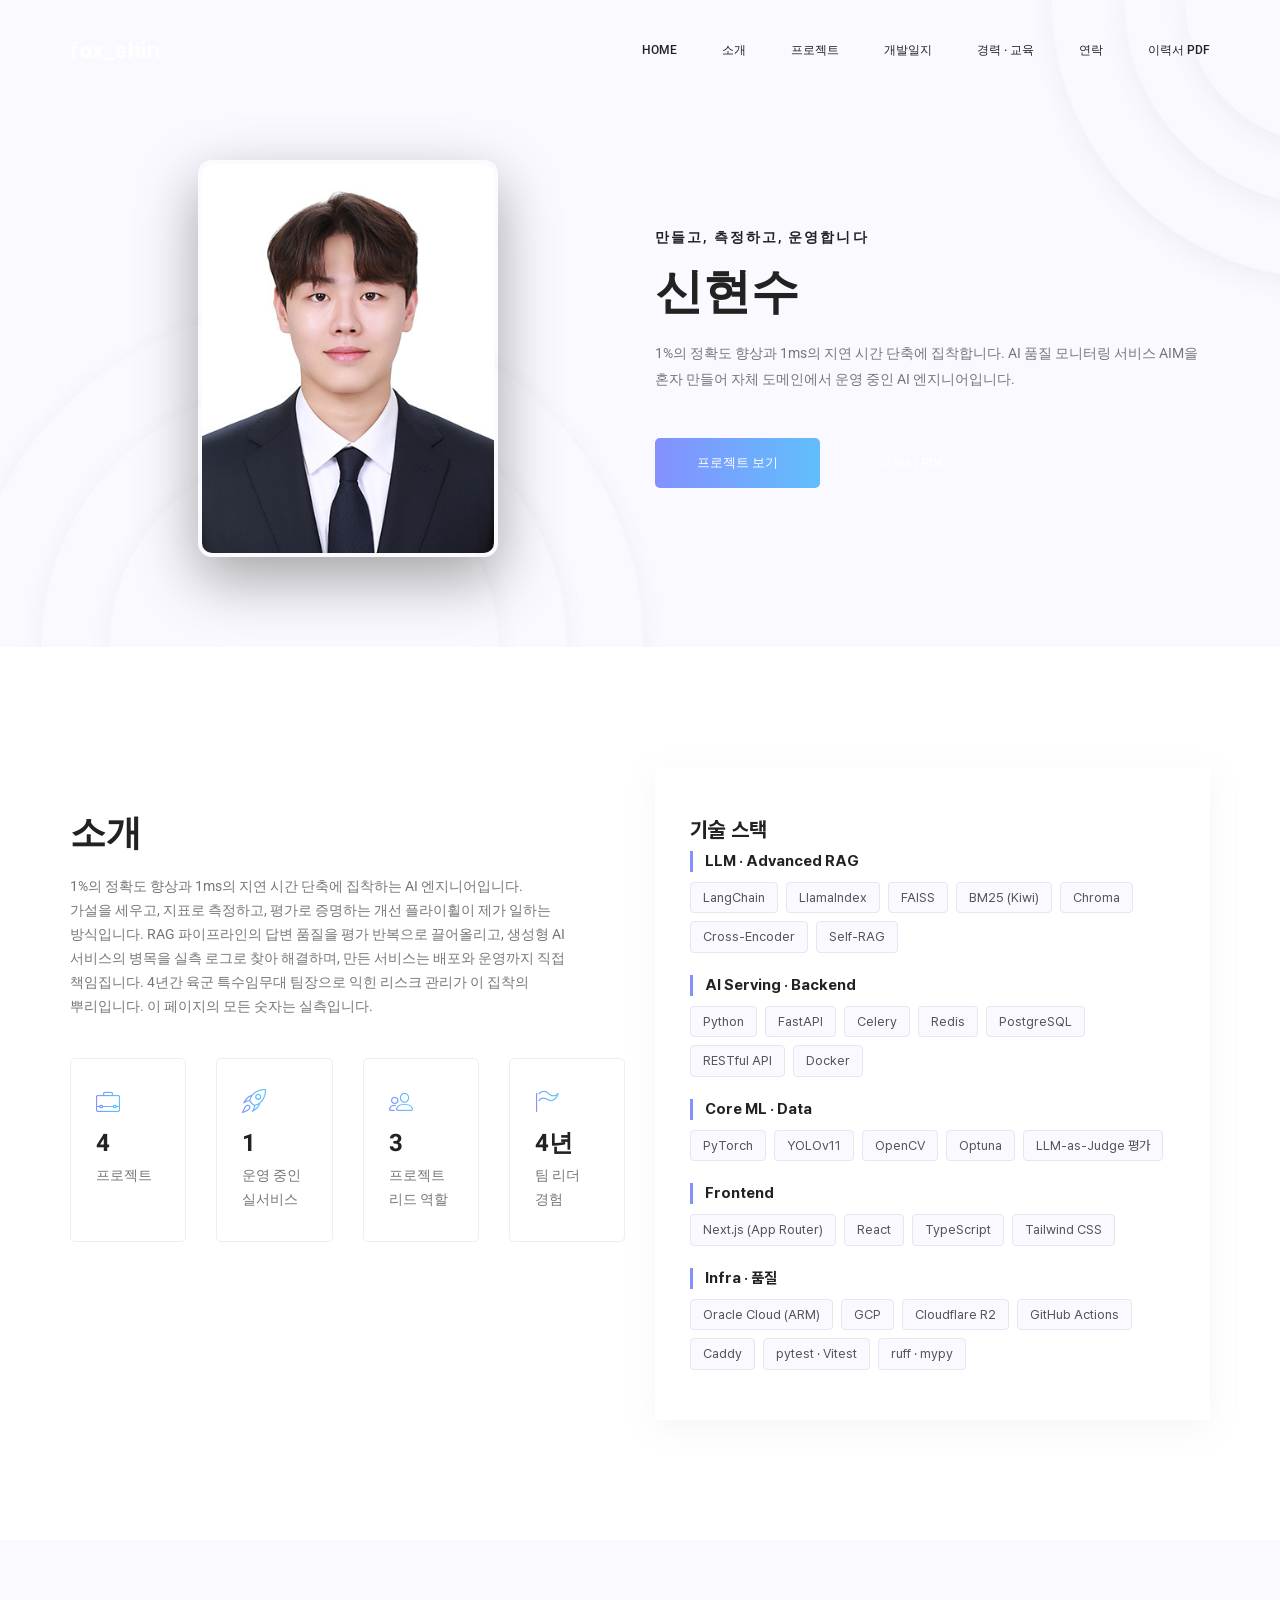
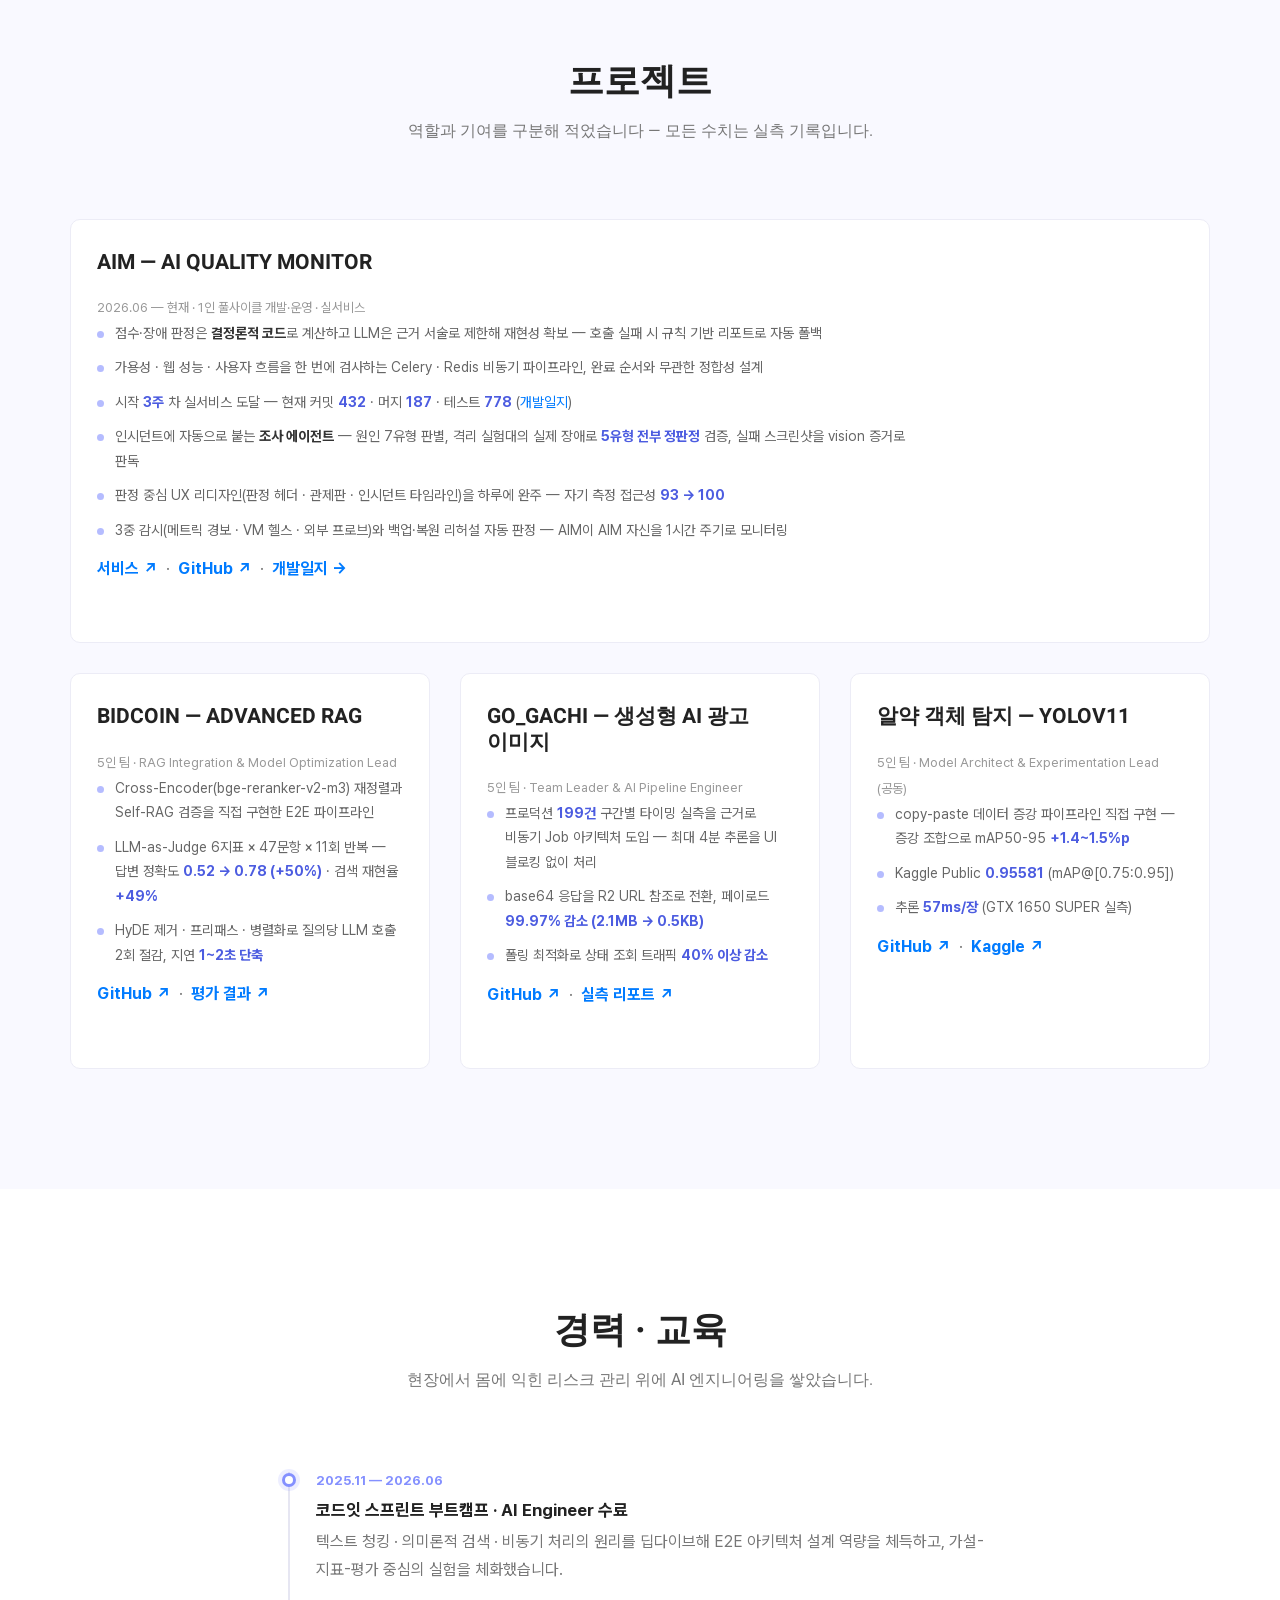
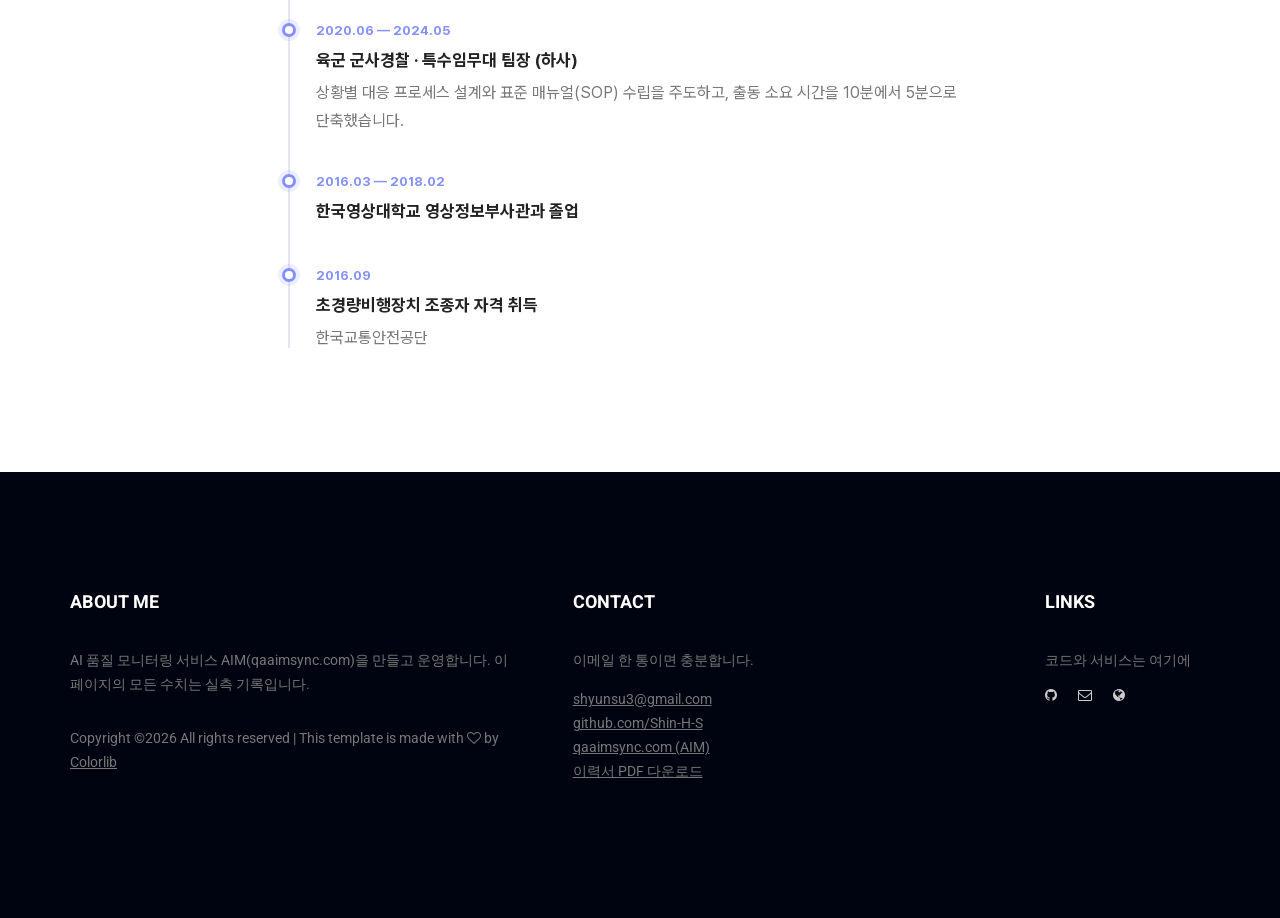
<file: index.html>
<!doctype html>
<html lang="ko">
    <head>
        <!-- Required meta tags -->
        <meta charset="utf-8">
        <meta name="viewport" content="width=device-width, initial-scale=1, shrink-to-fit=no">
        <link rel="icon" href="img/favicon.png" type="image/png">
        <title>신현수 — 이력서 · 포트폴리오</title>
        <meta name="description" content="AI 품질 모니터링 서비스 AIM을 만들고 운영하는 AI 엔지니어 신현수의 이력서 겸 포트폴리오. 모든 수치는 실측 기록입니다.">
        <meta property="og:type" content="website">
        <meta property="og:title" content="신현수 — 이력서 · 포트폴리오">
        <meta property="og:description" content="AI 품질 모니터링 서비스 AIM(qaaimsync.com)을 만들고 운영하는 AI 엔지니어. 1%의 정확도 향상과 1ms의 지연 시간 단축에 집착합니다.">
        <meta property="og:url" content="https://shin-h-s.github.io/">
        <meta property="og:locale" content="ko_KR">
        <meta property="og:image" content="https://shin-h-s.github.io/img/og-image.png">
        <meta property="og:image:width" content="1200">
        <meta property="og:image:height" content="630">
        <meta name="twitter:card" content="summary_large_image">
        <!-- Bootstrap CSS -->
        <link rel="stylesheet" href="css/bootstrap.css">
        <link rel="stylesheet" href="vendors/linericon/style.css">
        <link rel="stylesheet" href="css/font-awesome.min.css">
        <link rel="stylesheet" href="vendors/owl-carousel/owl.carousel.min.css">
        <link rel="stylesheet" href="vendors/lightbox/simpleLightbox.css">
        <link rel="stylesheet" href="vendors/nice-select/css/nice-select.css">
        <link rel="stylesheet" href="vendors/animate-css/animate.css">
        <link rel="stylesheet" href="vendors/flaticon/flaticon.css">
        <!-- main css -->
        <link rel="stylesheet" href="css/style.css">
        <link rel="stylesheet" href="css/responsive.css">
        <link rel="stylesheet" href="css/custom.css?v=7">
    </head>
    <body>
        
        <!--================Header Menu Area =================-->
        <header class="header_area">
            <div class="main_menu" id="mainNav">
            	<nav class="navbar navbar-expand-lg navbar-light">
					<div class="container box_1620">
						<!-- Brand and toggle get grouped for better mobile display -->
						<a class="navbar-brand logo_h brand-text" href="#">fox_shin</a>
						<button class="navbar-toggler" type="button" data-toggle="collapse" data-target="#navbarSupportedContent" aria-controls="navbarSupportedContent" aria-expanded="false" aria-label="Toggle navigation">
							<span class="icon-bar"></span>
							<span class="icon-bar"></span>
							<span class="icon-bar"></span>
						</button>
						<!-- Collect the nav links, forms, and other content for toggling -->
						<div class="collapse navbar-collapse offset" id="navbarSupportedContent">
							<ul class="nav navbar-nav menu_nav ml-auto">
								<li class="nav-item active"><a class="nav-link" href="#">Home</a></li>
								<li class="nav-item"><a class="nav-link" href="#about">소개</a></li>
								<li class="nav-item"><a class="nav-link" href="#projects">프로젝트</a></li>
								<li class="nav-item"><a class="nav-link" href="devlog.html">개발일지</a></li>
								<li class="nav-item"><a class="nav-link" href="#career">경력 · 교육</a></li>
								<li class="nav-item"><a class="nav-link" href="#contact">연락</a></li>
								<li class="nav-item"><a class="nav-link" href="resume.pdf" download="신현수_이력서.pdf">이력서 PDF</a></li>
							</ul>
							</div> 
					</div>
            	</nav>
            </div>
        </header>
        <!--================Header Menu Area =================-->
        
        <!--================Home Banner Area =================-->
        <section class="home_banner_area">
            <div class="banner_inner">
				<div class="container">
					<div class="row">
						<div class="col-lg-6">
							<div class="home_left_img">
								<img class="profile-photo" src="img/banner/profile.jpg" alt="신현수 증명사진" width="354" height="472">
							</div>
						</div>
						<div class="col-lg-6">
							<div class="banner_content">
								<h5>만들고, 측정하고, 운영합니다</h5>
								<h2>신현수</h2>
								<p>1%의 정확도 향상과 1ms의 지연 시간 단축에 집착합니다. AI 품질 모니터링 서비스 AIM을 혼자 만들어 자체 도메인에서 운영 중인 AI 엔지니어입니다.</p>
								<a class="banner_btn" href="#projects">프로젝트 보기</a> <a class="banner_btn btn_resume" href="resume.pdf" download="신현수_이력서.pdf">이력서 PDF</a>
							</div>
						</div>
					</div>
				</div>
            </div>
        </section>
        <!--================End Home Banner Area =================-->
        
        <!--================Welcome Area =================-->
        <section class="welcome_area p_120" id="about">
        	<div class="container">
        		<div class="row welcome_inner">
        			<div class="col-lg-6">
        				<div class="welcome_text">
        					<h4>소개</h4>
        					<p>1%의 정확도 향상과 1ms의 지연 시간 단축에 집착하는 AI 엔지니어입니다. 가설을 세우고, 지표로 측정하고, 평가로 증명하는 개선 플라이휠이 제가 일하는 방식입니다. RAG 파이프라인의 답변 품질을 평가 반복으로 끌어올리고, 생성형 AI 서비스의 병목을 실측 로그로 찾아 해결하며, 만든 서비스는 배포와 운영까지 직접 책임집니다. 4년간 육군 특수임무대 팀장으로 익힌 리스크 관리가 이 집착의 뿌리입니다. 이 페이지의 모든 숫자는 실측입니다.</p>
        					<div class="row">
        						<div class="col-md-3">
        							<div class="wel_item">
        								<i class="lnr lnr-briefcase"></i>
        								<h4>4</h4>
        								<p>프로젝트</p>
        							</div>
        						</div>
        						<div class="col-md-3">
        							<div class="wel_item">
        								<i class="lnr lnr-rocket"></i>
        								<h4>1</h4>
        								<p>운영 중인 실서비스</p>
        							</div>
        						</div>
        						<div class="col-md-3">
        							<div class="wel_item">
        								<i class="lnr lnr-users"></i>
        								<h4>3</h4>
        								<p>프로젝트 리드 역할</p>
        							</div>
        						</div>
        						<div class="col-md-3">
        							<div class="wel_item">
        								<i class="lnr lnr-flag"></i>
        								<h4>4년</h4>
        								<p>팀 리더 경험</p>
        							</div>
        						</div>
        					</div>
        				</div>
        			</div>
        			<div class="col-lg-6">
        				<div class="tools_expert">
        					<h3>기술 스택</h3>
        					<div class="skill_main">
								<div class="skill_item">
									<h4>LLM · Advanced RAG</h4>
									<div class="stack-tags"><span>LangChain</span><span>LlamaIndex</span><span>FAISS</span><span>BM25 (Kiwi)</span><span>Chroma</span><span>Cross-Encoder</span><span>Self-RAG</span></div>
								</div>
								<div class="skill_item">
									<h4>AI Serving · Backend</h4>
									<div class="stack-tags"><span>Python</span><span>FastAPI</span><span>Celery</span><span>Redis</span><span>PostgreSQL</span><span>RESTful API</span><span>Docker</span></div>
								</div>
								<div class="skill_item">
									<h4>Core ML · Data</h4>
									<div class="stack-tags"><span>PyTorch</span><span>YOLOv11</span><span>OpenCV</span><span>Optuna</span><span>LLM-as-Judge 평가</span></div>
								</div>
								<div class="skill_item">
									<h4>Frontend</h4>
									<div class="stack-tags"><span>Next.js (App Router)</span><span>React</span><span>TypeScript</span><span>Tailwind CSS</span></div>
								</div>
								<div class="skill_item">
									<h4>Infra · 품질</h4>
									<div class="stack-tags"><span>Oracle Cloud (ARM)</span><span>GCP</span><span>Cloudflare R2</span><span>GitHub Actions</span><span>Caddy</span><span>pytest · Vitest</span><span>ruff · mypy</span></div>
								</div>
							</div>
        				</div>
        			</div>
        		</div>
        	</div>
        </section>
        <!--================End Welcome Area =================-->
        
        <!--================Feature Area =================-->
        <section class="feature_area p_120" id="projects">
        	<div class="container">
        		<div class="main_title">
        			<h2>프로젝트</h2>
        			<p>역할과 기여를 구분해 적었습니다 — 모든 수치는 실측 기록입니다.</p>
        		</div>
        		<div class="feature_inner row">
        			<div class="col-12">
        				<div class="feature_item aim_feature">
        					<h4>AIM — AI Quality Monitor</h4>
        					<p class="fmeta">2026.06 — 현재 · 1인 풀사이클 개발·운영 · 실서비스</p>
        					<ul class="fbullets">
        						<li>점수·장애 판정은 <b>결정론적 코드</b>로 계산하고 LLM은 근거 서술로 제한해 재현성 확보 — 호출 실패 시 규칙 기반 리포트로 자동 폴백</li>
        						<li>가용성 · 웹 성능 · 사용자 흐름을 한 번에 검사하는 Celery · Redis 비동기 파이프라인, 완료 순서와 무관한 정합성 설계</li>
        						<li>시작 <span class="metric">3주</span> 차 실서비스 도달 — 현재 커밋 <span class="metric">432</span> · 머지 <span class="metric">187</span> · 테스트 <span class="metric">778</span> (<a href="devlog.html">개발일지</a>)</li>
        						<li>인시던트에 자동으로 붙는 <b>조사 에이전트</b> — 원인 7유형 판별, 격리 실험대의 실제 장애로 <span class="metric">5유형 전부 정판정</span> 검증, 실패 스크린샷을 vision 증거로 판독</li>
        						<li>판정 중심 UX 리디자인(판정 헤더 · 관제판 · 인시던트 타임라인)을 하루에 완주 — 자기 측정 접근성 <span class="metric">93 → 100</span></li>
        						<li>3중 감시(메트릭 경보 · VM 헬스 · 외부 프로브)와 백업·복원 리허설 자동 판정 — AIM이 AIM 자신을 1시간 주기로 모니터링</li>
        					</ul>
        					<p class="plinks"><a href="https://qaaimsync.com" target="_blank" rel="noopener">서비스 ↗</a> &nbsp;·&nbsp; <a href="https://github.com/Shin-H-S/AIM" target="_blank" rel="noopener">GitHub ↗</a> &nbsp;·&nbsp; <a href="devlog.html">개발일지 →</a></p>
        				</div>
        			</div>
        			<div class="col-lg-4">
        				<div class="feature_item team_card">
        					<h4>Bidcoin — Advanced RAG</h4>
        					<p class="fmeta">5인 팀 · RAG Integration &amp; Model Optimization Lead</p>
        					<ul class="fbullets">
        						<li>Cross-Encoder(bge-reranker-v2-m3) 재정렬과 Self-RAG 검증을 직접 구현한 E2E 파이프라인</li>
        						<li>LLM-as-Judge 6지표 × 47문항 × 11회 반복 — 답변 정확도 <span class="metric">0.52 → 0.78 (+50%)</span> · 검색 재현율 <span class="metric">+49%</span></li>
        						<li>HyDE 제거 · 프리패스 · 병렬화로 질의당 LLM 호출 2회 절감, 지연 <span class="metric">1~2초 단축</span></li>
        					</ul>
        					<p class="plinks"><a href="https://github.com/BidMind/Bidcoin" target="_blank" rel="noopener">GitHub ↗</a> &nbsp;·&nbsp; <a href="https://github.com/BidMind/Bidcoin/tree/main/src/results" target="_blank" rel="noopener">평가 결과 ↗</a></p>
        				</div>
        			</div>
        			<div class="col-lg-4">
        				<div class="feature_item team_card">
        					<h4>Go_Gachi — 생성형 AI 광고 이미지</h4>
        					<p class="fmeta">5인 팀 · Team Leader &amp; AI Pipeline Engineer</p>
        					<ul class="fbullets">
        						<li>프로덕션 <span class="metric">199건</span> 구간별 타이밍 실측을 근거로 비동기 Job 아키텍처 도입 — 최대 4분 추론을 UI 블로킹 없이 처리</li>
        						<li>base64 응답을 R2 URL 참조로 전환, 페이로드 <span class="metric">99.97% 감소 (2.1MB → 0.5KB)</span></li>
        						<li>폴링 최적화로 상태 조회 트래픽 <span class="metric">40% 이상 감소</span></li>
        					</ul>
        					<p class="plinks"><a href="https://github.com/Shin-H-S/Go_Gachi" target="_blank" rel="noopener">GitHub ↗</a> &nbsp;·&nbsp; <a href="https://github.com/Shin-H-S/Go_Gachi/tree/main/docs" target="_blank" rel="noopener">실측 리포트 ↗</a></p>
        				</div>
        			</div>
        			<div class="col-lg-4">
        				<div class="feature_item team_card">
        					<h4>알약 객체 탐지 — YOLOv11</h4>
        					<p class="fmeta">5인 팀 · Model Architect &amp; Experimentation Lead (공동)</p>
        					<ul class="fbullets">
        						<li>copy-paste 데이터 증강 파이프라인 직접 구현 — 증강 조합으로 mAP50-95 <span class="metric">+1.4~1.5%p</span></li>
        						<li>Kaggle Public <span class="metric">0.95581</span> (mAP@[0.75:0.95])</li>
        						<li>추론 <span class="metric">57ms/장</span> (GTX 1650 SUPER 실측)</li>
        					</ul>
        					<p class="plinks"><a href="https://github.com/Shin-H-S/Code_it-Basic-Project" target="_blank" rel="noopener">GitHub ↗</a> &nbsp;·&nbsp; <a href="https://www.kaggle.com/competitions/ai-07-object-detection" target="_blank" rel="noopener">Kaggle ↗</a></p>
        				</div>
        			</div>
        		</div>
        	</div>
        </section>
        <!--================End Feature Area =================-->
        
        
        
        
        
        <!--================Latest Blog Area =================-->
        <section class="latest_blog_area p_120" id="career">
        	<div class="container">
        		<div class="main_title">
        			<h2>경력 · 교육</h2>
        			<p>현장에서 몸에 익힌 리스크 관리 위에 AI 엔지니어링을 쌓았습니다.</p>
        		</div>
        		<div class="timeline">
        			<div class="timeline_item">
        				<div class="timeline_date">2025.11 — 2026.06</div>
        				<h4>코드잇 스프린트 부트캠프 · AI Engineer 수료</h4>
        				<p>텍스트 청킹 · 의미론적 검색 · 비동기 처리의 원리를 딥다이브해 E2E 아키텍처 설계 역량을 체득하고, 가설-지표-평가 중심의 실험을 체화했습니다.</p>
        			</div>
        			<div class="timeline_item">
        				<div class="timeline_date">2020.06 — 2024.05</div>
        				<h4>육군 군사경찰 · 특수임무대 팀장 (하사)</h4>
        				<p>상황별 대응 프로세스 설계와 표준 매뉴얼(SOP) 수립을 주도하고, 출동 소요 시간을 10분에서 5분으로 단축했습니다.</p>
        			</div>
        			<div class="timeline_item">
        				<div class="timeline_date">2016.03 — 2018.02</div>
        				<h4>한국영상대학교 영상정보부사관과 졸업</h4>
        			</div>
        			<div class="timeline_item">
        				<div class="timeline_date">2016.09</div>
        				<h4>초경량비행장치 조종자 자격 취득</h4>
        				<p>한국교통안전공단</p>
        			</div>
        		</div>
        	</div>
        </section>
        <!--================End Latest Blog Area =================-->
        
        <!--================Footer Area =================-->
        <footer class="footer_area p_120" id="contact">
        	<div class="container">
        		<div class="row footer_inner">
        			<div class="col-lg-5 col-sm-6">
        				<aside class="f_widget ab_widget">
        					<div class="f_title">
        						<h3>About Me</h3>
        					</div>
        					<p>AI 품질 모니터링 서비스 AIM(qaaimsync.com)을 만들고 운영합니다. 이 페이지의 모든 수치는 실측 기록입니다.</p>
        					<p><!-- Link back to Colorlib can't be removed. Template is licensed under CC BY 3.0. -->
Copyright &copy;<script>document.write(new Date().getFullYear());</script> All rights reserved | This template is made with <i class="fa fa-heart-o" aria-hidden="true"></i> by <a href="https://colorlib.com" target="_blank">Colorlib</a>
<!-- Link back to Colorlib can't be removed. Template is licensed under CC BY 3.0. -->
</p>
        				</aside>
        			</div>
        			<div class="col-lg-5 col-sm-6">
        				<aside class="f_widget news_widget">
        					<div class="f_title">
        						<h3>Contact</h3>
        					</div>
        					<p>이메일 한 통이면 충분합니다.</p>
        					<p><a href="mailto:shyunsu3@gmail.com">shyunsu3@gmail.com</a><br>
        					<a href="https://github.com/Shin-H-S" target="_blank" rel="noopener">github.com/Shin-H-S</a><br>
        					<a href="https://qaaimsync.com" target="_blank" rel="noopener">qaaimsync.com (AIM)</a><br>
        					<a href="resume.pdf" download="신현수_이력서.pdf">이력서 PDF 다운로드</a></p>
        				</aside>
        			</div>
        			<div class="col-lg-2">
        				<aside class="f_widget social_widget">
        					<div class="f_title">
        						<h3>Links</h3>
        					</div>
        					<p>코드와 서비스는 여기에</p>
        					<ul class="list">
        						<li><a href="https://github.com/Shin-H-S" target="_blank" rel="noopener" aria-label="GitHub"><i class="fa fa-github"></i></a></li>
        						<li><a href="mailto:shyunsu3@gmail.com" aria-label="이메일"><i class="fa fa-envelope-o"></i></a></li>
        						<li><a href="https://qaaimsync.com" target="_blank" rel="noopener" aria-label="AIM 서비스"><i class="fa fa-globe"></i></a></li>
        						
        					</ul>
        				</aside>
        			</div>
        		</div>
        	</div>
        </footer>
        <!--================End Footer Area =================-->
        
        
        
        
        
        <!-- Optional JavaScript -->
        <!-- jQuery first, then Popper.js, then Bootstrap JS -->
        <script src="js/jquery-3.2.1.min.js"></script>
        <script src="js/popper.js"></script>
        <script src="js/bootstrap.min.js"></script>
        <script src="js/stellar.js"></script>
        <script src="vendors/lightbox/simpleLightbox.min.js"></script>
        <script src="vendors/nice-select/js/jquery.nice-select.min.js"></script>
        <script src="vendors/isotope/imagesloaded.pkgd.min.js"></script>
        <script src="vendors/isotope/isotope-min.js"></script>
        <script src="vendors/owl-carousel/owl.carousel.min.js"></script>
        
        <script src="vendors/counter-up/jquery.waypoints.min.js"></script>
        <script src="vendors/counter-up/jquery.counterup.min.js"></script>
        
        
        
        
        <script src="js/theme.js"></script>
    </body>
</html>
</file>
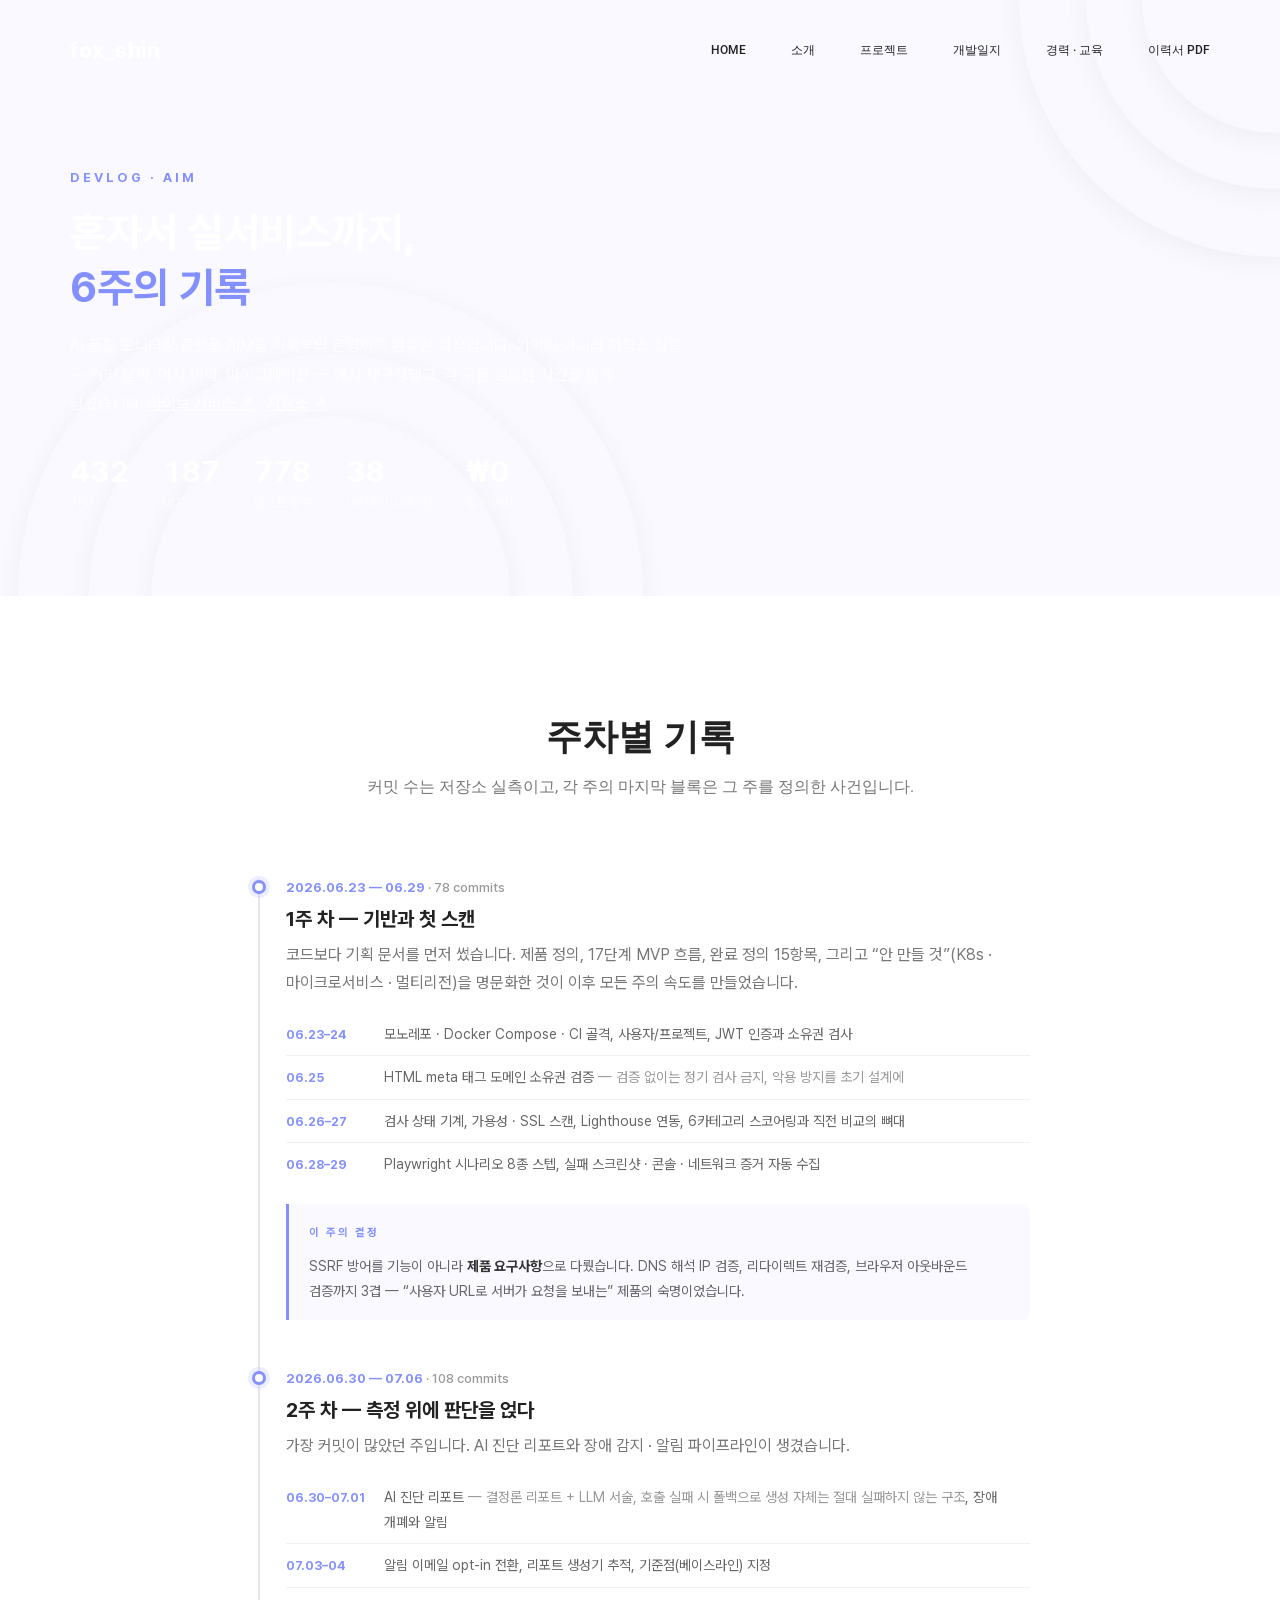
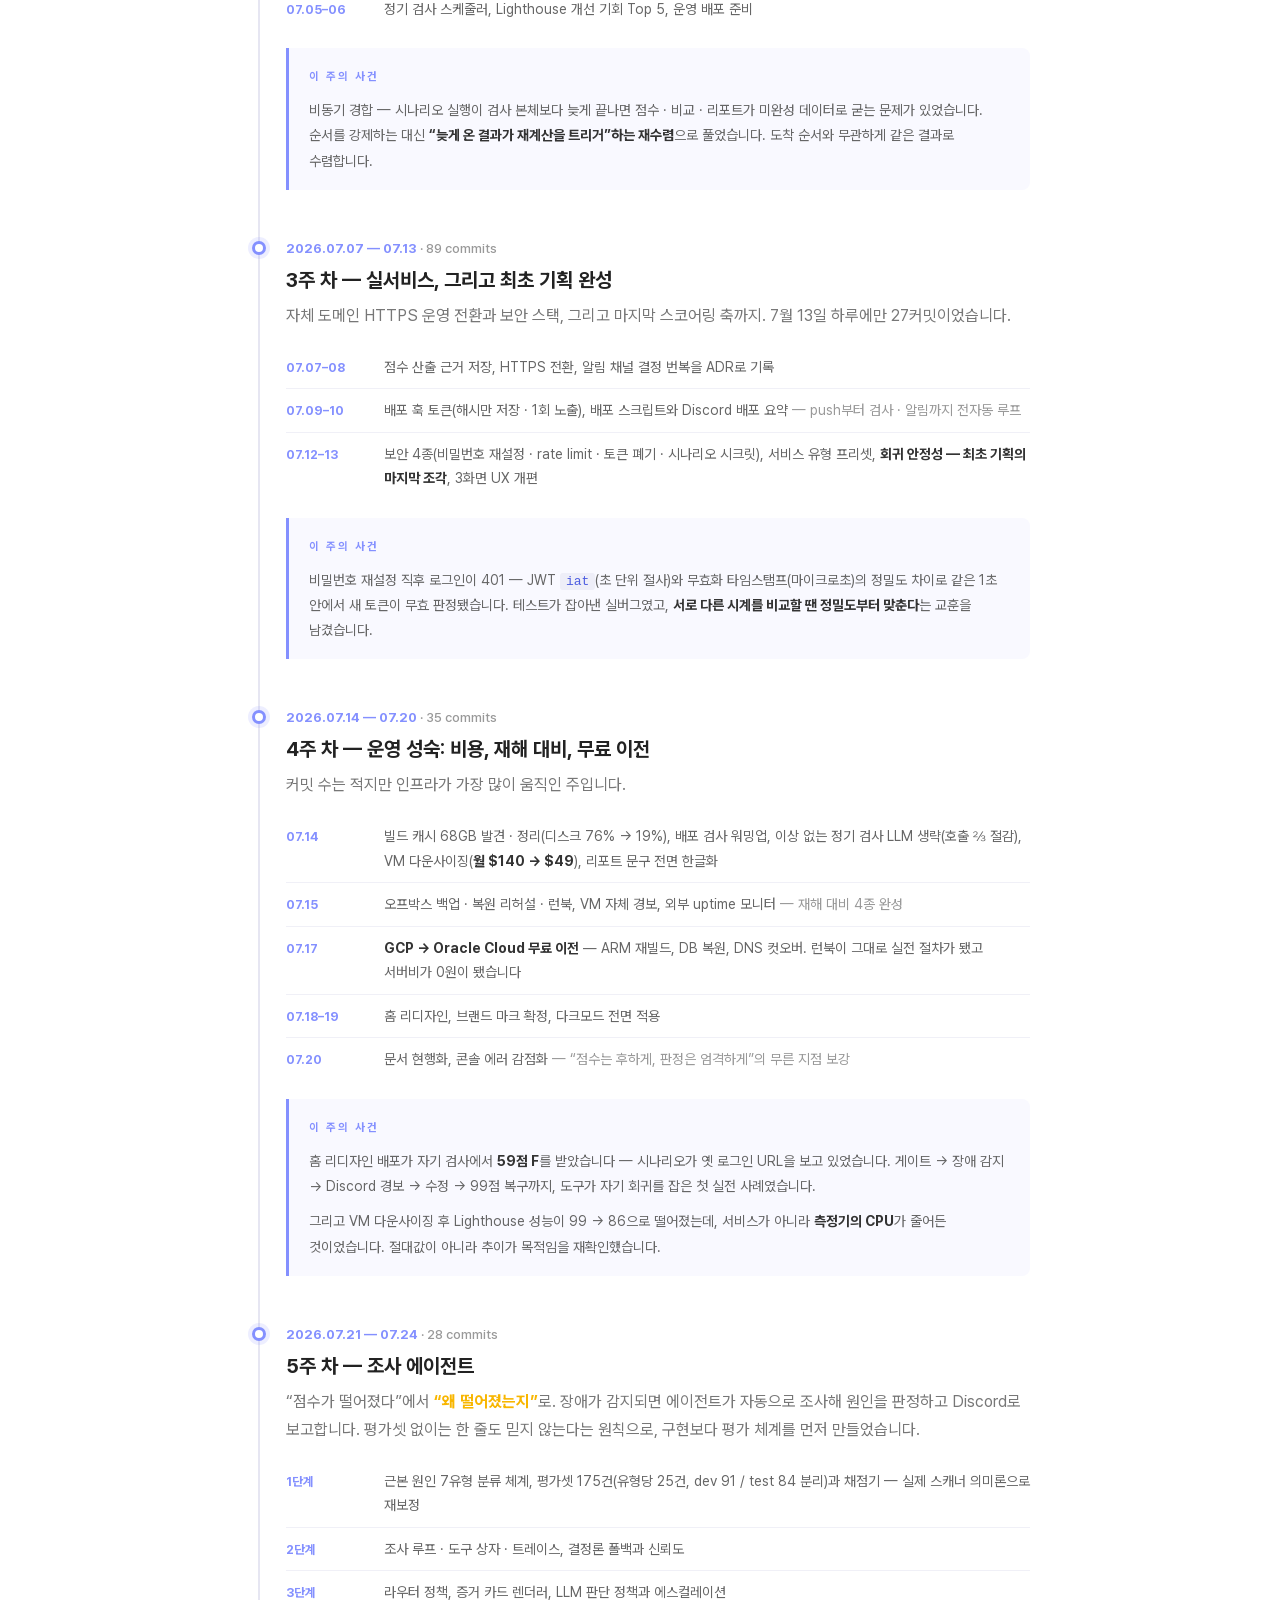
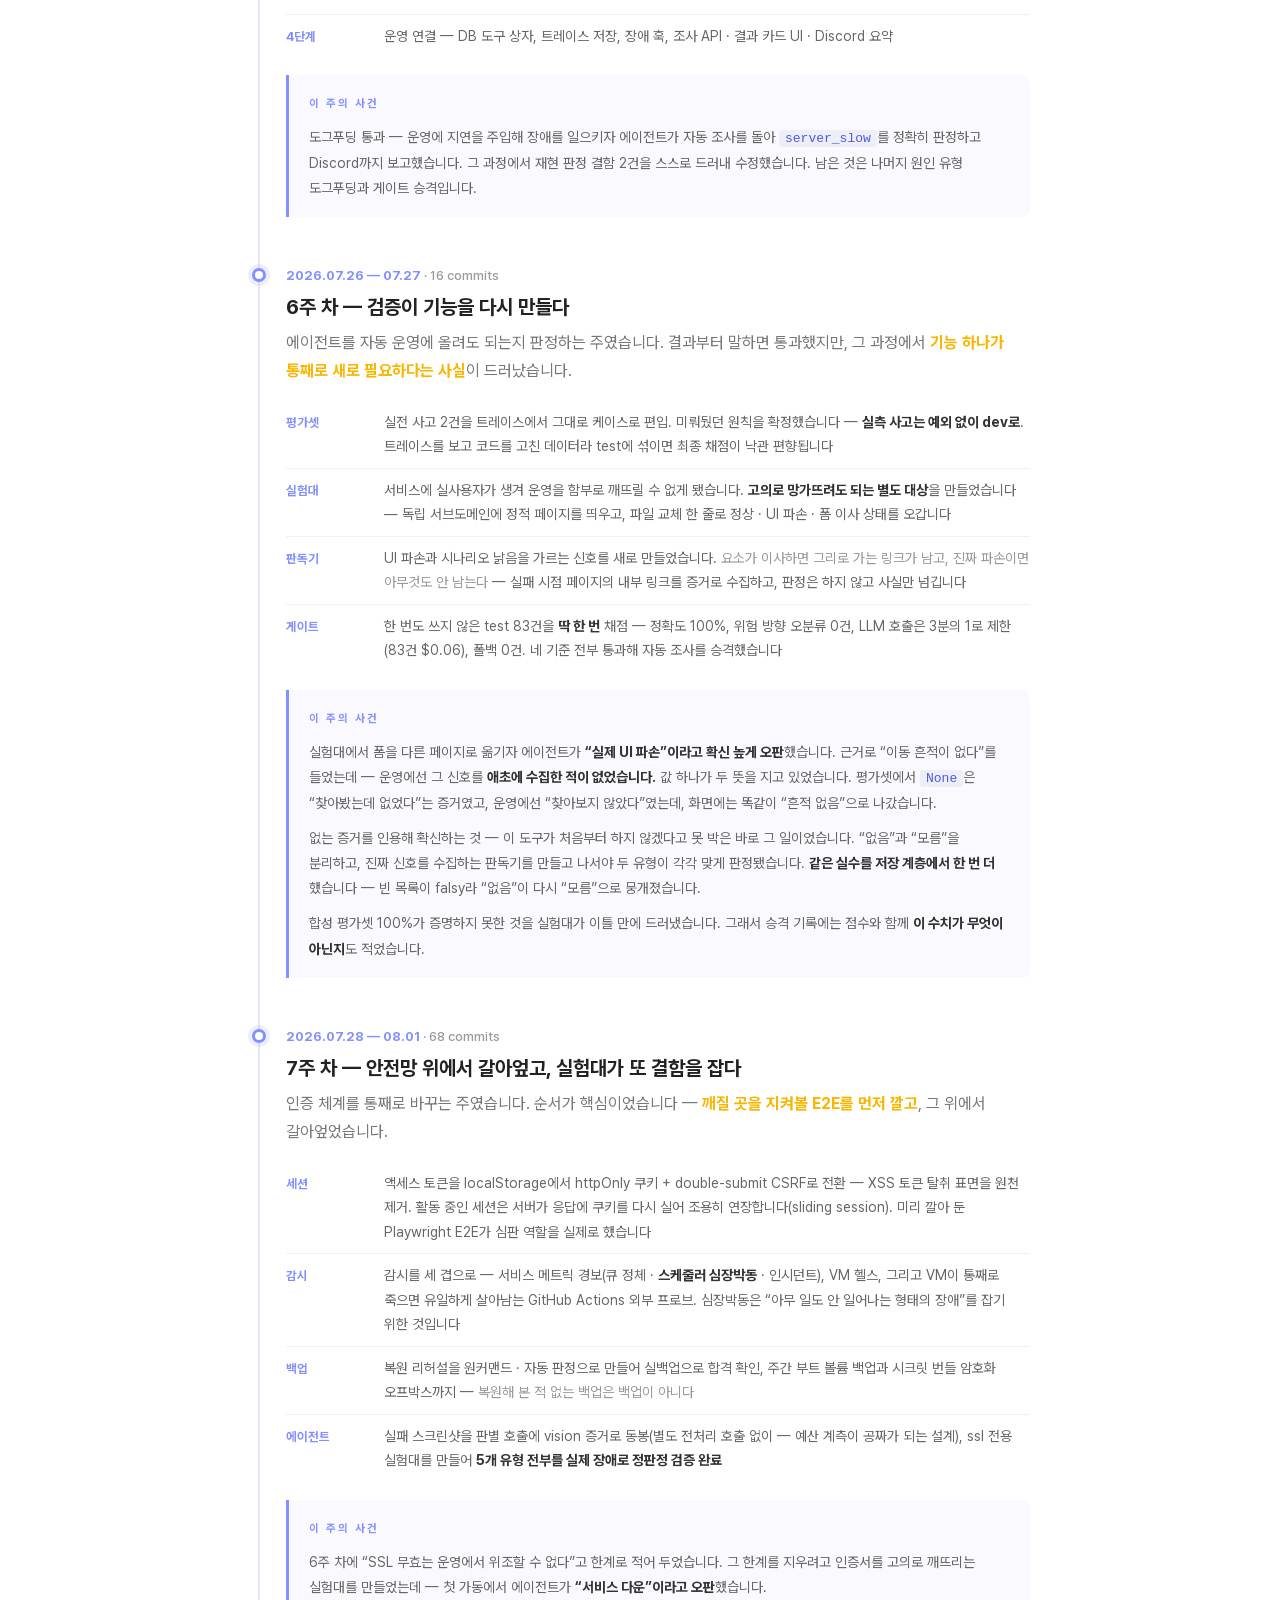
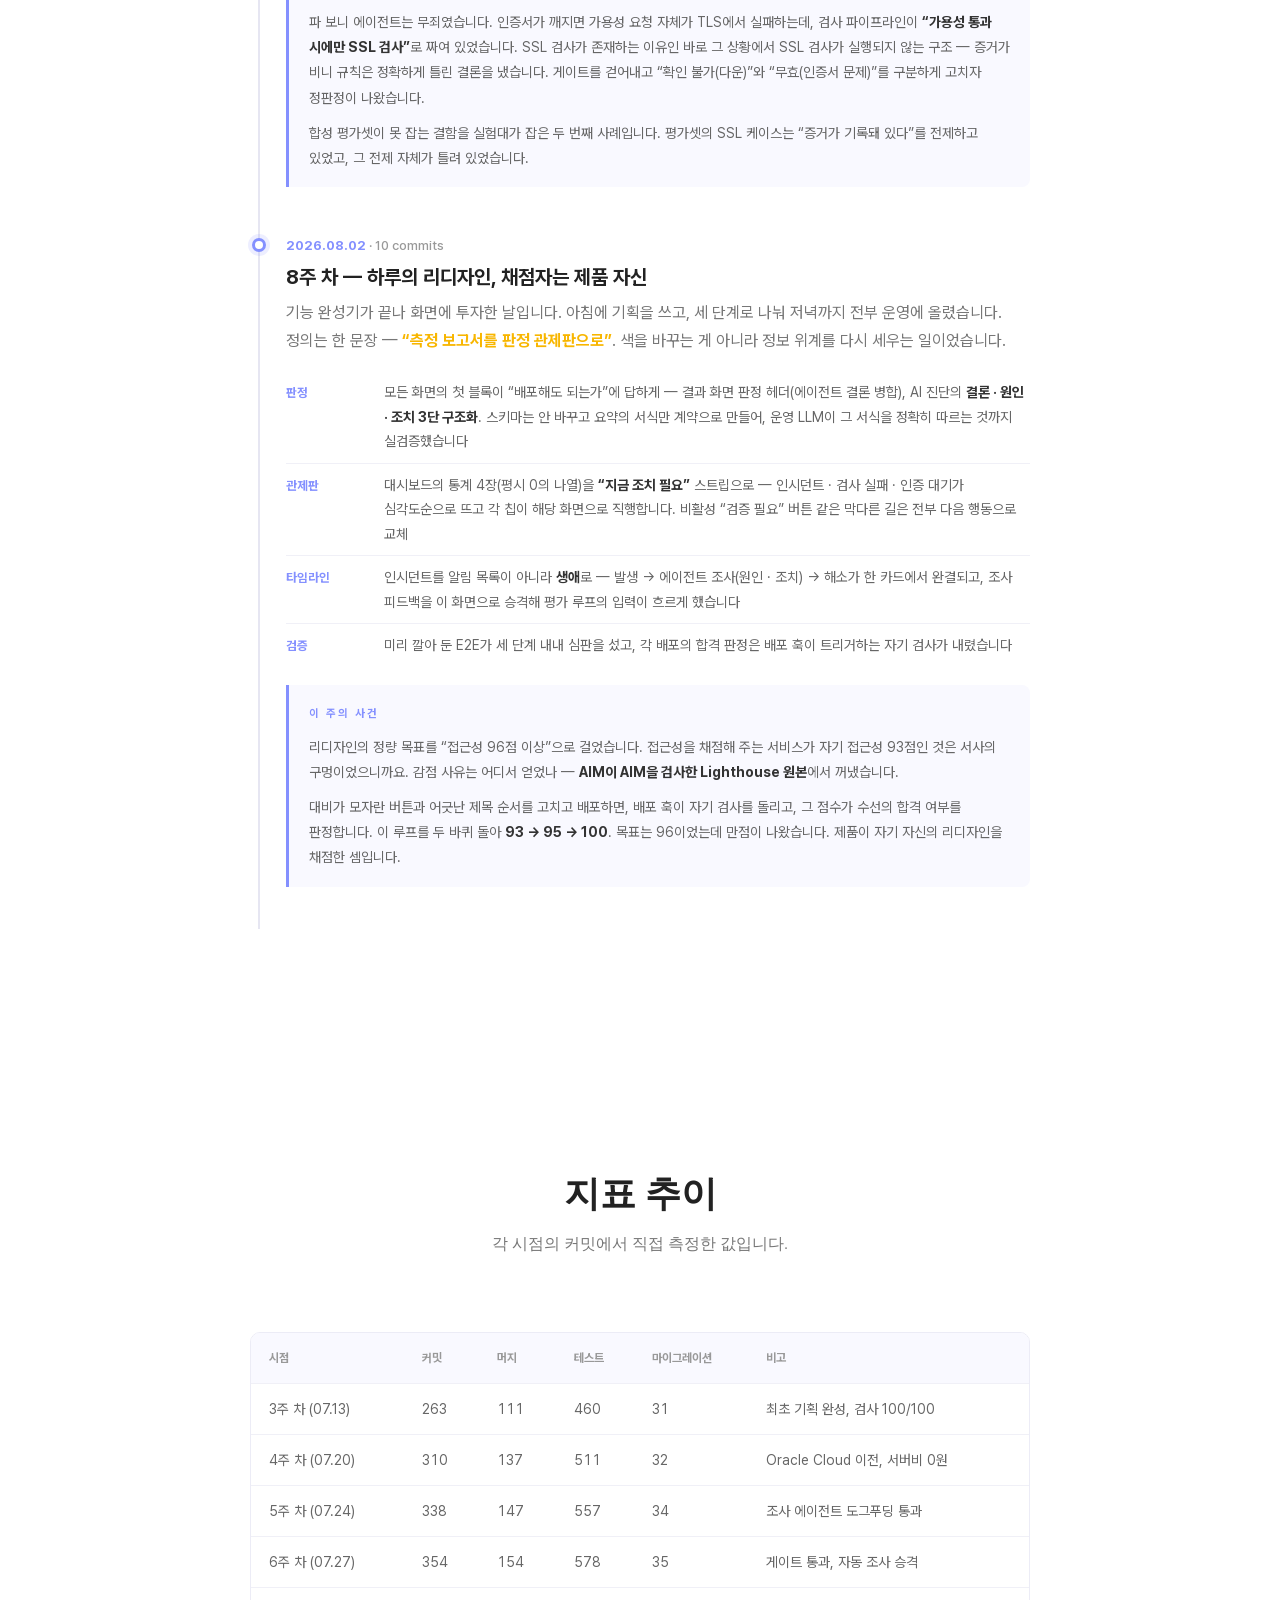
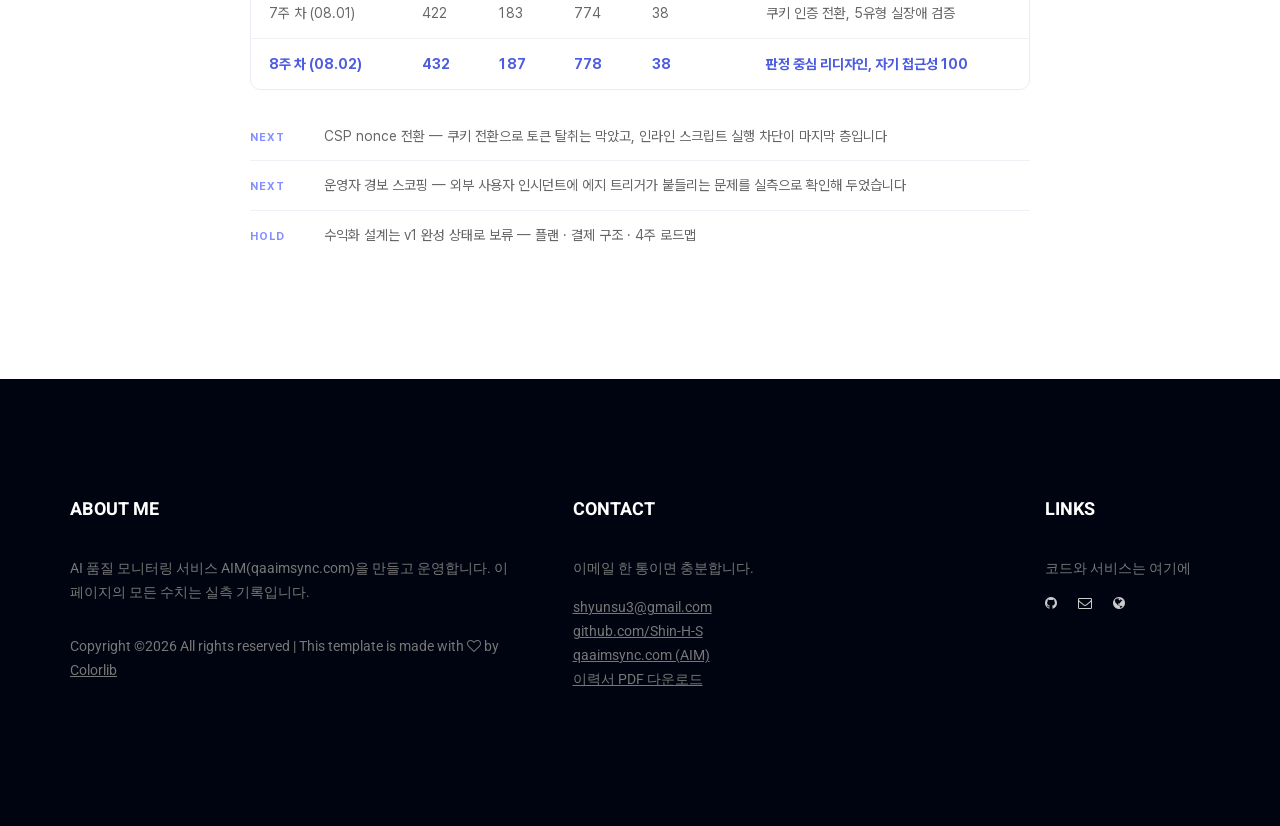
<file: devlog.html>
<!doctype html>
<html lang="ko">
    <head>
        <!-- Required meta tags -->
        <meta charset="utf-8">
        <meta name="viewport" content="width=device-width, initial-scale=1, shrink-to-fit=no">
        <link rel="icon" href="img/favicon.png" type="image/png">
        <title>개발일지 — AIM 8주의 기록 | 신현수</title>
        <meta name="description" content="AI 품질 모니터링 서비스 AIM을 기획부터 실서비스 운영까지 완주한 8주의 기록. 저장소 실측(커밋·머지·마이그레이션)으로 재구성한 개발일지입니다.">
        <meta property="og:type" content="article">
        <meta property="og:title" content="개발일지 — AIM 8주의 기록">
        <meta property="og:description" content="혼자서 기획부터 실서비스 운영까지. 커밋 432 · 머지 187 · 테스트 778, 그리고 각 주를 정의한 사건들.">
        <meta property="og:url" content="https://shin-h-s.github.io/devlog.html">
        <meta property="og:locale" content="ko_KR">
        <meta property="og:image" content="https://shin-h-s.github.io/img/og-image.png">
        <meta property="og:image:width" content="1200">
        <meta property="og:image:height" content="630">
        <meta name="twitter:card" content="summary_large_image">
        <!-- Bootstrap CSS -->
        <link rel="stylesheet" href="css/bootstrap.css">
        <link rel="stylesheet" href="vendors/linericon/style.css">
        <link rel="stylesheet" href="css/font-awesome.min.css">
        <link rel="stylesheet" href="vendors/owl-carousel/owl.carousel.min.css">
        <link rel="stylesheet" href="vendors/lightbox/simpleLightbox.css">
        <link rel="stylesheet" href="vendors/nice-select/css/nice-select.css">
        <link rel="stylesheet" href="vendors/animate-css/animate.css">
        <link rel="stylesheet" href="vendors/flaticon/flaticon.css">
        <!-- main css -->
        <link rel="stylesheet" href="css/style.css">
        <link rel="stylesheet" href="css/responsive.css">
        <link rel="stylesheet" href="css/custom.css?v=7">
    </head>
    <body>

        <!--================Header Menu Area =================-->
        <header class="header_area">
            <div class="main_menu" id="mainNav">
            	<nav class="navbar navbar-expand-lg navbar-light">
					<div class="container box_1620">
						<!-- Brand and toggle get grouped for better mobile display -->
						<a class="navbar-brand logo_h brand-text" href="index.html">fox_shin</a>
						<button class="navbar-toggler" type="button" data-toggle="collapse" data-target="#navbarSupportedContent" aria-controls="navbarSupportedContent" aria-expanded="false" aria-label="Toggle navigation">
							<span class="icon-bar"></span>
							<span class="icon-bar"></span>
							<span class="icon-bar"></span>
						</button>
						<!-- Collect the nav links, forms, and other content for toggling -->
						<div class="collapse navbar-collapse offset" id="navbarSupportedContent">
							<ul class="nav navbar-nav menu_nav ml-auto">
								<li class="nav-item"><a class="nav-link" href="index.html">Home</a></li>
								<li class="nav-item"><a class="nav-link" href="index.html#about">소개</a></li>
								<li class="nav-item"><a class="nav-link" href="index.html#projects">프로젝트</a></li>
								<li class="nav-item active"><a class="nav-link" href="devlog.html">개발일지</a></li>
								<li class="nav-item"><a class="nav-link" href="index.html#career">경력 · 교육</a></li>
								<li class="nav-item"><a class="nav-link" href="resume.pdf" download="신현수_이력서.pdf">이력서 PDF</a></li>
							</ul>
							</div>
					</div>
            	</nav>
            </div>
        </header>
        <!--================Header Menu Area =================-->

        <!--================Devlog Banner Area =================-->
        <section class="devlog_banner">
            <div class="banner_inner">
				<div class="container">
					<div class="dl_label">Devlog · AIM</div>
					<h1>혼자서 실서비스까지,<br><span class="accent">6주의 기록</span></h1>
					<p class="dl_sub">AI 품질 모니터링 플랫폼 AIM을 기획부터 운영까지 완주한 과정입니다. 기억이 아니라 저장소 실측 — 커밋 날짜, 머지 이력, 마이그레이션 — 에서 재구성했고, 각 주를 정의한 사건을 함께 남겼습니다. <a href="https://qaaimsync.com" target="_blank" rel="noopener">라이브 서비스 ↗</a> · <a href="https://github.com/Shin-H-S/AIM" target="_blank" rel="noopener">저장소 ↗</a></p>
					<div class="devlog_stats">
						<div class="dl_stat"><b>432</b><span>커밋</span></div>
						<div class="dl_stat"><b>187</b><span>머지</span></div>
						<div class="dl_stat"><b>778</b><span>테스트 함수</span></div>
						<div class="dl_stat"><b>38</b><span>DB 마이그레이션</span></div>
						<div class="dl_stat"><b>₩0</b><span>월 서버비</span></div>
					</div>
				</div>
            </div>
        </section>
        <!--================End Devlog Banner Area =================-->

        <!--================Devlog Timeline Area =================-->
        <section class="latest_blog_area p_120 devlog_area">
        	<div class="container">
        		<div class="main_title">
        			<h2>주차별 기록</h2>
        			<p>커밋 수는 저장소 실측이고, 각 주의 마지막 블록은 그 주를 정의한 사건입니다.</p>
        		</div>
        		<div class="timeline">

        			<div class="timeline_item">
        				<div class="devlog_range">2026.06.23 — 06.29 <span class="commits">· 78 commits</span></div>
        				<h4>1주 차 — 기반과 첫 스캔</h4>
        				<p>코드보다 기획 문서를 먼저 썼습니다. 제품 정의, 17단계 MVP 흐름, 완료 정의 15항목, 그리고 &ldquo;안 만들 것&rdquo;(K8s · 마이크로서비스 · 멀티리전)을 명문화한 것이 이후 모든 주의 속도를 만들었습니다.</p>
        				<ul class="devlog_days">
        					<li><span class="d">06.23–24</span><span class="t">모노레포 · Docker Compose · CI 골격, 사용자/프로젝트, JWT 인증과 소유권 검사</span></li>
        					<li><span class="d">06.25</span><span class="t">HTML meta 태그 도메인 소유권 검증 <span class="dim">— 검증 없이는 정기 검사 금지, 악용 방지를 초기 설계에</span></span></li>
        					<li><span class="d">06.26–27</span><span class="t">검사 상태 기계, 가용성 · SSL 스캔, Lighthouse 연동, 6카테고리 스코어링과 직전 비교의 뼈대</span></li>
        					<li><span class="d">06.28–29</span><span class="t">Playwright 시나리오 8종 스텝, 실패 스크린샷 · 콘솔 · 네트워크 증거 자동 수집</span></li>
        				</ul>
        				<div class="devlog_incident">
        					<div class="i_label">이 주의 결정</div>
        					<p>SSRF 방어를 기능이 아니라 <b>제품 요구사항</b>으로 다뤘습니다. DNS 해석 IP 검증, 리다이렉트 재검증, 브라우저 아웃바운드 검증까지 3겹 — &ldquo;사용자 URL로 서버가 요청을 보내는&rdquo; 제품의 숙명이었습니다.</p>
        				</div>
        			</div>

        			<div class="timeline_item">
        				<div class="devlog_range">2026.06.30 — 07.06 <span class="commits">· 108 commits</span></div>
        				<h4>2주 차 — 측정 위에 판단을 얹다</h4>
        				<p>가장 커밋이 많았던 주입니다. AI 진단 리포트와 장애 감지 · 알림 파이프라인이 생겼습니다.</p>
        				<ul class="devlog_days">
        					<li><span class="d">06.30–07.01</span><span class="t">AI 진단 리포트 <span class="dim">— 결정론 리포트 + LLM 서술, 호출 실패 시 폴백으로 생성 자체는 절대 실패하지 않는 구조</span>, 장애 개폐와 알림</span></li>
        					<li><span class="d">07.03–04</span><span class="t">알림 이메일 opt-in 전환, 리포트 생성기 추적, 기준점(베이스라인) 지정</span></li>
        					<li><span class="d">07.05–06</span><span class="t">정기 검사 스케줄러, Lighthouse 개선 기회 Top 5, 운영 배포 준비</span></li>
        				</ul>
        				<div class="devlog_incident">
        					<div class="i_label">이 주의 사건</div>
        					<p>비동기 경합 — 시나리오 실행이 검사 본체보다 늦게 끝나면 점수 · 비교 · 리포트가 미완성 데이터로 굳는 문제가 있었습니다. 순서를 강제하는 대신 <b>&ldquo;늦게 온 결과가 재계산을 트리거&rdquo;하는 재수렴</b>으로 풀었습니다. 도착 순서와 무관하게 같은 결과로 수렴합니다.</p>
        				</div>
        			</div>

        			<div class="timeline_item">
        				<div class="devlog_range">2026.07.07 — 07.13 <span class="commits">· 89 commits</span></div>
        				<h4>3주 차 — 실서비스, 그리고 최초 기획 완성</h4>
        				<p>자체 도메인 HTTPS 운영 전환과 보안 스택, 그리고 마지막 스코어링 축까지. 7월 13일 하루에만 27커밋이었습니다.</p>
        				<ul class="devlog_days">
        					<li><span class="d">07.07–08</span><span class="t">점수 산출 근거 저장, HTTPS 전환, 알림 채널 결정 번복을 ADR로 기록</span></li>
        					<li><span class="d">07.09–10</span><span class="t">배포 훅 토큰(해시만 저장 · 1회 노출), 배포 스크립트와 Discord 배포 요약 <span class="dim">— push부터 검사 · 알림까지 전자동 루프</span></span></li>
        					<li><span class="d">07.12–13</span><span class="t">보안 4종(비밀번호 재설정 · rate limit · 토큰 폐기 · 시나리오 시크릿), 서비스 유형 프리셋, <b>회귀 안정성 — 최초 기획의 마지막 조각</b>, 3화면 UX 개편</span></li>
        				</ul>
        				<div class="devlog_incident">
        					<div class="i_label">이 주의 사건</div>
        					<p>비밀번호 재설정 직후 로그인이 401 — JWT <code>iat</code>(초 단위 절사)와 무효화 타임스탬프(마이크로초)의 정밀도 차이로 같은 1초 안에서 새 토큰이 무효 판정됐습니다. 테스트가 잡아낸 실버그였고, <b>서로 다른 시계를 비교할 땐 정밀도부터 맞춘다</b>는 교훈을 남겼습니다.</p>
        				</div>
        			</div>

        			<div class="timeline_item">
        				<div class="devlog_range">2026.07.14 — 07.20 <span class="commits">· 35 commits</span></div>
        				<h4>4주 차 — 운영 성숙: 비용, 재해 대비, 무료 이전</h4>
        				<p>커밋 수는 적지만 인프라가 가장 많이 움직인 주입니다.</p>
        				<ul class="devlog_days">
        					<li><span class="d">07.14</span><span class="t">빌드 캐시 68GB 발견 · 정리(디스크 76% → 19%), 배포 검사 워밍업, 이상 없는 정기 검사 LLM 생략(호출 ⅔ 절감), VM 다운사이징(<b>월 $140 → $49</b>), 리포트 문구 전면 한글화</span></li>
        					<li><span class="d">07.15</span><span class="t">오프박스 백업 · 복원 리허설 · 런북, VM 자체 경보, 외부 uptime 모니터 <span class="dim">— 재해 대비 4종 완성</span></span></li>
        					<li><span class="d">07.17</span><span class="t"><b>GCP → Oracle Cloud 무료 이전</b> — ARM 재빌드, DB 복원, DNS 컷오버. 런북이 그대로 실전 절차가 됐고 서버비가 0원이 됐습니다</span></li>
        					<li><span class="d">07.18–19</span><span class="t">홈 리디자인, 브랜드 마크 확정, 다크모드 전면 적용</span></li>
        					<li><span class="d">07.20</span><span class="t">문서 현행화, 콘솔 에러 감점화 <span class="dim">— &ldquo;점수는 후하게, 판정은 엄격하게&rdquo;의 무른 지점 보강</span></span></li>
        				</ul>
        				<div class="devlog_incident">
        					<div class="i_label">이 주의 사건</div>
        					<p>홈 리디자인 배포가 자기 검사에서 <b>59점 F</b>를 받았습니다 — 시나리오가 옛 로그인 URL을 보고 있었습니다. 게이트 → 장애 감지 → Discord 경보 → 수정 → 99점 복구까지, 도구가 자기 회귀를 잡은 첫 실전 사례였습니다.</p>
        					<p>그리고 VM 다운사이징 후 Lighthouse 성능이 99 → 86으로 떨어졌는데, 서비스가 아니라 <b>측정기의 CPU</b>가 줄어든 것이었습니다. 절대값이 아니라 추이가 목적임을 재확인했습니다.</p>
        				</div>
        			</div>

        			<div class="timeline_item">
        				<div class="devlog_range">2026.07.21 — 07.24 <span class="commits">· 28 commits</span></div>
        				<h4>5주 차 — 조사 에이전트</h4>
        				<p>&ldquo;점수가 떨어졌다&rdquo;에서 <b>&ldquo;왜 떨어졌는지&rdquo;</b>로. 장애가 감지되면 에이전트가 자동으로 조사해 원인을 판정하고 Discord로 보고합니다. 평가셋 없이는 한 줄도 믿지 않는다는 원칙으로, 구현보다 평가 체계를 먼저 만들었습니다.</p>
        				<ul class="devlog_days">
        					<li><span class="d">1단계</span><span class="t">근본 원인 7유형 분류 체계, 평가셋 175건(유형당 25건, dev 91 / test 84 분리)과 채점기 — 실제 스캐너 의미론으로 재보정</span></li>
        					<li><span class="d">2단계</span><span class="t">조사 루프 · 도구 상자 · 트레이스, 결정론 폴백과 신뢰도</span></li>
        					<li><span class="d">3단계</span><span class="t">라우터 정책, 증거 카드 렌더러, LLM 판단 정책과 에스컬레이션</span></li>
        					<li><span class="d">4단계</span><span class="t">운영 연결 — DB 도구 상자, 트레이스 저장, 장애 훅, 조사 API · 결과 카드 UI · Discord 요약</span></li>
        				</ul>
        				<div class="devlog_incident">
        					<div class="i_label">이 주의 사건</div>
        					<p>도그푸딩 통과 — 운영에 지연을 주입해 장애를 일으키자 에이전트가 자동 조사를 돌아 <code>server_slow</code>를 정확히 판정하고 Discord까지 보고했습니다. 그 과정에서 재현 판정 결함 2건을 스스로 드러내 수정했습니다. 남은 것은 나머지 원인 유형 도그푸딩과 게이트 승격입니다.</p>
        				</div>
        			</div>

        			<div class="timeline_item">
        				<div class="devlog_range">2026.07.26 — 07.27 <span class="commits">· 16 commits</span></div>
        				<h4>6주 차 — 검증이 기능을 다시 만들다</h4>
        				<p>에이전트를 자동 운영에 올려도 되는지 판정하는 주였습니다. 결과부터 말하면 통과했지만, 그 과정에서 <b>기능 하나가 통째로 새로 필요하다는 사실</b>이 드러났습니다.</p>
        				<ul class="devlog_days">
        					<li><span class="d">평가셋</span><span class="t">실전 사고 2건을 트레이스에서 그대로 케이스로 편입. 미뤄뒀던 원칙을 확정했습니다 — <b>실측 사고는 예외 없이 dev로</b>. 트레이스를 보고 코드를 고친 데이터라 test에 섞이면 최종 채점이 낙관 편향됩니다</span></li>
        					<li><span class="d">실험대</span><span class="t">서비스에 실사용자가 생겨 운영을 함부로 깨뜨릴 수 없게 됐습니다. <b>고의로 망가뜨려도 되는 별도 대상</b>을 만들었습니다 — 독립 서브도메인에 정적 페이지를 띄우고, 파일 교체 한 줄로 정상 · UI 파손 · 폼 이사 상태를 오갑니다</span></li>
        					<li><span class="d">판독기</span><span class="t">UI 파손과 시나리오 낡음을 가르는 신호를 새로 만들었습니다. <span class="dim">요소가 이사하면 그리로 가는 링크가 남고, 진짜 파손이면 아무것도 안 남는다</span> — 실패 시점 페이지의 내부 링크를 증거로 수집하고, 판정은 하지 않고 사실만 넘깁니다</span></li>
        					<li><span class="d">게이트</span><span class="t">한 번도 쓰지 않은 test 83건을 <b>딱 한 번</b> 채점 — 정확도 100%, 위험 방향 오분류 0건, LLM 호출은 3분의 1로 제한(83건 $0.06), 폴백 0건. 네 기준 전부 통과해 자동 조사를 승격했습니다</span></li>
        				</ul>
        				<div class="devlog_incident">
        					<div class="i_label">이 주의 사건</div>
        					<p>실험대에서 폼을 다른 페이지로 옮기자 에이전트가 <b>&ldquo;실제 UI 파손&rdquo;이라고 확신 높게 오판</b>했습니다. 근거로 &ldquo;이동 흔적이 없다&rdquo;를 들었는데 — 운영에선 그 신호를 <b>애초에 수집한 적이 없었습니다.</b> 값 하나가 두 뜻을 지고 있었습니다. 평가셋에서 <code>None</code>은 &ldquo;찾아봤는데 없었다&rdquo;는 증거였고, 운영에선 &ldquo;찾아보지 않았다&rdquo;였는데, 화면에는 똑같이 &ldquo;흔적 없음&rdquo;으로 나갔습니다.</p>
        					<p>없는 증거를 인용해 확신하는 것 — 이 도구가 처음부터 하지 않겠다고 못 박은 바로 그 일이었습니다. &ldquo;없음&rdquo;과 &ldquo;모름&rdquo;을 분리하고, 진짜 신호를 수집하는 판독기를 만들고 나서야 두 유형이 각각 맞게 판정됐습니다. <b>같은 실수를 저장 계층에서 한 번 더</b> 했습니다 — 빈 목록이 falsy라 &ldquo;없음&rdquo;이 다시 &ldquo;모름&rdquo;으로 뭉개졌습니다.</p>
        					<p>합성 평가셋 100%가 증명하지 못한 것을 실험대가 이틀 만에 드러냈습니다. 그래서 승격 기록에는 점수와 함께 <b>이 수치가 무엇이 아닌지</b>도 적었습니다.</p>
        				</div>
        			</div>

        			<div class="timeline_item">
        				<div class="devlog_range">2026.07.28 — 08.01 <span class="commits">· 68 commits</span></div>
        				<h4>7주 차 — 안전망 위에서 갈아엎고, 실험대가 또 결함을 잡다</h4>
        				<p>인증 체계를 통째로 바꾸는 주였습니다. 순서가 핵심이었습니다 — <b>깨질 곳을 지켜볼 E2E를 먼저 깔고</b>, 그 위에서 갈아엎었습니다.</p>
        				<ul class="devlog_days">
        					<li><span class="d">세션</span><span class="t">액세스 토큰을 localStorage에서 httpOnly 쿠키 + double-submit CSRF로 전환 — XSS 토큰 탈취 표면을 원천 제거. 활동 중인 세션은 서버가 응답에 쿠키를 다시 실어 조용히 연장합니다(sliding session). 미리 깔아 둔 Playwright E2E가 심판 역할을 실제로 했습니다</span></li>
        					<li><span class="d">감시</span><span class="t">감시를 세 겹으로 — 서비스 메트릭 경보(큐 정체 · <b>스케줄러 심장박동</b> · 인시던트), VM 헬스, 그리고 VM이 통째로 죽으면 유일하게 살아남는 GitHub Actions 외부 프로브. 심장박동은 &ldquo;아무 일도 안 일어나는 형태의 장애&rdquo;를 잡기 위한 것입니다</span></li>
        					<li><span class="d">백업</span><span class="t">복원 리허설을 원커맨드 · 자동 판정으로 만들어 실백업으로 합격 확인, 주간 부트 볼륨 백업과 시크릿 번들 암호화 오프박스까지 — <span class="dim">복원해 본 적 없는 백업은 백업이 아니다</span></span></li>
        					<li><span class="d">에이전트</span><span class="t">실패 스크린샷을 판별 호출에 vision 증거로 동봉(별도 전처리 호출 없이 — 예산 계측이 공짜가 되는 설계), ssl 전용 실험대를 만들어 <b>5개 유형 전부를 실제 장애로 정판정 검증 완료</b></span></li>
        				</ul>
        				<div class="devlog_incident">
        					<div class="i_label">이 주의 사건</div>
        					<p>6주 차에 &ldquo;SSL 무효는 운영에서 위조할 수 없다&rdquo;고 한계로 적어 두었습니다. 그 한계를 지우려고 인증서를 고의로 깨뜨리는 실험대를 만들었는데 — 첫 가동에서 에이전트가 <b>&ldquo;서비스 다운&rdquo;이라고 오판</b>했습니다.</p>
        					<p>파 보니 에이전트는 무죄였습니다. 인증서가 깨지면 가용성 요청 자체가 TLS에서 실패하는데, 검사 파이프라인이 <b>&ldquo;가용성 통과 시에만 SSL 검사&rdquo;</b>로 짜여 있었습니다. SSL 검사가 존재하는 이유인 바로 그 상황에서 SSL 검사가 실행되지 않는 구조 — 증거가 비니 규칙은 정확하게 틀린 결론을 냈습니다. 게이트를 걷어내고 &ldquo;확인 불가(다운)&rdquo;와 &ldquo;무효(인증서 문제)&rdquo;를 구분하게 고치자 정판정이 나왔습니다.</p>
        					<p>합성 평가셋이 못 잡는 결함을 실험대가 잡은 두 번째 사례입니다. 평가셋의 SSL 케이스는 &ldquo;증거가 기록돼 있다&rdquo;를 전제하고 있었고, 그 전제 자체가 틀려 있었습니다.</p>
        				</div>
        			</div>

        			<div class="timeline_item">
        				<div class="devlog_range">2026.08.02 <span class="commits">· 10 commits</span></div>
        				<h4>8주 차 — 하루의 리디자인, 채점자는 제품 자신</h4>
        				<p>기능 완성기가 끝나 화면에 투자한 날입니다. 아침에 기획을 쓰고, 세 단계로 나눠 저녁까지 전부 운영에 올렸습니다. 정의는 한 문장 — <b>&ldquo;측정 보고서를 판정 관제판으로&rdquo;</b>. 색을 바꾸는 게 아니라 정보 위계를 다시 세우는 일이었습니다.</p>
        				<ul class="devlog_days">
        					<li><span class="d">판정</span><span class="t">모든 화면의 첫 블록이 &ldquo;배포해도 되는가&rdquo;에 답하게 — 결과 화면 판정 헤더(에이전트 결론 병합), AI 진단의 <b>결론 · 원인 · 조치 3단 구조화</b>. 스키마는 안 바꾸고 요약의 서식만 계약으로 만들어, 운영 LLM이 그 서식을 정확히 따르는 것까지 실검증했습니다</span></li>
        					<li><span class="d">관제판</span><span class="t">대시보드의 통계 4장(평시 0의 나열)을 <b>&ldquo;지금 조치 필요&rdquo;</b> 스트립으로 — 인시던트 · 검사 실패 · 인증 대기가 심각도순으로 뜨고 각 칩이 해당 화면으로 직행합니다. 비활성 &ldquo;검증 필요&rdquo; 버튼 같은 막다른 길은 전부 다음 행동으로 교체</span></li>
        					<li><span class="d">타임라인</span><span class="t">인시던트를 알림 목록이 아니라 <b>생애</b>로 — 발생 → 에이전트 조사(원인 · 조치) → 해소가 한 카드에서 완결되고, 조사 피드백을 이 화면으로 승격해 평가 루프의 입력이 흐르게 했습니다</span></li>
        					<li><span class="d">검증</span><span class="t">미리 깔아 둔 E2E가 세 단계 내내 심판을 섰고, 각 배포의 합격 판정은 배포 훅이 트리거하는 자기 검사가 내렸습니다</span></li>
        				</ul>
        				<div class="devlog_incident">
        					<div class="i_label">이 주의 사건</div>
        					<p>리디자인의 정량 목표를 &ldquo;접근성 96점 이상&rdquo;으로 걸었습니다. 접근성을 채점해 주는 서비스가 자기 접근성 93점인 것은 서사의 구멍이었으니까요. 감점 사유는 어디서 얻었나 — <b>AIM이 AIM을 검사한 Lighthouse 원본</b>에서 꺼냈습니다.</p>
        					<p>대비가 모자란 버튼과 어긋난 제목 순서를 고치고 배포하면, 배포 훅이 자기 검사를 돌리고, 그 점수가 수선의 합격 여부를 판정합니다. 이 루프를 두 바퀴 돌아 <b>93 → 95 → 100</b>. 목표는 96이었는데 만점이 나왔습니다. 제품이 자기 자신의 리디자인을 채점한 셈입니다.</p>
        				</div>
        			</div>

        		</div>
        	</div>
        </section>
        <!--================End Devlog Timeline Area =================-->

        <!--================Devlog Metrics Area =================-->
        <section class="welcome_area p_120 devlog_area">
        	<div class="container">
        		<div class="main_title">
        			<h2>지표 추이</h2>
        			<p>각 시점의 커밋에서 직접 측정한 값입니다.</p>
        		</div>
        		<div class="devlog_table_wrap">
        			<table class="devlog_table">
        				<thead>
        					<tr><th>시점</th><th>커밋</th><th>머지</th><th>테스트</th><th>마이그레이션</th><th>비고</th></tr>
        				</thead>
        				<tbody>
        					<tr><td>3주 차 (07.13)</td><td class="num">263</td><td class="num">111</td><td class="num">460</td><td class="num">31</td><td>최초 기획 완성, 검사 100/100</td></tr>
        					<tr><td>4주 차 (07.20)</td><td class="num">310</td><td class="num">137</td><td class="num">511</td><td class="num">32</td><td>Oracle Cloud 이전, 서버비 0원</td></tr>
        					<tr><td>5주 차 (07.24)</td><td class="num">338</td><td class="num">147</td><td class="num">557</td><td class="num">34</td><td>조사 에이전트 도그푸딩 통과</td></tr>
        					<tr><td>6주 차 (07.27)</td><td class="num">354</td><td class="num">154</td><td class="num">578</td><td class="num">35</td><td>게이트 통과, 자동 조사 승격</td></tr>
        					<tr><td>7주 차 (08.01)</td><td class="num">422</td><td class="num">183</td><td class="num">774</td><td class="num">38</td><td>쿠키 인증 전환, 5유형 실장애 검증</td></tr>
        					<tr><td>8주 차 (08.02)</td><td class="num">432</td><td class="num">187</td><td class="num">778</td><td class="num">38</td><td>판정 중심 리디자인, 자기 접근성 100</td></tr>
        				</tbody>
        			</table>
        		</div>
        		<ul class="devlog_next">
        			<li><span class="tag">NEXT</span>CSP nonce 전환 — 쿠키 전환으로 토큰 탈취는 막았고, 인라인 스크립트 실행 차단이 마지막 층입니다</li>
        			<li><span class="tag">NEXT</span>운영자 경보 스코핑 — 외부 사용자 인시던트에 에지 트리거가 붙들리는 문제를 실측으로 확인해 두었습니다</li>
        			<li><span class="tag">HOLD</span>수익화 설계는 v1 완성 상태로 보류 — 플랜 · 결제 구조 · 4주 로드맵</li>
        		</ul>
        	</div>
        </section>
        <!--================End Devlog Metrics Area =================-->

        <!--================Footer Area =================-->
        <footer class="footer_area p_120" id="contact">
        	<div class="container">
        		<div class="row footer_inner">
        			<div class="col-lg-5 col-sm-6">
        				<aside class="f_widget ab_widget">
        					<div class="f_title">
        						<h3>About Me</h3>
        					</div>
        					<p>AI 품질 모니터링 서비스 AIM(qaaimsync.com)을 만들고 운영합니다. 이 페이지의 모든 수치는 실측 기록입니다.</p>
        					<p><!-- Link back to Colorlib can't be removed. Template is licensed under CC BY 3.0. -->
Copyright &copy;<script>document.write(new Date().getFullYear());</script> All rights reserved | This template is made with <i class="fa fa-heart-o" aria-hidden="true"></i> by <a href="https://colorlib.com" target="_blank">Colorlib</a>
<!-- Link back to Colorlib can't be removed. Template is licensed under CC BY 3.0. -->
</p>
        				</aside>
        			</div>
        			<div class="col-lg-5 col-sm-6">
        				<aside class="f_widget news_widget">
        					<div class="f_title">
        						<h3>Contact</h3>
        					</div>
        					<p>이메일 한 통이면 충분합니다.</p>
        					<p><a href="mailto:shyunsu3@gmail.com">shyunsu3@gmail.com</a><br>
        					<a href="https://github.com/Shin-H-S" target="_blank" rel="noopener">github.com/Shin-H-S</a><br>
        					<a href="https://qaaimsync.com" target="_blank" rel="noopener">qaaimsync.com (AIM)</a><br>
        					<a href="resume.pdf" download="신현수_이력서.pdf">이력서 PDF 다운로드</a></p>
        				</aside>
        			</div>
        			<div class="col-lg-2">
        				<aside class="f_widget social_widget">
        					<div class="f_title">
        						<h3>Links</h3>
        					</div>
        					<p>코드와 서비스는 여기에</p>
        					<ul class="list">
        						<li><a href="https://github.com/Shin-H-S" target="_blank" rel="noopener" aria-label="GitHub"><i class="fa fa-github"></i></a></li>
        						<li><a href="mailto:shyunsu3@gmail.com" aria-label="이메일"><i class="fa fa-envelope-o"></i></a></li>
        						<li><a href="https://qaaimsync.com" target="_blank" rel="noopener" aria-label="AIM 서비스"><i class="fa fa-globe"></i></a></li>

        					</ul>
        				</aside>
        			</div>
        		</div>
        	</div>
        </footer>
        <!--================End Footer Area =================-->

        <!-- Optional JavaScript -->
        <!-- jQuery first, then Popper.js, then Bootstrap JS -->
        <script src="js/jquery-3.2.1.min.js"></script>
        <script src="js/popper.js"></script>
        <script src="js/bootstrap.min.js"></script>
        <script src="js/stellar.js"></script>
        <script src="vendors/lightbox/simpleLightbox.min.js"></script>
        <script src="vendors/nice-select/js/jquery.nice-select.min.js"></script>
        <script src="vendors/isotope/imagesloaded.pkgd.min.js"></script>
        <script src="vendors/isotope/isotope-min.js"></script>
        <script src="vendors/owl-carousel/owl.carousel.min.js"></script>

        <script src="vendors/counter-up/jquery.waypoints.min.js"></script>
        <script src="vendors/counter-up/jquery.counterup.min.js"></script>

        <script src="js/theme.js"></script>
    </body>
</html>
</file>
<file: vendors/linericon/style.css>
@font-face {
	font-family: 'Linearicons-Free';
	src:url('fonts/Linearicons-Free.eot?w118d');
	src:url('fonts/Linearicons-Free.eot?#iefixw118d') format('embedded-opentype'),
		url('fonts/Linearicons-Free.woff2?w118d') format('woff2'),
		url('fonts/Linearicons-Free.woff?w118d') format('woff'),
		url('fonts/Linearicons-Free.ttf?w118d') format('truetype'),
		url('fonts/Linearicons-Free.svg?w118d#Linearicons-Free') format('svg');
	font-weight: normal;
	font-style: normal;
}

.lnr {
	font-family: 'Linearicons-Free';
	speak: none;
	font-style: normal;
	font-weight: normal;
	font-variant: normal;
	text-transform: none;
	line-height: 1;

	/* Better Font Rendering =========== */
	-webkit-font-smoothing: antialiased;
	-moz-osx-font-smoothing: grayscale;
}

.lnr-home:before {
	content: "\e800";
}
.lnr-apartment:before {
	content: "\e801";
}
.lnr-pencil:before {
	content: "\e802";
}
.lnr-magic-wand:before {
	content: "\e803";
}
.lnr-drop:before {
	content: "\e804";
}
.lnr-lighter:before {
	content: "\e805";
}
.lnr-poop:before {
	content: "\e806";
}
.lnr-sun:before {
	content: "\e807";
}
.lnr-moon:before {
	content: "\e808";
}
.lnr-cloud:before {
	content: "\e809";
}
.lnr-cloud-upload:before {
	content: "\e80a";
}
.lnr-cloud-download:before {
	content: "\e80b";
}
.lnr-cloud-sync:before {
	content: "\e80c";
}
.lnr-cloud-check:before {
	content: "\e80d";
}
.lnr-database:before {
	content: "\e80e";
}
.lnr-lock:before {
	content: "\e80f";
}
.lnr-cog:before {
	content: "\e810";
}
.lnr-trash:before {
	content: "\e811";
}
.lnr-dice:before {
	content: "\e812";
}
.lnr-heart:before {
	content: "\e813";
}
.lnr-star:before {
	content: "\e814";
}
.lnr-star-half:before {
	content: "\e815";
}
.lnr-star-empty:before {
	content: "\e816";
}
.lnr-flag:before {
	content: "\e817";
}
.lnr-envelope:before {
	content: "\e818";
}
.lnr-paperclip:before {
	content: "\e819";
}
.lnr-inbox:before {
	content: "\e81a";
}
.lnr-eye:before {
	content: "\e81b";
}
.lnr-printer:before {
	content: "\e81c";
}
.lnr-file-empty:before {
	content: "\e81d";
}
.lnr-file-add:before {
	content: "\e81e";
}
.lnr-enter:before {
	content: "\e81f";
}
.lnr-exit:before {
	content: "\e820";
}
.lnr-graduation-hat:before {
	content: "\e821";
}
.lnr-license:before {
	content: "\e822";
}
.lnr-music-note:before {
	content: "\e823";
}
.lnr-film-play:before {
	content: "\e824";
}
.lnr-camera-video:before {
	content: "\e825";
}
.lnr-camera:before {
	content: "\e826";
}
.lnr-picture:before {
	content: "\e827";
}
.lnr-book:before {
	content: "\e828";
}
.lnr-bookmark:before {
	content: "\e829";
}
.lnr-user:before {
	content: "\e82a";
}
.lnr-users:before {
	content: "\e82b";
}
.lnr-shirt:before {
	content: "\e82c";
}
.lnr-store:before {
	content: "\e82d";
}
.lnr-cart:before {
	content: "\e82e";
}
.lnr-tag:before {
	content: "\e82f";
}
.lnr-phone-handset:before {
	content: "\e830";
}
.lnr-phone:before {
	content: "\e831";
}
.lnr-pushpin:before {
	content: "\e832";
}
.lnr-map-marker:before {
	content: "\e833";
}
.lnr-map:before {
	content: "\e834";
}
.lnr-location:before {
	content: "\e835";
}
.lnr-calendar-full:before {
	content: "\e836";
}
.lnr-keyboard:before {
	content: "\e837";
}
.lnr-spell-check:before {
	content: "\e838";
}
.lnr-screen:before {
	content: "\e839";
}
.lnr-smartphone:before {
	content: "\e83a";
}
.lnr-tablet:before {
	content: "\e83b";
}
.lnr-laptop:before {
	content: "\e83c";
}
.lnr-laptop-phone:before {
	content: "\e83d";
}
.lnr-power-switch:before {
	content: "\e83e";
}
.lnr-bubble:before {
	content: "\e83f";
}
.lnr-heart-pulse:before {
	content: "\e840";
}
.lnr-construction:before {
	content: "\e841";
}
.lnr-pie-chart:before {
	content: "\e842";
}
.lnr-chart-bars:before {
	content: "\e843";
}
.lnr-gift:before {
	content: "\e844";
}
.lnr-diamond:before {
	content: "\e845";
}
.lnr-linearicons:before {
	content: "\e846";
}
.lnr-dinner:before {
	content: "\e847";
}
.lnr-coffee-cup:before {
	content: "\e848";
}
.lnr-leaf:before {
	content: "\e849";
}
.lnr-paw:before {
	content: "\e84a";
}
.lnr-rocket:before {
	content: "\e84b";
}
.lnr-briefcase:before {
	content: "\e84c";
}
.lnr-bus:before {
	content: "\e84d";
}
.lnr-car:before {
	content: "\e84e";
}
.lnr-train:before {
	content: "\e84f";
}
.lnr-bicycle:before {
	content: "\e850";
}
.lnr-wheelchair:before {
	content: "\e851";
}
.lnr-select:before {
	content: "\e852";
}
.lnr-earth:before {
	content: "\e853";
}
.lnr-smile:before {
	content: "\e854";
}
.lnr-sad:before {
	content: "\e855";
}
.lnr-neutral:before {
	content: "\e856";
}
.lnr-mustache:before {
	content: "\e857";
}
.lnr-alarm:before {
	content: "\e858";
}
.lnr-bullhorn:before {
	content: "\e859";
}
.lnr-volume-high:before {
	content: "\e85a";
}
.lnr-volume-medium:before {
	content: "\e85b";
}
.lnr-volume-low:before {
	content: "\e85c";
}
.lnr-volume:before {
	content: "\e85d";
}
.lnr-mic:before {
	content: "\e85e";
}
.lnr-hourglass:before {
	content: "\e85f";
}
.lnr-undo:before {
	content: "\e860";
}
.lnr-redo:before {
	content: "\e861";
}
.lnr-sync:before {
	content: "\e862";
}
.lnr-history:before {
	content: "\e863";
}
.lnr-clock:before {
	content: "\e864";
}
.lnr-download:before {
	content: "\e865";
}
.lnr-upload:before {
	content: "\e866";
}
.lnr-enter-down:before {
	content: "\e867";
}
.lnr-exit-up:before {
	content: "\e868";
}
.lnr-bug:before {
	content: "\e869";
}
.lnr-code:before {
	content: "\e86a";
}
.lnr-link:before {
	content: "\e86b";
}
.lnr-unlink:before {
	content: "\e86c";
}
.lnr-thumbs-up:before {
	content: "\e86d";
}
.lnr-thumbs-down:before {
	content: "\e86e";
}
.lnr-magnifier:before {
	content: "\e86f";
}
.lnr-cross:before {
	content: "\e870";
}
.lnr-menu:before {
	content: "\e871";
}
.lnr-list:before {
	content: "\e872";
}
.lnr-chevron-up:before {
	content: "\e873";
}
.lnr-chevron-down:before {
	content: "\e874";
}
.lnr-chevron-left:before {
	content: "\e875";
}
.lnr-chevron-right:before {
	content: "\e876";
}
.lnr-arrow-up:before {
	content: "\e877";
}
.lnr-arrow-down:before {
	content: "\e878";
}
.lnr-arrow-left:before {
	content: "\e879";
}
.lnr-arrow-right:before {
	content: "\e87a";
}
.lnr-move:before {
	content: "\e87b";
}
.lnr-warning:before {
	content: "\e87c";
}
.lnr-question-circle:before {
	content: "\e87d";
}
.lnr-menu-circle:before {
	content: "\e87e";
}
.lnr-checkmark-circle:before {
	content: "\e87f";
}
.lnr-cross-circle:before {
	content: "\e880";
}
.lnr-plus-circle:before {
	content: "\e881";
}
.lnr-circle-minus:before {
	content: "\e882";
}
.lnr-arrow-up-circle:before {
	content: "\e883";
}
.lnr-arrow-down-circle:before {
	content: "\e884";
}
.lnr-arrow-left-circle:before {
	content: "\e885";
}
.lnr-arrow-right-circle:before {
	content: "\e886";
}
.lnr-chevron-up-circle:before {
	content: "\e887";
}
.lnr-chevron-down-circle:before {
	content: "\e888";
}
.lnr-chevron-left-circle:before {
	content: "\e889";
}
.lnr-chevron-right-circle:before {
	content: "\e88a";
}
.lnr-crop:before {
	content: "\e88b";
}
.lnr-frame-expand:before {
	content: "\e88c";
}
.lnr-frame-contract:before {
	content: "\e88d";
}
.lnr-layers:before {
	content: "\e88e";
}
.lnr-funnel:before {
	content: "\e88f";
}
.lnr-text-format:before {
	content: "\e890";
}
.lnr-text-format-remove:before {
	content: "\e891";
}
.lnr-text-size:before {
	content: "\e892";
}
.lnr-bold:before {
	content: "\e893";
}
.lnr-italic:before {
	content: "\e894";
}
.lnr-underline:before {
	content: "\e895";
}
.lnr-strikethrough:before {
	content: "\e896";
}
.lnr-highlight:before {
	content: "\e897";
}
.lnr-text-align-left:before {
	content: "\e898";
}
.lnr-text-align-center:before {
	content: "\e899";
}
.lnr-text-align-right:before {
	content: "\e89a";
}
.lnr-text-align-justify:before {
	content: "\e89b";
}
.lnr-line-spacing:before {
	content: "\e89c";
}
.lnr-indent-increase:before {
	content: "\e89d";
}
.lnr-indent-decrease:before {
	content: "\e89e";
}
.lnr-pilcrow:before {
	content: "\e89f";
}
.lnr-direction-ltr:before {
	content: "\e8a0";
}
.lnr-direction-rtl:before {
	content: "\e8a1";
}
.lnr-page-break:before {
	content: "\e8a2";
}
.lnr-sort-alpha-asc:before {
	content: "\e8a3";
}
.lnr-sort-amount-asc:before {
	content: "\e8a4";
}
.lnr-hand:before {
	content: "\e8a5";
}
.lnr-pointer-up:before {
	content: "\e8a6";
}
.lnr-pointer-right:before {
	content: "\e8a7";
}
.lnr-pointer-down:before {
	content: "\e8a8";
}
.lnr-pointer-left:before {
	content: "\e8a9";
}
</file>
<file: vendors/nice-select/css/nice-select.css>
.nice-select {
  -webkit-tap-highlight-color: transparent;
  background-color: #fff;
  border-radius: 5px;
  border: solid 1px #e8e8e8;
  box-sizing: border-box;
  clear: both;
  cursor: pointer;
  display: block;
  float: left;
  font-family: inherit;
  font-size: 14px;
  font-weight: normal;
  height: 42px;
  line-height: 40px;
  outline: none;
  padding-left: 18px;
  padding-right: 30px;
  position: relative;
  text-align: left !important;
  -webkit-transition: all 0.2s ease-in-out;
  transition: all 0.2s ease-in-out;
  -webkit-user-select: none;
     -moz-user-select: none;
      -ms-user-select: none;
          user-select: none;
  white-space: nowrap;
  width: auto; }
  .nice-select:hover {
    border-color: #dbdbdb; }
  .nice-select:active, .nice-select.open, .nice-select:focus {
    border-color: #999; }
  .nice-select:after {
    border-bottom: 2px solid #999;
    border-right: 2px solid #999;
    content: '';
    display: block;
    height: 5px;
    margin-top: -4px;
    pointer-events: none;
    position: absolute;
    right: 12px;
    top: 50%;
    -webkit-transform-origin: 66% 66%;
        -ms-transform-origin: 66% 66%;
            transform-origin: 66% 66%;
    -webkit-transform: rotate(45deg);
        -ms-transform: rotate(45deg);
            transform: rotate(45deg);
    -webkit-transition: all 0.15s ease-in-out;
    transition: all 0.15s ease-in-out;
    width: 5px; }
  .nice-select.open:after {
    -webkit-transform: rotate(-135deg);
        -ms-transform: rotate(-135deg);
            transform: rotate(-135deg); }
  .nice-select.open .list {
    opacity: 1;
    pointer-events: auto;
    -webkit-transform: scale(1) translateY(0);
        -ms-transform: scale(1) translateY(0);
            transform: scale(1) translateY(0); }
  .nice-select.disabled {
    border-color: #ededed;
    color: #999;
    pointer-events: none; }
    .nice-select.disabled:after {
      border-color: #cccccc; }
  .nice-select.wide {
    width: 100%; }
    .nice-select.wide .list {
      left: 0 !important;
      right: 0 !important; }
  .nice-select.right {
    float: right; }
    .nice-select.right .list {
      left: auto;
      right: 0; }
  .nice-select.small {
    font-size: 12px;
    height: 36px;
    line-height: 34px; }
    .nice-select.small:after {
      height: 4px;
      width: 4px; }
    .nice-select.small .option {
      line-height: 34px;
      min-height: 34px; }
  .nice-select .list {
    background-color: #fff;
    border-radius: 5px;
    box-shadow: 0 0 0 1px rgba(68, 68, 68, 0.11);
    box-sizing: border-box;
    margin-top: 4px;
    opacity: 0;
    overflow: hidden;
    padding: 0;
    pointer-events: none;
    position: absolute;
    top: 100%;
    left: 0;
    -webkit-transform-origin: 50% 0;
        -ms-transform-origin: 50% 0;
            transform-origin: 50% 0;
    -webkit-transform: scale(0.75) translateY(-21px);
        -ms-transform: scale(0.75) translateY(-21px);
            transform: scale(0.75) translateY(-21px);
    -webkit-transition: all 0.2s cubic-bezier(0.5, 0, 0, 1.25), opacity 0.15s ease-out;
    transition: all 0.2s cubic-bezier(0.5, 0, 0, 1.25), opacity 0.15s ease-out;
    z-index: 9; }
    .nice-select .list:hover .option:not(:hover) {
      background-color: transparent !important; }
  .nice-select .option {
    cursor: pointer;
    font-weight: 400;
    line-height: 40px;
    list-style: none;
    min-height: 40px;
    outline: none;
    padding-left: 18px;
    padding-right: 29px;
    text-align: left;
    -webkit-transition: all 0.2s;
    transition: all 0.2s; }
    .nice-select .option:hover, .nice-select .option.focus, .nice-select .option.selected.focus {
      background-color: #f6f6f6; }
    .nice-select .option.selected {
      font-weight: bold; }
    .nice-select .option.disabled {
      background-color: transparent;
      color: #999;
      cursor: default; }

.no-csspointerevents .nice-select .list {
  display: none; }

.no-csspointerevents .nice-select.open .list {
  display: block; }
</file>
<file: vendors/flaticon/flaticon.css>
/*
  	Flaticon icon font: Flaticon
  	Creation date: 26/06/2018 17:19
  	*/

@font-face {
  font-family: "Flaticon";
  src: url("./Flaticon.eot");
  src: url("./Flaticon.eot?#iefix") format("embedded-opentype"),
       url("./Flaticon.woff") format("woff"),
       url("./Flaticon.ttf") format("truetype"),
       url("./Flaticon.svg#Flaticon") format("svg");
  font-weight: normal;
  font-style: normal;
}

@media screen and (-webkit-min-device-pixel-ratio:0) {
  @font-face {
    font-family: "Flaticon";
    src: url("./Flaticon.svg#Flaticon") format("svg");
  }
}

[class^="flaticon-"]:before, [class*=" flaticon-"]:before,
[class^="flaticon-"]:after, [class*=" flaticon-"]:after {   
  font-family: Flaticon;
        font-size: 20px;
font-style: normal;
margin-left: 20px;
}

.flaticon-skyline:before { content: "\f100"; }
.flaticon-sketch:before { content: "\f101"; }
.flaticon-city:before { content: "\f102"; }
</file>
<file: css/style.css>
/*----------------------------------------------------
@File: Default Styles
@Author: Rocky Ahmed
@URL: http://wethemez.com
Author E-mail: rockybd1995@gmail.com

This file contains the styling for the actual theme, this
is the file you need to edit to change the look of the
theme.
---------------------------------------------------- */
/*=====================================================================
@Template Name: HostHub Construction 
@Author: Rocky Ahmed
@Developed By: Rocky Ahmed
@Developer URL: http://rocky.wethemez.com
Author E-mail: rockybd1995@gmail.com

@Default Styles

Table of Content:
01/ Variables
02/ predefin
03/ header
04/ button
05/ banner
06/ breadcrumb
07/ about
08/ team
09/ project 
10/ price 
11/ team 
12/ blog 
13/ video  
14/ features  
15/ career  
16/ contact 
17/ footer

=====================================================================*/
/*----------------------------------------------------*/
/*font Variables*/
/*Color Variables*/
/*=================== fonts ====================*/
@import url("https://fonts.googleapis.com/css?family=Heebo:300,400,500,700|Roboto:300,400,500,700");
/*---------------------------------------------------- */
/*----------------------------------------------------*/
.list {
  list-style: none;
  margin: 0px;
  padding: 0px; }

a {
  text-decoration: none;
  transition: all 0.3s ease-in-out; }
  a:hover, a:focus {
    text-decoration: none;
    outline: none; }

.row.m0 {
  margin: 0px; }

body {
  line-height: 26px;
  font-size: 16px;
  font-family: "Roboto", sans-serif;
  font-weight: normal;
  color: #777777; }

h1, h2, h3, h4, h5, h6 {
  font-family: "Heebo", sans-serif;
  font-weight: bold; }

button:focus {
  outline: none;
  box-shadow: none; }

.p_120 {
  padding-top: 120px;
  padding-bottom: 120px; }

.pad_top {
  padding-top: 120px; }

.pad_btm {
  padding-bottom: 120px; }

.mt-25 {
  margin-top: 25px; }

.p0 {
  padding-left: 0px;
  padding-right: 0px; }

@media (min-width: 1200px) {
  .container {
    max-width: 1170px; } }

@media (min-width: 1620px) {
  .box_1620 {
    max-width: 1650px;
    margin: auto; } }
.white_bg {
  background: #fff !important; }

/* Main Title Area css
============================================================================================ */
.main_title {
  text-align: center;
  margin-bottom: 75px; }
  .main_title h2 {
    font-family: "Heebo", sans-serif;
    font-size: 36px;
    color: #222222;
    font-weight: bold;
    margin-bottom: 15px;
    text-transform: uppercase; }
  .main_title p {
    font-size: 16px;
    font-family: "Roboto", sans-serif;
    line-height: 26px;
    color: #777777;
    margin-bottom: 0px;
    max-width: 570px;
    margin: auto; }
  .main_title.white h2 {
    color: #fff; }
  .main_title.white p {
    color: #fff;
    opacity: .6; }

/* End Main Title Area css
============================================================================================ */
/*---------------------------------------------------- */
/*----------------------------------------------------*/
.header_area {
  position: absolute;
  width: 100%;
  top: 0;
  left: 0;
  z-index: 99;
  transition: background 0.4s, all 0.3s linear; }
  .header_area .navbar {
    background: transparent;
    padding: 0px;
    border: 0px;
    border-radius: 0px; }
    .header_area .navbar .nav .nav-item {
      margin-right: 45px; }
      .header_area .navbar .nav .nav-item .nav-link {
        font: 500 12px/100px "Roboto", sans-serif;
        text-transform: uppercase;
        color: #222222;
        padding: 0px;
        display: inline-block; }
        .header_area .navbar .nav .nav-item .nav-link:after {
          display: none; }
      .header_area .navbar .nav .nav-item.submenu {
        position: relative; }
        .header_area .navbar .nav .nav-item.submenu ul {
          border: none;
          padding: 0px;
          border-radius: 0px;
          box-shadow: none;
          margin: 0px;
          background: #fff; }
          @media (min-width: 992px) {
            .header_area .navbar .nav .nav-item.submenu ul {
              position: absolute;
              top: 120%;
              left: 0px;
              min-width: 200px;
              text-align: left;
              opacity: 0;
              transition: all 300ms ease-in;
              visibility: hidden;
              display: block;
              border: none;
              padding: 0px;
              border-radius: 0px;
              box-shadow: 0px 10px 30px 0px rgba(0, 0, 0, 0.4); } }
          .header_area .navbar .nav .nav-item.submenu ul:before {
            content: "";
            width: 0;
            height: 0;
            border-style: solid;
            border-width: 10px 10px 0 10px;
            border-color: #eeeeee transparent transparent transparent;
            position: absolute;
            right: 24px;
            top: 45px;
            z-index: 3;
            opacity: 0;
            transition: all 400ms linear; }
          .header_area .navbar .nav .nav-item.submenu ul .nav-item {
            display: block;
            float: none;
            margin-right: 0px;
            border-bottom: 1px solid #ededed;
            margin-left: 0px;
            transition: all 0.4s linear; }
            .header_area .navbar .nav .nav-item.submenu ul .nav-item .nav-link {
              line-height: 45px;
              color: #222222;
              padding: 0px 30px;
              transition: all 150ms linear;
              display: block;
              margin-right: 0px; }
            .header_area .navbar .nav .nav-item.submenu ul .nav-item:last-child {
              border-bottom: none; }
            .header_area .navbar .nav .nav-item.submenu ul .nav-item:hover .nav-link {
              background: #8490ff;
              color: #fff; }
        @media (min-width: 992px) {
          .header_area .navbar .nav .nav-item.submenu:hover ul {
            visibility: visible;
            opacity: 1;
            top: 100%; } }
        .header_area .navbar .nav .nav-item.submenu:hover ul .nav-item {
          margin-top: 0px; }
      .header_area .navbar .nav .nav-item:last-child {
        margin-right: 0px; }
    .header_area .navbar .search {
      font-size: 12px;
      line-height: 60px;
      display: inline-block;
      color: #222222;
      margin-left: 80px; }
      .header_area .navbar .search i {
        font-weight: 600; }
  .header_area.navbar_fixed .main_menu {
    position: fixed;
    width: 100%;
    top: -70px;
    left: 0;
    right: 0;
    background: #fff;
    transform: translateY(70px);
    transition: transform 500ms ease, background 500ms ease;
    -webkit-transition: transform 500ms ease, background 500ms ease;
    box-shadow: 0px 3px 16px 0px rgba(0, 0, 0, 0.1); }
    .header_area.navbar_fixed .main_menu .navbar .nav .nav-item .nav-link {
      line-height: 70px; }
  @media (min-width: 992px) {
    .header_area.white_menu .navbar .navbar-brand img {
      display: none; }
      .header_area.white_menu .navbar .navbar-brand img + img {
        display: inline-block; } }
  @media (max-width: 991px) {
    .header_area.white_menu .navbar .navbar-brand img {
      display: inline-block; }
      .header_area.white_menu .navbar .navbar-brand img + img {
        display: none; } }
  .header_area.white_menu .navbar .nav .nav-item .nav-link {
    color: #fff; }
  .header_area.white_menu.navbar_fixed .main_menu .navbar .navbar-brand img {
    display: inline-block; }
    .header_area.white_menu.navbar_fixed .main_menu .navbar .navbar-brand img + img {
      display: none; }
  .header_area.white_menu.navbar_fixed .main_menu .navbar .nav .nav-item .nav-link {
    line-height: 70px;
    color: #222222; }

.top_menu {
  background: #ec9d5f; }
  .top_menu .float-left a {
    line-height: 40px;
    display: inline-block;
    color: #fff;
    font-family: "Roboto", sans-serif;
    text-transform: uppercase;
    font-size: 12px;
    margin-right: 50px;
    transition: all 300ms linear 0s; }
    .top_menu .float-left a:last-child {
      margin-right: 0px; }
    .top_menu .float-left a:hover {
      color: #8490ff; }
  .top_menu .float-right .pur_btn {
    background: #8490ff;
    color: #fff;
    font-family: "Roboto", sans-serif;
    line-height: 40px;
    display: block;
    padding: 0px 40px;
    font-weight: 500;
    font-size: 12px; }

/*---------------------------------------------------- */
/*----------------------------------------------------*/
/* Home Banner Area css
============================================================================================ */
.home_banner_area {
  z-index: 1;
  background: url(../img/banner/home-banner.jpg) no-repeat scroll center center;
  background-size: cover; }
  .home_banner_area .banner_inner {
    width: 100%; }
    .home_banner_area .banner_inner .home_left_img {
      padding-top: 195px; }
    .home_banner_area .banner_inner .col-lg-6 {
      vertical-align: middle;
      align-self: center; }
    .home_banner_area .banner_inner .banner_content {
      text-align: left;
      color: #222222; }
      .home_banner_area .banner_inner .banner_content h5 {
        font-size: 14px;
        font-family: "Roboto", sans-serif;
        text-transform: uppercase;
        letter-spacing: 2.1px;
        margin-bottom: 20px; }
      .home_banner_area .banner_inner .banner_content h2 {
        margin-top: 0px;
        font-size: 48px;
        font-weight: bold;
        font-family: "Heebo", sans-serif;
        line-height: 54px;
        text-transform: uppercase;
        margin-bottom: 20px; }
      .home_banner_area .banner_inner .banner_content p {
        color: #777777;
        font-family: "Roboto", sans-serif;
        max-width: 680px;
        font-size: 14px;
        line-height: 26px;
        margin: 0px auto 45px; }
      .home_banner_area .banner_inner .banner_content .banner_map_img {
        text-align: right; }

.blog_banner {
  min-height: 780px;
  position: relative;
  z-index: 1;
  overflow: hidden;
  margin-bottom: 0px; }
  .blog_banner .banner_inner {
    background: #04091e;
    position: relative;
    overflow: hidden;
    width: 100%;
    min-height: 780px;
    z-index: 1; }
    .blog_banner .banner_inner .overlay {
      background: url(../img/banner/banner-2.jpg) no-repeat scroll center center;
      opacity: .5;
      height: 125%;
      position: absolute;
      left: 0px;
      top: 0px;
      width: 100%;
      z-index: -1; }
    .blog_banner .banner_inner .blog_b_text {
      max-width: 700px;
      margin: auto;
      color: #fff;
      margin-top: 40px; }
      .blog_banner .banner_inner .blog_b_text h2 {
        font-size: 60px;
        font-weight: 500;
        font-family: "Roboto", sans-serif;
        line-height: 66px;
        margin-bottom: 15px; }
      .blog_banner .banner_inner .blog_b_text p {
        font-size: 16px;
        margin-bottom: 35px; }
      .blog_banner .banner_inner .blog_b_text .white_bg_btn {
        line-height: 42px;
        padding: 0px 45px; }

.banner_box {
  max-width: 1620px;
  margin: auto; }

.banner_area {
  position: relative;
  z-index: 1;
  min-height: 430px; }
  .banner_area .banner_inner {
    position: relative;
    overflow: hidden;
    width: 100%;
    min-height: 430px;
    background: #f9f9ff;
    z-index: 1; }
    .banner_area .banner_inner .banner_content {
      margin-top: 70px; }
      .banner_area .banner_inner .banner_content h2 {
        color: #222222;
        font-size: 36px;
        font-family: "Heebo", sans-serif;
        margin-bottom: 0px;
        text-transform: uppercase;
        font-weight: bold; }
      .banner_area .banner_inner .banner_content .page_link a {
        font-size: 14px;
        color: #777777;
        font-family: "Roboto", sans-serif;
        margin-right: 32px;
        position: relative; }
        .banner_area .banner_inner .banner_content .page_link a:before {
          content: "\e87a";
          font-family: 'Linearicons-Free';
          font-size: 14px;
          position: absolute;
          right: -25px;
          top: 54%;
          transform: translateY(-50%); }
        .banner_area .banner_inner .banner_content .page_link a:last-child {
          margin-right: 0px; }
          .banner_area .banner_inner .banner_content .page_link a:last-child:before {
            display: none; }

/* End Home Banner Area css
============================================================================================ */
/*---------------------------------------------------- */
/*----------------------------------------------------*/
/* Latest Blog Area css
============================================================================================ */
.l_blog_item .l_blog_text .date {
  margin-top: 24px;
  margin-bottom: 15px; }
  .l_blog_item .l_blog_text .date a {
    color: #777777;
    font-size: 12px;
    font-family: "Roboto", sans-serif; }
.l_blog_item .l_blog_text h4 {
  font-size: 21px;
  color: #222222;
  margin-bottom: 20px;
  transition: all 300ms linear 0s;
  font-family: "Heebo", sans-serif;
  font-weight: bold;
  text-transform: uppercase;
  max-width: 300px; }
  .l_blog_item .l_blog_text h4:hover {
    color: #8490ff; }
.l_blog_item .l_blog_text p {
  margin-bottom: 0px;
  font-size: 14px;
  font-family: "Roboto", sans-serif; }

/* End Latest Blog Area css
============================================================================================ */
/* Causes Area css
============================================================================================ */
.causes_slider .owl-dots {
  text-align: center;
  margin-top: 80px; }
  .causes_slider .owl-dots .owl-dot {
    height: 14px;
    width: 14px;
    background: #eeeeee;
    display: inline-block;
    margin-right: 7px; }
    .causes_slider .owl-dots .owl-dot:last-child {
      margin-right: 0px; }
    .causes_slider .owl-dots .owl-dot.active {
      background: #8490ff; }

.causes_item {
  background: #fff; }
  .causes_item .causes_img {
    position: relative; }
    .causes_item .causes_img .c_parcent {
      position: absolute;
      bottom: 0px;
      width: 100%;
      left: 0px;
      height: 3px;
      background: rgba(255, 255, 255, 0.5); }
      .causes_item .causes_img .c_parcent span {
        width: 70%;
        height: 3px;
        background: #8490ff;
        position: absolute;
        left: 0px;
        bottom: 0px; }
        .causes_item .causes_img .c_parcent span:before {
          content: "75%";
          position: absolute;
          right: -10px;
          bottom: 0px;
          background: #8490ff;
          color: #fff;
          padding: 0px 5px; }
  .causes_item .causes_text {
    padding: 30px 35px 40px 30px; }
    .causes_item .causes_text h4 {
      color: #222222;
      font-family: "Roboto", sans-serif;
      font-size: 18px;
      font-weight: 600;
      margin-bottom: 15px;
      cursor: pointer; }
      .causes_item .causes_text h4:hover {
        color: #8490ff; }
    .causes_item .causes_text p {
      font-size: 14px;
      line-height: 24px;
      color: #777777;
      font-weight: 300;
      margin-bottom: 0px; }
  .causes_item .causes_bottom a {
    width: 50%;
    border: 1px solid #8490ff;
    text-align: center;
    float: left;
    line-height: 50px;
    background: #8490ff;
    color: #fff;
    font-family: "Roboto", sans-serif;
    font-size: 14px;
    font-weight: 500; }
    .causes_item .causes_bottom a + a {
      border-color: #eeeeee;
      background: #fff;
      font-size: 14px;
      color: #222222; }

/* End Causes Area css
============================================================================================ */
/*================= latest_blog_area css =============*/
.single-recent-blog-post {
  margin-bottom: 30px; }
  .single-recent-blog-post .thumb {
    overflow: hidden; }
    .single-recent-blog-post .thumb img {
      transition: all 0.7s linear; }
  .single-recent-blog-post .details {
    padding-top: 30px; }
    .single-recent-blog-post .details .sec_h4 {
      line-height: 24px;
      padding: 10px 0px 13px;
      transition: all 0.3s linear; }
      .single-recent-blog-post .details .sec_h4:hover {
        color: #777777; }
  .single-recent-blog-post .date {
    font-size: 14px;
    line-height: 24px;
    font-weight: 400; }
  .single-recent-blog-post:hover img {
    transform: scale(1.23) rotate(10deg); }

.tags .tag_btn {
  font-size: 12px;
  font-weight: 500;
  line-height: 20px;
  border: 1px solid #eeeeee;
  display: inline-block;
  padding: 1px 18px;
  text-align: center;
  color: #222222; }
  .tags .tag_btn:before {
    background: #8490ff; }
  .tags .tag_btn + .tag_btn {
    margin-left: 2px; }

/*========= blog_categorie_area css ===========*/
.blog_categorie_area {
  padding-top: 80px;
  padding-bottom: 80px; }

.categories_post {
  position: relative;
  text-align: center;
  cursor: pointer; }
  .categories_post img {
    max-width: 100%; }
  .categories_post .categories_details {
    position: absolute;
    top: 20px;
    left: 20px;
    right: 20px;
    bottom: 20px;
    background: rgba(34, 34, 34, 0.8);
    color: #fff;
    transition: all 0.3s linear;
    display: flex;
    align-items: center;
    justify-content: center; }
    .categories_post .categories_details h5 {
      margin-bottom: 0px;
      font-size: 18px;
      line-height: 26px;
      text-transform: uppercase;
      color: #fff;
      position: relative; }
    .categories_post .categories_details p {
      font-weight: 300;
      font-size: 14px;
      line-height: 26px;
      margin-bottom: 0px; }
    .categories_post .categories_details .border_line {
      margin: 10px 0px;
      background: #fff;
      width: 100%;
      height: 1px; }
  .categories_post:hover .categories_details {
    background: rgba(56, 152, 248, 0.85); }

/*============ blog_left_sidebar css ==============*/
.blog_item {
  margin-bottom: 40px; }

.blog_info {
  padding-top: 30px; }
  .blog_info .post_tag {
    padding-bottom: 20px; }
    .blog_info .post_tag a {
      font: 300 14px/21px "Roboto", sans-serif;
      color: #222222; }
      .blog_info .post_tag a:hover {
        color: #777777; }
      .blog_info .post_tag a.active {
        color: #8490ff; }
  .blog_info .blog_meta li a {
    font: 300 14px/20px "Roboto", sans-serif;
    color: #777777;
    vertical-align: middle;
    padding-bottom: 12px;
    display: inline-block; }
    .blog_info .blog_meta li a i {
      color: #222222;
      font-size: 16px;
      font-weight: 600;
      padding-left: 15px;
      line-height: 20px;
      vertical-align: middle; }
    .blog_info .blog_meta li a:hover {
      color: #8490ff; }

.blog_post img {
  max-width: 100%; }

.blog_details {
  padding-top: 20px; }
  .blog_details h2 {
    font-size: 24px;
    line-height: 36px;
    color: #222222;
    font-weight: 600;
    transition: all 0.3s linear; }
    .blog_details h2:hover {
      color: #8490ff; }
  .blog_details p {
    margin-bottom: 26px; }

.view_btn {
  font-size: 14px;
  line-height: 36px;
  display: inline-block;
  color: #222222;
  font-weight: 500;
  padding: 0px 30px;
  background: #fff; }

.blog_right_sidebar {
  border: 1px solid #eeeeee;
  background: #fafaff;
  padding: 30px; }
  .blog_right_sidebar .widget_title {
    font-size: 18px;
    line-height: 25px;
    background: #8490ff;
    text-align: center;
    color: #fff;
    padding: 8px 0px;
    margin-bottom: 30px; }
  .blog_right_sidebar .search_widget .input-group .form-control {
    font-size: 14px;
    line-height: 29px;
    border: 0px;
    width: 100%;
    font-weight: 300;
    color: #fff;
    padding-left: 20px;
    border-radius: 45px;
    z-index: 0;
    background: #8490ff; }
    .blog_right_sidebar .search_widget .input-group .form-control.placeholder {
      color: #fff; }
    .blog_right_sidebar .search_widget .input-group .form-control:-moz-placeholder {
      color: #fff; }
    .blog_right_sidebar .search_widget .input-group .form-control::-moz-placeholder {
      color: #fff; }
    .blog_right_sidebar .search_widget .input-group .form-control::-webkit-input-placeholder {
      color: #fff; }
    .blog_right_sidebar .search_widget .input-group .form-control:focus {
      box-shadow: none; }
  .blog_right_sidebar .search_widget .input-group .btn-default {
    position: absolute;
    right: 20px;
    background: transparent;
    border: 0px;
    box-shadow: none;
    font-size: 14px;
    color: #fff;
    padding: 0px;
    top: 50%;
    transform: translateY(-50%);
    z-index: 1; }
  .blog_right_sidebar .author_widget {
    text-align: center; }
    .blog_right_sidebar .author_widget h4 {
      font-size: 18px;
      line-height: 20px;
      color: #222222;
      margin-bottom: 5px;
      margin-top: 30px; }
    .blog_right_sidebar .author_widget p {
      margin-bottom: 0px; }
    .blog_right_sidebar .author_widget .social_icon {
      padding: 7px 0px 15px; }
      .blog_right_sidebar .author_widget .social_icon a {
        font-size: 14px;
        color: #222222;
        transition: all 0.2s linear; }
        .blog_right_sidebar .author_widget .social_icon a + a {
          margin-left: 20px; }
        .blog_right_sidebar .author_widget .social_icon a:hover {
          color: #8490ff; }
  .blog_right_sidebar .popular_post_widget .post_item .media-body {
    justify-content: center;
    align-self: center;
    padding-left: 20px; }
    .blog_right_sidebar .popular_post_widget .post_item .media-body h3 {
      font-size: 14px;
      line-height: 20px;
      color: #222222;
      margin-bottom: 4px;
      transition: all 0.3s linear; }
      .blog_right_sidebar .popular_post_widget .post_item .media-body h3:hover {
        color: #8490ff; }
    .blog_right_sidebar .popular_post_widget .post_item .media-body p {
      font-size: 12px;
      line-height: 21px;
      margin-bottom: 0px; }
  .blog_right_sidebar .popular_post_widget .post_item + .post_item {
    margin-top: 20px; }
  .blog_right_sidebar .post_category_widget .cat-list li {
    border-bottom: 2px dotted #eee;
    transition: all 0.3s ease 0s;
    padding-bottom: 12px; }
    .blog_right_sidebar .post_category_widget .cat-list li a {
      font-size: 14px;
      line-height: 20px;
      color: #777; }
      .blog_right_sidebar .post_category_widget .cat-list li a p {
        margin-bottom: 0px; }
    .blog_right_sidebar .post_category_widget .cat-list li + li {
      padding-top: 15px; }
    .blog_right_sidebar .post_category_widget .cat-list li:hover {
      border-color: #8490ff; }
      .blog_right_sidebar .post_category_widget .cat-list li:hover a {
        color: #8490ff; }
  .blog_right_sidebar .newsletter_widget {
    text-align: center; }
    .blog_right_sidebar .newsletter_widget .form-group {
      margin-bottom: 8px; }
    .blog_right_sidebar .newsletter_widget .input-group-prepend {
      margin-right: -1px; }
    .blog_right_sidebar .newsletter_widget .input-group-text {
      background: #fff;
      border-radius: 0px;
      vertical-align: top;
      font-size: 12px;
      line-height: 36px;
      padding: 0px 0px 0px 15px;
      border: 1px solid #eeeeee;
      border-right: 0px; }
    .blog_right_sidebar .newsletter_widget .form-control {
      font-size: 12px;
      line-height: 24px;
      color: #cccccc;
      border: 1px solid #eeeeee;
      border-left: 0px;
      border-radius: 0px; }
      .blog_right_sidebar .newsletter_widget .form-control.placeholder {
        color: #cccccc; }
      .blog_right_sidebar .newsletter_widget .form-control:-moz-placeholder {
        color: #cccccc; }
      .blog_right_sidebar .newsletter_widget .form-control::-moz-placeholder {
        color: #cccccc; }
      .blog_right_sidebar .newsletter_widget .form-control::-webkit-input-placeholder {
        color: #cccccc; }
      .blog_right_sidebar .newsletter_widget .form-control:focus {
        outline: none;
        box-shadow: none; }
    .blog_right_sidebar .newsletter_widget .bbtns {
      background-image: -moz-linear-gradient(0deg, #8490ff 0%, #62bdfc 100%);
      background-image: -webkit-linear-gradient(0deg, #8490ff 0%, #62bdfc 100%);
      background-image: -ms-linear-gradient(0deg, #8490ff 0%, #62bdfc 100%);
      color: #fff;
      font-size: 12px;
      line-height: 38px;
      display: inline-block;
      font-weight: 500;
      padding: 0px 24px 0px 24px;
      border-radius: 0; }
    .blog_right_sidebar .newsletter_widget .text-bottom {
      font-size: 12px; }
  .blog_right_sidebar .tag_cloud_widget ul li {
    display: inline-block; }
    .blog_right_sidebar .tag_cloud_widget ul li a {
      display: inline-block;
      border: 1px solid #eee;
      background: #fff;
      padding: 0px 13px;
      margin-bottom: 8px;
      transition: all 0.3s ease 0s;
      color: #222222;
      font-size: 12px; }
      .blog_right_sidebar .tag_cloud_widget ul li a:hover {
        background-image: -moz-linear-gradient(0deg, #8490ff 0%, #62bdfc 100%);
        background-image: -webkit-linear-gradient(0deg, #8490ff 0%, #62bdfc 100%);
        background-image: -ms-linear-gradient(0deg, #8490ff 0%, #62bdfc 100%);
        color: #fff; }
  .blog_right_sidebar .br {
    width: 100%;
    height: 1px;
    background: #eeeeee;
    margin: 30px 0px; }

.blog-pagination {
  padding-top: 25px;
  padding-bottom: 95px; }
  .blog-pagination .page-link {
    border-radius: 0; }
  .blog-pagination .page-item {
    border: none; }

.page-link {
  background: transparent;
  font-weight: 400; }

.blog-pagination .page-item.active .page-link {
  background-color: #8490ff;
  border-color: transparent;
  color: #fff; }

.blog-pagination .page-link {
  position: relative;
  display: block;
  padding: 0.5rem 0.75rem;
  margin-left: -1px;
  line-height: 1.25;
  color: #8a8a8a;
  border: none; }

.blog-pagination .page-link .lnr {
  font-weight: 600; }

.blog-pagination .page-item:last-child .page-link,
.blog-pagination .page-item:first-child .page-link {
  border-radius: 0; }

.blog-pagination .page-link:hover {
  color: #fff;
  text-decoration: none;
  background-color: #8490ff;
  border-color: #eee; }

/*============ Start Blog Single Styles  =============*/
.single-post-area .social-links {
  padding-top: 10px; }
  .single-post-area .social-links li {
    display: inline-block;
    margin-bottom: 10px; }
    .single-post-area .social-links li a {
      color: #cccccc;
      padding: 7px;
      font-size: 14px;
      transition: all 0.2s linear; }
      .single-post-area .social-links li a:hover {
        color: #222222; }
.single-post-area .blog_details {
  padding-top: 26px; }
  .single-post-area .blog_details p {
    margin-bottom: 10px; }
.single-post-area .quotes {
  margin-top: 20px;
  margin-bottom: 30px;
  padding: 24px 35px 24px 30px;
  background-color: white;
  box-shadow: -20.84px 21.58px 30px 0px rgba(176, 176, 176, 0.1);
  font-size: 14px;
  line-height: 24px;
  color: #777;
  font-style: italic; }
.single-post-area .arrow {
  position: absolute; }
  .single-post-area .arrow .lnr {
    font-size: 20px;
    font-weight: 600; }
.single-post-area .thumb .overlay-bg {
  background: rgba(0, 0, 0, 0.8); }
.single-post-area .navigation-area {
  border-top: 1px solid #eee;
  padding-top: 30px;
  margin-top: 60px; }
  .single-post-area .navigation-area p {
    margin-bottom: 0px; }
  .single-post-area .navigation-area h4 {
    font-size: 18px;
    line-height: 25px;
    color: #222222; }
  .single-post-area .navigation-area .nav-left {
    text-align: left; }
    .single-post-area .navigation-area .nav-left .thumb {
      margin-right: 20px;
      background: #000; }
      .single-post-area .navigation-area .nav-left .thumb img {
        transition: all 300ms linear 0s; }
    .single-post-area .navigation-area .nav-left .lnr {
      margin-left: 20px;
      opacity: 0;
      transition: all 300ms linear 0s; }
    .single-post-area .navigation-area .nav-left:hover .lnr {
      opacity: 1; }
    .single-post-area .navigation-area .nav-left:hover .thumb img {
      opacity: .5; }
    @media (max-width: 767px) {
      .single-post-area .navigation-area .nav-left {
        margin-bottom: 30px; } }
  .single-post-area .navigation-area .nav-right {
    text-align: right; }
    .single-post-area .navigation-area .nav-right .thumb {
      margin-left: 20px;
      background: #000; }
      .single-post-area .navigation-area .nav-right .thumb img {
        transition: all 300ms linear 0s; }
    .single-post-area .navigation-area .nav-right .lnr {
      margin-right: 20px;
      opacity: 0;
      transition: all 300ms linear 0s; }
    .single-post-area .navigation-area .nav-right:hover .lnr {
      opacity: 1; }
    .single-post-area .navigation-area .nav-right:hover .thumb img {
      opacity: .5; }
@media (max-width: 991px) {
  .single-post-area .sidebar-widgets {
    padding-bottom: 0px; } }

.comments-area {
  background: #fafaff;
  border: 1px solid #eee;
  padding: 50px 30px;
  margin-top: 50px; }
  @media (max-width: 414px) {
    .comments-area {
      padding: 50px 8px; } }
  .comments-area h4 {
    text-align: center;
    margin-bottom: 50px;
    color: #222222;
    font-size: 18px; }
  .comments-area h5 {
    font-size: 16px;
    margin-bottom: 0px; }
  .comments-area a {
    color: #222222; }
  .comments-area .comment-list {
    padding-bottom: 48px; }
    .comments-area .comment-list:last-child {
      padding-bottom: 0px; }
    .comments-area .comment-list.left-padding {
      padding-left: 25px; }
    @media (max-width: 413px) {
      .comments-area .comment-list .single-comment h5 {
        font-size: 12px; }
      .comments-area .comment-list .single-comment .date {
        font-size: 11px; }
      .comments-area .comment-list .single-comment .comment {
        font-size: 10px; } }
  .comments-area .thumb {
    margin-right: 20px; }
  .comments-area .date {
    font-size: 13px;
    color: #cccccc;
    margin-bottom: 13px; }
  .comments-area .comment {
    color: #777777;
    margin-bottom: 0px; }
  .comments-area .btn-reply {
    background-color: #fff;
    color: #222222;
    border: 1px solid #eee;
    padding: 2px 18px;
    font-size: 12px;
    display: block;
    font-weight: 600;
    transition: all 300ms linear 0s; }
    .comments-area .btn-reply:hover {
      background-color: #8490ff;
      color: #fff; }

.comment-form {
  background: #fafaff;
  text-align: center;
  border: 1px solid #eee;
  padding: 47px 30px 43px;
  margin-top: 50px;
  margin-bottom: 40px; }
  .comment-form h4 {
    text-align: center;
    margin-bottom: 50px;
    font-size: 18px;
    line-height: 22px;
    color: #222222; }
  .comment-form .name {
    padding-left: 0px; }
    @media (max-width: 767px) {
      .comment-form .name {
        padding-right: 0px;
        margin-bottom: 1rem; } }
  .comment-form .email {
    padding-right: 0px; }
    @media (max-width: 991px) {
      .comment-form .email {
        padding-left: 0px; } }
  .comment-form .form-control {
    padding: 8px 20px;
    background: #fff;
    border: none;
    border-radius: 0px;
    width: 100%;
    font-size: 14px;
    color: #777777;
    border: 1px solid transparent; }
    .comment-form .form-control:focus {
      box-shadow: none;
      border: 1px solid #eee; }
  .comment-form textarea.form-control {
    height: 140px;
    resize: none; }
  .comment-form ::-webkit-input-placeholder {
    /* Chrome/Opera/Safari */
    font-size: 13px;
    color: #777; }
  .comment-form ::-moz-placeholder {
    /* Firefox 19+ */
    font-size: 13px;
    color: #777; }
  .comment-form :-ms-input-placeholder {
    /* IE 10+ */
    font-size: 13px;
    color: #777; }
  .comment-form :-moz-placeholder {
    /* Firefox 18- */
    font-size: 13px;
    color: #777; }

/*============ End Blog Single Styles  =============*/
/*---------------------------------------------------- */
/*----------------------------------------------------*/
/* Home Map Area css
============================================================================================ */
.home_map_area {
  position: relative; }
  .home_map_area .mapBox2 {
    min-height: 600px; }
  .home_map_area .home_details {
    position: absolute;
    right: 0px;
    width: 100%;
    z-index: 10;
    top: 50%;
    transform: translateY(-50%); }
    .home_map_area .home_details .box_home_details {
      background: #fff;
      max-width: 457px;
      float: right;
      width: 100%;
      padding-left: 92px;
      padding-right: 92px;
      padding-top: 112px;
      padding-bottom: 112px;
      border-radius: 10px; }
      .home_map_area .home_details .box_home_details .media {
        margin-bottom: 26px; }
        .home_map_area .home_details .box_home_details .media:last-child {
          margin-bottom: 0px; }
        .home_map_area .home_details .box_home_details .media .d-flex {
          padding-right: 20px; }
          .home_map_area .home_details .box_home_details .media .d-flex i {
            font-size: 20px;
            background: linear-gradient(to right, #2c28b1 0%, #9b5cf6 70%);
            -webkit-background-clip: text;
            -webkit-text-fill-color: transparent; }
        .home_map_area .home_details .box_home_details .media .media-body h4 {
          font-size: 14px;
          color: #222222;
          text-transform: uppercase; }
        .home_map_area .home_details .box_home_details .media .media-body p {
          margin-bottom: 0px; }

/* End Home Map Form Area css
============================================================================================ */
/* Reservation Form Area css
============================================================================================ */
.reservation_form_area .res_form_inner {
  max-width: 555px;
  margin: auto;
  box-shadow: 0px 10px 30px 0px rgba(153, 153, 153, 0.1);
  padding: 75px 50px;
  position: relative; }
  .reservation_form_area .res_form_inner:before {
    content: "";
    background: url(../img/contact-shap-1.png);
    position: absolute;
    left: -125px;
    height: 421px;
    width: 98px;
    top: 50%;
    transform: translateY(-50%); }
  .reservation_form_area .res_form_inner:after {
    content: "";
    background: url(../img/contact-shap-2.png);
    position: absolute;
    right: -125px;
    height: 421px;
    width: 98px;
    top: 50%;
    transform: translateY(-50%); }

.reservation_form .form-group input {
  height: 40px;
  border-radius: 0px;
  border: 1px solid #eeeeee;
  outline: none;
  box-shadow: none;
  padding: 0px 15px;
  font-size: 13px;
  font-family: "Roboto", sans-serif;
  font-weight: 300;
  color: #999999; }
  .reservation_form .form-group input.placeholder {
    font-size: 13px;
    font-family: "Roboto", sans-serif;
    font-weight: 300;
    color: #999999; }
  .reservation_form .form-group input:-moz-placeholder {
    font-size: 13px;
    font-family: "Roboto", sans-serif;
    font-weight: 300;
    color: #999999; }
  .reservation_form .form-group input::-moz-placeholder {
    font-size: 13px;
    font-family: "Roboto", sans-serif;
    font-weight: 300;
    color: #999999; }
  .reservation_form .form-group input::-webkit-input-placeholder {
    font-size: 13px;
    font-family: "Roboto", sans-serif;
    font-weight: 300;
    color: #999999; }
.reservation_form .form-group .res_select {
  height: 40px;
  border: 1px solid #eeeeee;
  border-radius: 0px;
  width: 100%;
  padding: 0px 15px;
  line-height: 36px; }
  .reservation_form .form-group .res_select .current {
    font-size: 13px;
    font-family: "Roboto", sans-serif;
    font-weight: 300;
    color: #999999; }
  .reservation_form .form-group .res_select:after {
    content: "\e874";
    font-family: 'Linearicons-Free';
    color: #cccccc;
    transform: rotate(0deg);
    border: none;
    margin-top: -17px;
    font-size: 13px;
    right: 22px; }
.reservation_form .form-group:last-child {
  text-align: center; }

/* End Reservation Form Area css
============================================================================================ */
/*============== contact_area css ================*/
.mapBox {
  height: 420px;
  margin-bottom: 80px; }

.contact_info .info_item {
  position: relative;
  padding-left: 45px; }
  .contact_info .info_item i {
    position: absolute;
    left: 0;
    top: 0;
    font-size: 20px;
    line-height: 24px;
    color: #8490ff;
    font-weight: 600; }
  .contact_info .info_item h6 {
    font-size: 16px;
    line-height: 24px;
    color: "Roboto", sans-serif;
    font-weight: bold;
    margin-bottom: 0px;
    color: #222222; }
    .contact_info .info_item h6 a {
      color: #222222; }
  .contact_info .info_item p {
    font-size: 14px;
    line-height: 24px;
    padding: 2px 0px; }

.contact_form .form-group {
  margin-bottom: 10px; }
  .contact_form .form-group .form-control {
    font-size: 13px;
    line-height: 26px;
    color: #999;
    border: 1px solid #eeeeee;
    font-family: "Roboto", sans-serif;
    border-radius: 0px;
    padding-left: 20px; }
    .contact_form .form-group .form-control:focus {
      box-shadow: none;
      outline: none; }
    .contact_form .form-group .form-control.placeholder {
      color: #999; }
    .contact_form .form-group .form-control:-moz-placeholder {
      color: #999; }
    .contact_form .form-group .form-control::-moz-placeholder {
      color: #999; }
    .contact_form .form-group .form-control::-webkit-input-placeholder {
      color: #999; }
  .contact_form .form-group textarea {
    resize: none; }
    .contact_form .form-group textarea.form-control {
      height: 140px; }
.contact_form .submit_btn {
  margin-top: 20px;
  cursor: pointer; }

/* Contact Success and error Area css
============================================================================================ */
.modal-message .modal-dialog {
  position: absolute;
  top: 36%;
  left: 50%;
  transform: translateX(-50%) translateY(-50%) !important;
  margin: 0px;
  max-width: 500px;
  width: 100%; }
  .modal-message .modal-dialog .modal-content .modal-header {
    text-align: center;
    display: block;
    border-bottom: none;
    padding-top: 50px;
    padding-bottom: 50px; }
    .modal-message .modal-dialog .modal-content .modal-header .close {
      position: absolute;
      right: -15px;
      top: -15px;
      padding: 0px;
      color: #fff;
      opacity: 1;
      cursor: pointer; }
    .modal-message .modal-dialog .modal-content .modal-header h2 {
      display: block;
      text-align: center;
      color: #8490ff;
      padding-bottom: 10px;
      font-family: "Roboto", sans-serif; }
    .modal-message .modal-dialog .modal-content .modal-header p {
      display: block; }

/* End Contact Success and error Area css
============================================================================================ */
/*---------------------------------------------------- */
/*----------------------------------------------------*/
/*============== Elements Area css ================*/
.mb-20 {
  margin-bottom: 20px; }

.mb-30 {
  margin-bottom: 30px; }

.sample-text-area {
  padding: 100px 0px; }
  .sample-text-area .title_color {
    margin-bottom: 30px; }
  .sample-text-area p {
    line-height: 26px; }
    .sample-text-area p b {
      font-weight: bold;
      color: #8490ff; }
    .sample-text-area p i {
      color: #8490ff;
      font-style: italic; }
    .sample-text-area p sup {
      color: #8490ff;
      font-style: italic; }
    .sample-text-area p sub {
      color: #8490ff;
      font-style: italic; }
    .sample-text-area p del {
      color: #8490ff; }
    .sample-text-area p u {
      color: #8490ff; }

/*============== End Elements Area css ================*/
/*==============Elements Button Area css ================*/
.elements_button .title_color {
  margin-bottom: 30px;
  color: #222222; }

.title_color {
  color: #222222; }

.button-group-area {
  margin-top: 15px; }
  .button-group-area:nth-child(odd) {
    margin-top: 40px; }
  .button-group-area:first-child {
    margin-top: 0px; }
  .button-group-area .theme_btn {
    margin-right: 10px; }
  .button-group-area .white_btn {
    margin-right: 10px; }
  .button-group-area .link {
    text-decoration: underline;
    color: #222222;
    background: transparent; }
    .button-group-area .link:hover {
      color: #fff; }
  .button-group-area .disable {
    background: transparent;
    color: #007bff;
    cursor: not-allowed; }
    .button-group-area .disable:before {
      display: none; }

.primary {
  background: #52c5fd; }
  .primary:before {
    background: #2faae6; }

.success {
  background: #4cd3e3; }
  .success:before {
    background: #2ebccd; }

.info {
  background: #38a4ff; }
  .info:before {
    background: #298cdf; }

.warning {
  background: #f4e700; }
  .warning:before {
    background: #e1d608; }

.danger {
  background: #f54940; }
  .danger:before {
    background: #e13b33; }

.primary-border {
  background: transparent;
  border: 1px solid #52c5fd;
  color: #52c5fd; }
  .primary-border:before {
    background: #52c5fd; }

.success-border {
  background: transparent;
  border: 1px solid #4cd3e3;
  color: #4cd3e3; }
  .success-border:before {
    background: #4cd3e3; }

.info-border {
  background: transparent;
  border: 1px solid #38a4ff;
  color: #38a4ff; }
  .info-border:before {
    background: #38a4ff; }

.warning-border {
  background: #fff;
  border: 1px solid #f4e700;
  color: #f4e700; }
  .warning-border:before {
    background: #f4e700; }

.danger-border {
  background: transparent;
  border: 1px solid #f54940;
  color: #f54940; }
  .danger-border:before {
    background: #f54940; }

.link-border {
  background: transparent;
  border: 1px solid #8490ff;
  color: #8490ff; }
  .link-border:before {
    background: #8490ff; }

.radius {
  border-radius: 3px; }

.circle {
  border-radius: 20px; }

.arrow span {
  padding-left: 5px; }

.e-large {
  line-height: 50px;
  padding-top: 0px;
  padding-bottom: 0px; }

.large {
  line-height: 45px;
  padding-top: 0px;
  padding-bottom: 0px; }

.medium {
  line-height: 30px;
  padding-top: 0px;
  padding-bottom: 0px; }

.small {
  line-height: 25px;
  padding-top: 0px;
  padding-bottom: 0px; }

.general {
  line-height: 38px;
  padding-top: 0px;
  padding-bottom: 0px; }

/*==============End Elements Button Area css ================*/
/* =================================== */
/*  Elements Page Styles
/* =================================== */
/*---------- Start Elements Page -------------*/
.generic-banner {
  margin-top: 60px;
  text-align: center; }

.generic-banner .height {
  height: 600px; }

@media (max-width: 767.98px) {
  .generic-banner .height {
    height: 400px; } }
.generic-banner .generic-banner-content h2 {
  line-height: 1.2em;
  margin-bottom: 20px; }

@media (max-width: 991.98px) {
  .generic-banner .generic-banner-content h2 br {
    display: none; } }
.generic-banner .generic-banner-content p {
  text-align: center;
  font-size: 16px; }

@media (max-width: 991.98px) {
  .generic-banner .generic-banner-content p br {
    display: none; } }
.generic-content h1 {
  font-weight: 600; }

.about-generic-area {
  background: #fff; }

.about-generic-area p {
  margin-bottom: 20px; }

.white-bg {
  background: #fff; }

.section-top-border {
  padding: 50px 0;
  border-top: 1px dotted #eee; }

.switch-wrap {
  margin-bottom: 10px; }

.switch-wrap p {
  margin: 0; }

/*---------- End Elements Page -------------*/
.sample-text-area {
  padding: 100px 0 70px 0; }

.sample-text {
  margin-bottom: 0; }

.text-heading {
  margin-bottom: 30px;
  font-size: 24px; }

.typo-list {
  margin-bottom: 10px; }

@media (max-width: 767px) {
  .typo-sec {
    margin-bottom: 30px; } }
@media (max-width: 767px) {
  .element-wrap {
    margin-top: 30px; } }
b, sup, sub, u, del {
  color: #f8b600; }

h1 {
  font-size: 36px; }

h2 {
  font-size: 30px; }

h3 {
  font-size: 24px; }

h4 {
  font-size: 18px; }

h5 {
  font-size: 16px; }

h6 {
  font-size: 14px; }

.typography h1, .typography h2, .typography h3, .typography h4, .typography h5, .typography h6 {
  color: #777777; }

.button-area .border-top-generic {
  padding: 70px 15px;
  border-top: 1px dotted #eee; }

.button-group-area .genric-btn {
  margin-right: 10px;
  margin-top: 10px; }

.button-group-area .genric-btn:last-child {
  margin-right: 0; }

.circle {
  border-radius: 20px; }

.genric-btn {
  display: inline-block;
  outline: none;
  line-height: 40px;
  padding: 0 30px;
  font-size: .8em;
  text-align: center;
  text-decoration: none;
  font-weight: 500;
  cursor: pointer;
  -webkit-transition: all 0.3s ease 0s;
  -moz-transition: all 0.3s ease 0s;
  -o-transition: all 0.3s ease 0s;
  transition: all 0.3s ease 0s; }

.genric-btn:focus {
  outline: none; }

.genric-btn.e-large {
  padding: 0 40px;
  line-height: 50px; }

.genric-btn.large {
  line-height: 45px; }

.genric-btn.medium {
  line-height: 30px; }

.genric-btn.small {
  line-height: 25px; }

.genric-btn.radius {
  border-radius: 3px; }

.genric-btn.circle {
  border-radius: 20px; }

.genric-btn.arrow {
  display: -webkit-inline-box;
  display: -ms-inline-flexbox;
  display: inline-flex;
  -webkit-box-align: center;
  -ms-flex-align: center;
  align-items: center; }

.genric-btn.arrow span {
  margin-left: 10px; }

.genric-btn.default {
  color: #222222;
  background: #f9f9ff;
  border: 1px solid transparent; }

.genric-btn.default:hover {
  border: 1px solid #f9f9ff;
  background: #fff; }

.genric-btn.default-border {
  border: 1px solid #f9f9ff;
  background: #fff; }

.genric-btn.default-border:hover {
  color: #222222;
  background: #f9f9ff;
  border: 1px solid transparent; }

.genric-btn.primary {
  color: #fff;
  background: #f8b600;
  border: 1px solid transparent; }

.genric-btn.primary:hover {
  color: #f8b600;
  border: 1px solid #f8b600;
  background: #fff; }

.genric-btn.primary-border {
  color: #f8b600;
  border: 1px solid #f8b600;
  background: #fff; }

.genric-btn.primary-border:hover {
  color: #fff;
  background: #f8b600;
  border: 1px solid transparent; }

.genric-btn.success {
  color: #fff;
  background: #4cd3e3;
  border: 1px solid transparent; }

.genric-btn.success:hover {
  color: #4cd3e3;
  border: 1px solid #4cd3e3;
  background: #fff; }

.genric-btn.success-border {
  color: #4cd3e3;
  border: 1px solid #4cd3e3;
  background: #fff; }

.genric-btn.success-border:hover {
  color: #fff;
  background: #4cd3e3;
  border: 1px solid transparent; }

.genric-btn.info {
  color: #fff;
  background: #38a4ff;
  border: 1px solid transparent; }

.genric-btn.info:hover {
  color: #38a4ff;
  border: 1px solid #38a4ff;
  background: #fff; }

.genric-btn.info-border {
  color: #38a4ff;
  border: 1px solid #38a4ff;
  background: #fff; }

.genric-btn.info-border:hover {
  color: #fff;
  background: #38a4ff;
  border: 1px solid transparent; }

.genric-btn.warning {
  color: #fff;
  background: #f4e700;
  border: 1px solid transparent; }

.genric-btn.warning:hover {
  color: #f4e700;
  border: 1px solid #f4e700;
  background: #fff; }

.genric-btn.warning-border {
  color: #f4e700;
  border: 1px solid #f4e700;
  background: #fff; }

.genric-btn.warning-border:hover {
  color: #fff;
  background: #f4e700;
  border: 1px solid transparent; }

.genric-btn.danger {
  color: #fff;
  background: #f44a40;
  border: 1px solid transparent; }

.genric-btn.danger:hover {
  color: #f44a40;
  border: 1px solid #f44a40;
  background: #fff; }

.genric-btn.danger-border {
  color: #f44a40;
  border: 1px solid #f44a40;
  background: #fff; }

.genric-btn.danger-border:hover {
  color: #fff;
  background: #f44a40;
  border: 1px solid transparent; }

.genric-btn.link {
  color: #222222;
  background: #f9f9ff;
  text-decoration: underline;
  border: 1px solid transparent; }

.genric-btn.link:hover {
  color: #222222;
  border: 1px solid #f9f9ff;
  background: #fff; }

.genric-btn.link-border {
  color: #222222;
  border: 1px solid #f9f9ff;
  background: #fff;
  text-decoration: underline; }

.genric-btn.link-border:hover {
  color: #222222;
  background: #f9f9ff;
  border: 1px solid transparent; }

.genric-btn.disable {
  color: #222222, 0.3;
  background: #f9f9ff;
  border: 1px solid transparent;
  cursor: not-allowed; }

.generic-blockquote {
  padding: 30px 50px 30px 30px;
  background: #fff;
  border-left: 2px solid #f8b600; }

@media (max-width: 991px) {
  .progress-table-wrap {
    overflow-x: scroll; } }
.progress-table {
  background: #fff;
  padding: 15px 0px 30px 0px;
  min-width: 800px; }

.progress-table .serial {
  width: 11.83%;
  padding-left: 30px; }

.progress-table .country {
  width: 28.07%; }

.progress-table .visit {
  width: 19.74%; }

.progress-table .percentage {
  width: 40.36%;
  padding-right: 50px; }

.progress-table .table-head {
  display: flex; }

.progress-table .table-head .serial, .progress-table .table-head .country, .progress-table .table-head .visit, .progress-table .table-head .percentage {
  color: #222222;
  line-height: 40px;
  text-transform: uppercase;
  font-weight: 500; }

.progress-table .table-row {
  padding: 15px 0;
  border-top: 1px solid #edf3fd;
  display: flex; }

.progress-table .table-row .serial, .progress-table .table-row .country, .progress-table .table-row .visit, .progress-table .table-row .percentage {
  display: flex;
  align-items: center; }

.progress-table .table-row .country img {
  margin-right: 15px; }

.progress-table .table-row .percentage .progress {
  width: 80%;
  border-radius: 0px;
  background: transparent; }

.progress-table .table-row .percentage .progress .progress-bar {
  height: 5px;
  line-height: 5px; }

.progress-table .table-row .percentage .progress .progress-bar.color-1 {
  background-color: #6382e6; }

.progress-table .table-row .percentage .progress .progress-bar.color-2 {
  background-color: #e66686; }

.progress-table .table-row .percentage .progress .progress-bar.color-3 {
  background-color: #f09359; }

.progress-table .table-row .percentage .progress .progress-bar.color-4 {
  background-color: #73fbaf; }

.progress-table .table-row .percentage .progress .progress-bar.color-5 {
  background-color: #73fbaf; }

.progress-table .table-row .percentage .progress .progress-bar.color-6 {
  background-color: #6382e6; }

.progress-table .table-row .percentage .progress .progress-bar.color-7 {
  background-color: #a367e7; }

.progress-table .table-row .percentage .progress .progress-bar.color-8 {
  background-color: #e66686; }

.single-gallery-image {
  margin-top: 30px;
  background-repeat: no-repeat !important;
  background-position: center center !important;
  background-size: cover !important;
  height: 200px;
  -webkit-transition: all 0.3s ease 0s;
  -moz-transition: all 0.3s ease 0s;
  -o-transition: all 0.3s ease 0s;
  transition: all 0.3s ease 0s; }

.single-gallery-image:hover {
  opacity: .8; }

.list-style {
  width: 14px;
  height: 14px; }

.unordered-list li {
  position: relative;
  padding-left: 30px;
  line-height: 1.82em !important; }

.unordered-list li:before {
  content: "";
  position: absolute;
  width: 14px;
  height: 14px;
  border: 3px solid #f8b600;
  background: #fff;
  top: 4px;
  left: 0;
  border-radius: 50%; }

.ordered-list {
  margin-left: 30px; }

.ordered-list li {
  list-style-type: decimal-leading-zero;
  color: #f8b600;
  font-weight: 500;
  line-height: 1.82em !important; }

.ordered-list li span {
  font-weight: 300;
  color: #777777; }

.ordered-list-alpha li {
  margin-left: 30px;
  list-style-type: lower-alpha;
  color: #f8b600;
  font-weight: 500;
  line-height: 1.82em !important; }

.ordered-list-alpha li span {
  font-weight: 300;
  color: #777777; }

.ordered-list-roman li {
  margin-left: 30px;
  list-style-type: lower-roman;
  color: #f8b600;
  font-weight: 500;
  line-height: 1.82em !important; }

.ordered-list-roman li span {
  font-weight: 300;
  color: #777777; }

.single-input {
  display: block;
  width: 100%;
  line-height: 40px;
  border: none;
  outline: none;
  background: #f9f9ff;
  padding: 0 20px; }

.single-input:focus {
  outline: none; }

.input-group-icon {
  position: relative; }

.input-group-icon .icon {
  position: absolute;
  left: 20px;
  top: 0;
  line-height: 40px;
  z-index: 3; }

.input-group-icon .icon i {
  color: #797979; }

.input-group-icon .single-input {
  padding-left: 45px; }

.single-textarea {
  display: block;
  width: 100%;
  line-height: 40px;
  border: none;
  outline: none;
  background: #f9f9ff;
  padding: 0 20px;
  height: 100px;
  resize: none; }

.single-textarea:focus {
  outline: none; }

.single-input-primary {
  display: block;
  width: 100%;
  line-height: 40px;
  border: 1px solid transparent;
  outline: none;
  background: #f9f9ff;
  padding: 0 20px; }

.single-input-primary:focus {
  outline: none;
  border: 1px solid #f8b600; }

.single-input-accent {
  display: block;
  width: 100%;
  line-height: 40px;
  border: 1px solid transparent;
  outline: none;
  background: #f9f9ff;
  padding: 0 20px; }

.single-input-accent:focus {
  outline: none;
  border: 1px solid #eb6b55; }

.single-input-secondary {
  display: block;
  width: 100%;
  line-height: 40px;
  border: 1px solid transparent;
  outline: none;
  background: #f9f9ff;
  padding: 0 20px; }

.single-input-secondary:focus {
  outline: none;
  border: 1px solid #f09359; }

.default-switch {
  width: 35px;
  height: 17px;
  border-radius: 8.5px;
  background: #fff;
  position: relative;
  cursor: pointer; }

.default-switch input {
  position: absolute;
  left: 0;
  top: 0;
  right: 0;
  bottom: 0;
  width: 100%;
  height: 100%;
  opacity: 0;
  cursor: pointer; }

.default-switch input + label {
  position: absolute;
  top: 1px;
  left: 1px;
  width: 15px;
  height: 15px;
  border-radius: 50%;
  background: #f8b600;
  -webkit-transition: all 0.2s;
  -moz-transition: all 0.2s;
  -o-transition: all 0.2s;
  transition: all 0.2s;
  box-shadow: 0px 4px 5px 0px rgba(0, 0, 0, 0.2);
  cursor: pointer; }

.default-switch input:checked + label {
  left: 19px; }

.single-element-widget {
  margin-bottom: 30px; }

.primary-switch {
  width: 35px;
  height: 17px;
  border-radius: 8.5px;
  background: #fff;
  position: relative;
  cursor: pointer; }

.primary-switch input {
  position: absolute;
  left: 0;
  top: 0;
  right: 0;
  bottom: 0;
  width: 100%;
  height: 100%;
  opacity: 0; }

.primary-switch input + label {
  position: absolute;
  left: 0;
  top: 0;
  right: 0;
  bottom: 0;
  width: 100%;
  height: 100%; }

.primary-switch input + label:before {
  content: "";
  position: absolute;
  left: 0;
  top: 0;
  right: 0;
  bottom: 0;
  width: 100%;
  height: 100%;
  background: transparent;
  border-radius: 8.5px;
  cursor: pointer;
  -webkit-transition: all 0.2s;
  -moz-transition: all 0.2s;
  -o-transition: all 0.2s;
  transition: all 0.2s; }

.primary-switch input + label:after {
  content: "";
  position: absolute;
  top: 1px;
  left: 1px;
  width: 15px;
  height: 15px;
  border-radius: 50%;
  background: #fff;
  -webkit-transition: all 0.2s;
  -moz-transition: all 0.2s;
  -o-transition: all 0.2s;
  transition: all 0.2s;
  box-shadow: 0px 4px 5px 0px rgba(0, 0, 0, 0.2);
  cursor: pointer; }

.primary-switch input:checked + label:after {
  left: 19px; }

.primary-switch input:checked + label:before {
  background: #f8b600; }

.confirm-switch {
  width: 35px;
  height: 17px;
  border-radius: 8.5px;
  background: #fff;
  position: relative;
  cursor: pointer; }

.confirm-switch input {
  position: absolute;
  left: 0;
  top: 0;
  right: 0;
  bottom: 0;
  width: 100%;
  height: 100%;
  opacity: 0; }

.confirm-switch input + label {
  position: absolute;
  left: 0;
  top: 0;
  right: 0;
  bottom: 0;
  width: 100%;
  height: 100%; }

.confirm-switch input + label:before {
  content: "";
  position: absolute;
  left: 0;
  top: 0;
  right: 0;
  bottom: 0;
  width: 100%;
  height: 100%;
  background: transparent;
  border-radius: 8.5px;
  -webkit-transition: all 0.2s;
  -moz-transition: all 0.2s;
  -o-transition: all 0.2s;
  transition: all 0.2s;
  cursor: pointer; }

.confirm-switch input + label:after {
  content: "";
  position: absolute;
  top: 1px;
  left: 1px;
  width: 15px;
  height: 15px;
  border-radius: 50%;
  background: #fff;
  -webkit-transition: all 0.2s;
  -moz-transition: all 0.2s;
  -o-transition: all 0.2s;
  transition: all 0.2s;
  box-shadow: 0px 4px 5px 0px rgba(0, 0, 0, 0.2);
  cursor: pointer; }

.confirm-switch input:checked + label:after {
  left: 19px; }

.confirm-switch input:checked + label:before {
  background: #4cd3e3; }

.primary-checkbox {
  width: 16px;
  height: 16px;
  border-radius: 3px;
  background: #fff;
  position: relative;
  cursor: pointer; }

.primary-checkbox input {
  position: absolute;
  left: 0;
  top: 0;
  right: 0;
  bottom: 0;
  width: 100%;
  height: 100%;
  opacity: 0; }

.primary-checkbox input + label {
  position: absolute;
  left: 0;
  top: 0;
  right: 0;
  bottom: 0;
  width: 100%;
  height: 100%;
  border-radius: 3px;
  cursor: pointer;
  border: 1px solid #f1f1f1; }

.single-defination h4 {
  color: #222222; }

.primary-checkbox input:checked + label {
  background: url(../img/elements/primary-check.png) no-repeat center center/cover;
  border: none; }

.confirm-checkbox {
  width: 16px;
  height: 16px;
  border-radius: 3px;
  background: #fff;
  position: relative;
  cursor: pointer; }

.confirm-checkbox input {
  position: absolute;
  left: 0;
  top: 0;
  right: 0;
  bottom: 0;
  width: 100%;
  height: 100%;
  opacity: 0; }

.confirm-checkbox input + label {
  position: absolute;
  left: 0;
  top: 0;
  right: 0;
  bottom: 0;
  width: 100%;
  height: 100%;
  border-radius: 3px;
  cursor: pointer;
  border: 1px solid #f1f1f1; }

.confirm-checkbox input:checked + label {
  background: url(../img/elements/success-check.png) no-repeat center center/cover;
  border: none; }

.disabled-checkbox {
  width: 16px;
  height: 16px;
  border-radius: 3px;
  background: #fff;
  position: relative;
  cursor: pointer; }

.disabled-checkbox input {
  position: absolute;
  left: 0;
  top: 0;
  right: 0;
  bottom: 0;
  width: 100%;
  height: 100%;
  opacity: 0; }

.disabled-checkbox input + label {
  position: absolute;
  left: 0;
  top: 0;
  right: 0;
  bottom: 0;
  width: 100%;
  height: 100%;
  border-radius: 3px;
  cursor: pointer;
  border: 1px solid #f1f1f1; }

.disabled-checkbox input:disabled {
  cursor: not-allowed;
  z-index: 3; }

.disabled-checkbox input:checked + label {
  background: url(../img/elements/disabled-check.png) no-repeat center center/cover;
  border: none; }

.primary-radio {
  width: 16px;
  height: 16px;
  border-radius: 8px;
  background: #fff;
  position: relative;
  cursor: pointer; }

.primary-radio input {
  position: absolute;
  left: 0;
  top: 0;
  right: 0;
  bottom: 0;
  width: 100%;
  height: 100%;
  opacity: 0; }

.primary-radio input + label {
  position: absolute;
  left: 0;
  top: 0;
  right: 0;
  bottom: 0;
  width: 100%;
  height: 100%;
  border-radius: 8px;
  cursor: pointer;
  border: 1px solid #f1f1f1; }

.primary-radio input:checked + label {
  background: url(../img/elements/primary-radio.png) no-repeat center center/cover;
  border: none; }

.confirm-radio {
  width: 16px;
  height: 16px;
  border-radius: 8px;
  background: #fff;
  position: relative;
  cursor: pointer; }

.confirm-radio input {
  position: absolute;
  left: 0;
  top: 0;
  right: 0;
  bottom: 0;
  width: 100%;
  height: 100%;
  opacity: 0; }

.confirm-radio input + label {
  position: absolute;
  left: 0;
  top: 0;
  right: 0;
  bottom: 0;
  width: 100%;
  height: 100%;
  border-radius: 8px;
  cursor: pointer;
  border: 1px solid #f1f1f1; }

.confirm-radio input:checked + label {
  background: url(../img/elements/success-radio.png) no-repeat center center/cover;
  border: none; }

.disabled-radio {
  width: 16px;
  height: 16px;
  border-radius: 8px;
  background: #fff;
  position: relative;
  cursor: pointer; }

.disabled-radio input {
  position: absolute;
  left: 0;
  top: 0;
  right: 0;
  bottom: 0;
  width: 100%;
  height: 100%;
  opacity: 0; }

.disabled-radio input + label {
  position: absolute;
  left: 0;
  top: 0;
  right: 0;
  bottom: 0;
  width: 100%;
  height: 100%;
  border-radius: 8px;
  cursor: pointer;
  border: 1px solid #f1f1f1; }

.disabled-radio input:disabled {
  cursor: not-allowed;
  z-index: 3; }

.unordered-list {
  list-style: none;
  padding: 0px;
  margin: 0px; }

.ordered-list {
  list-style: none;
  padding: 0px; }

.disabled-radio input:checked + label {
  background: url(../img/elements/disabled-radio.png) no-repeat center center/cover;
  border: none; }

.default-select {
  height: 40px; }

.default-select .nice-select {
  border: none;
  border-radius: 0px;
  height: 40px;
  background: #fff;
  padding-left: 20px;
  padding-right: 40px; }

.default-select .nice-select .list {
  margin-top: 0;
  border: none;
  border-radius: 0px;
  box-shadow: none;
  width: 100%;
  padding: 10px 0 10px 0px; }

.default-select .nice-select .list .option {
  font-weight: 300;
  -webkit-transition: all 0.3s ease 0s;
  -moz-transition: all 0.3s ease 0s;
  -o-transition: all 0.3s ease 0s;
  transition: all 0.3s ease 0s;
  line-height: 28px;
  min-height: 28px;
  font-size: 12px;
  padding-left: 20px; }

.default-select .nice-select .list .option.selected {
  color: #f8b600;
  background: transparent; }

.default-select .nice-select .list .option:hover {
  color: #f8b600;
  background: transparent; }

.default-select .current {
  margin-right: 50px;
  font-weight: 300; }

.default-select .nice-select::after {
  right: 20px; }

@media (max-width: 991px) {
  .left-align-p p {
    margin-top: 20px; } }
.form-select {
  height: 40px;
  width: 100%; }

.form-select .nice-select {
  border: none;
  border-radius: 0px;
  height: 40px;
  background: #f9f9ff !important;
  padding-left: 45px;
  padding-right: 40px;
  width: 100%; }

.form-select .nice-select .list {
  margin-top: 0;
  border: none;
  border-radius: 0px;
  box-shadow: none;
  width: 100%;
  padding: 10px 0 10px 0px; }

.mt-10 {
  margin-top: 10px; }

.form-select .nice-select .list .option {
  font-weight: 300;
  -webkit-transition: all 0.3s ease 0s;
  -moz-transition: all 0.3s ease 0s;
  -o-transition: all 0.3s ease 0s;
  transition: all 0.3s ease 0s;
  line-height: 28px;
  min-height: 28px;
  font-size: 12px;
  padding-left: 45px; }

.form-select .nice-select .list .option.selected {
  color: #f8b600;
  background: transparent; }

.form-select .nice-select .list .option:hover {
  color: #f8b600;
  background: transparent; }

.form-select .current {
  margin-right: 50px;
  font-weight: 300; }

.form-select .nice-select::after {
  right: 20px; }

/*---------------------------------------------------- */
/*----------------------------------------------------*/
/* Main Button Area css
============================================================================================ */
.main_btn {
  display: inline-block;
  background-image: linear-gradient(to right, #8490ff 0%, #62bdfc 48%, #8490ff 100%);
  background-size: 200% auto;
  padding: 0px 35px;
  color: #fff;
  font-family: "Roboto", sans-serif;
  font-size: 13px;
  font-weight: 500;
  line-height: 50px;
  border-radius: 5px;
  outline: none !important;
  box-shadow: none !important;
  text-align: center;
  cursor: pointer;
  transition: all 300ms linear 0s; }
  .main_btn:hover {
    background-position: right center;
    color: #fff; }

.main_btn2 {
  display: inline-block;
  background: #8490ff;
  padding: 0px 32px;
  color: #fff;
  font-family: "Roboto", sans-serif;
  font-size: 13px;
  font-weight: 500;
  line-height: 38px;
  border-radius: 0px;
  outline: none !important;
  box-shadow: none !important;
  text-align: center;
  border: 1px solid #8490ff;
  cursor: pointer;
  transition: all 300ms linear 0s; }
  .main_btn2:hover {
    background: transparent;
    color: #8490ff; }

.submit_btn {
  width: auto;
  display: inline-block;
  background-image: linear-gradient(to right, #8490ff 0%, #62bdfc 48%, #8490ff 100%);
  background-size: 200% auto;
  padding: 0px 50px;
  color: #fff;
  font-family: "Roboto", sans-serif;
  font-size: 13px;
  font-weight: 500;
  line-height: 50px;
  border-radius: 5px;
  outline: none !important;
  box-shadow: none !important;
  text-align: center;
  cursor: pointer;
  transition: all 300ms linear 0s; }
  .submit_btn:hover {
    background-position: right center;
    color: #fff; }

.white_btn {
  display: inline-block;
  background: #f9f9ff;
  padding: 0px 50px;
  color: #222222;
  font-family: "Roboto", sans-serif;
  font-size: 12px;
  font-weight: 500;
  line-height: 50px;
  border-radius: 0px;
  outline: none !important;
  box-shadow: none !important;
  text-align: center;
  cursor: pointer;
  transition: all 300ms linear 0s; }
  .white_btn:hover {
    background: #8490ff;
    color: #fff; }

.banner_btn {
  padding: 0px 42px;
  line-height: 50px;
  background-image: linear-gradient(to right, #8490ff 0%, #62bdfc 48%, #8490ff 100%);
  background-size: 200% auto;
  color: #fff;
  display: inline-block;
  border-radius: 5px;
  font-size: 13px;
  font-family: "Roboto", sans-serif;
  font-weight: 500;
  transition: all 300ms linear 0s; }
  .banner_btn:hover {
    background-position: right center;
    color: #fff; }

.white_bg_btn {
  background: #fff;
  display: inline-block;
  color: #222222;
  line-height: 40px;
  padding: 0px 28px;
  font-size: 14px;
  font-family: "Roboto", sans-serif;
  font-weight: 500;
  text-transform: uppercase;
  transition: all 300ms linear 0s;
  border: none; }
  .white_bg_btn:hover {
    background: #8490ff;
    color: #fff; }

.blog_btn {
  border: 1px solid #eeeeee;
  background: #f9f9ff;
  padding: 0px 32px;
  font-size: 13px;
  font-weight: 500;
  font-family: "Roboto", sans-serif;
  color: #222222;
  line-height: 34px;
  display: inline-block; }
  .blog_btn:hover {
    background-image: -moz-linear-gradient(0deg, #8490ff 0%, #62bdfc 100%);
    background-image: -webkit-linear-gradient(0deg, #8490ff 0%, #62bdfc 100%);
    background-image: -ms-linear-gradient(0deg, #8490ff 0%, #62bdfc 100%);
    border-color: #fff;
    color: #fff; }

.tickets_btn {
  display: inline-block;
  background-image: linear-gradient(to right, #2c28b1 0%, #9b5cf6 51%, #2c28b1 100%);
  background-size: 200% auto;
  padding: 0px 28px;
  color: #fff;
  font-family: "Roboto", sans-serif;
  font-size: 13px;
  font-weight: 500;
  line-height: 40px;
  border-radius: 3px;
  outline: none !important;
  box-shadow: none !important;
  text-align: center;
  cursor: pointer;
  transition: all 300ms linear 0s; }
  .tickets_btn:hover {
    background-position: right center;
    color: #fff; }

/* End Main Button Area css
============================================================================================ */
/*---------------------------------------------------- */
/*----------------------------------------------------*/
/* Team Area css
============================================================================================ */
.team_area {
  background: #f9f9ff; }

.team_inner {
  margin-bottom: -50px; }

.team_item {
  position: relative;
  text-align: center;
  margin-bottom: 50px; }
  .team_item .team_img {
    position: relative;
    overflow: hidden; }
    .team_item .team_img .hover {
      position: absolute;
      left: 0px;
      width: 100%;
      bottom: -70px;
      text-align: center;
      transition: all 300ms linear 0s;
      background: #fff; }
      .team_item .team_img .hover a {
        font-size: 14px;
        color: #dddddd;
        margin-right: 20px;
        line-height: 50px; }
        .team_item .team_img .hover a:last-child {
          margin-right: 0px; }
        .team_item .team_img .hover a:hover i:before {
          background: linear-gradient(to right, #2c28b1 0%, #9b5cf6 70%);
          -webkit-background-clip: text;
          -webkit-text-fill-color: transparent; }
  .team_item .team_name {
    text-align: center;
    margin-top: 20px; }
    .team_item .team_name h4 {
      margin-bottom: 5px;
      color: #222222;
      font-family: "Roboto", sans-serif;
      font-weight: 500;
      font-size: 20px;
      transition: all 300ms linear 0s; }
    .team_item .team_name p {
      font-size: 14px;
      font-family: "Roboto", sans-serif;
      color: #777777;
      margin-bottom: 0px; }
  .team_item:hover .team_img:before {
    opacity: 1; }
  .team_item:hover .team_img .hover {
    bottom: 0px; }
  .team_item:hover .team_name h4 {
    background: linear-gradient(to right, #2c28b1 0%, #9b5cf6 70%);
    -webkit-background-clip: text;
    -webkit-text-fill-color: transparent; }

/* End Team Area css
============================================================================================ */
/*---------------------------------------------------- */
/*----------------------------------------------------*/
/* Welcome Area css
============================================================================================ */
.welcome_inner .welcome_img {
  background: #eeeeee;
  margin-left: 40px;
  padding-left: 30px;
  padding-right: 30px;
  padding-bottom: 30px; }
  .welcome_inner .welcome_img img {
    margin-top: -30px; }

.welcome_text {
  margin-top: 45px; }
  .welcome_text h4 {
    color: #222222;
    font-family: "Heebo", sans-serif;
    font-size: 36px;
    margin-bottom: 18px;
    text-transform: uppercase; }
  .welcome_text p {
    max-width: 495px;
    line-height: 24px;
    font-family: "Roboto", sans-serif;
    font-size: 14px;
    margin-bottom: 40px; }

.wel_item {
  border: 1px solid #eeeeee;
  padding: 30px 25px;
  border-radius: 5px; }
  .wel_item i {
    font-size: 24px;
    background: linear-gradient(to right, #8490ff 0%, #62bdfc 70%);
    -webkit-background-clip: text;
    -webkit-text-fill-color: transparent; }
  .wel_item h4 {
    font-size: 24px;
    font-family: "Heebo", sans-serif;
    font-weight: bold;
    color: #222222;
    margin-bottom: 5px;
    margin-top: 10px; }
  .wel_item p {
    font-size: 14px;
    font-family: "Roboto", sans-serif;
    color: #777777;
    margin-bottom: 0px; }

.tools_expert {
  box-shadow: 0px 8px 30px 0px rgba(153, 153, 153, 0.1);
  padding: 50px 35px; }
  .tools_expert h3 {
    color: #222222;
    font-size: 21px;
    text-transform: uppercase; }
  .tools_expert .skill_main .skill_item {
    margin-bottom: 18px; }
    .tools_expert .skill_main .skill_item:last-child {
      margin-bottom: 0px; }
    .tools_expert .skill_main .skill_item h4 {
      text-align: right;
      font-size: 14px;
      font-family: "Roboto", sans-serif;
      font-weight: normal;
      color: #777777;
      margin-bottom: 15px; }
    .tools_expert .skill_main .skill_item .progress {
      height: 20px;
      border-radius: 10px;
      background: transparent;
      border: 1px solid #eeeeee;
      padding-left: 5px;
      padding-right: 5px;
      box-shadow: 0px 20px 20px 0px rgba(132, 144, 255, 0.2); }
      .tools_expert .skill_main .skill_item .progress .progress-bar {
        width: 0%;
        transition: width .6s ease;
        height: 10px;
        border-radius: 5px;
        vertical-align: middle;
        align-self: center;
        background-image: -moz-linear-gradient(0deg, #8490ff 0%, #62bdfc 100%);
        background-image: -webkit-linear-gradient(0deg, #8490ff 0%, #62bdfc 100%);
        background-image: -ms-linear-gradient(0deg, #8490ff 0%, #62bdfc 100%); }

/* End Welcome Area css
============================================================================================ */
/* Feature Area css
============================================================================================ */
.feature_area {
  background: #f9f9ff; }
  .feature_area.feature_tow {
    background: #fff; }
    .feature_area.feature_tow .feature_item {
      background: #f9f9ff; }
      .feature_area.feature_tow .feature_item:hover {
        background: #fff; }

.feature_inner {
  margin-bottom: -30px; }

.feature_item {
  padding: 50px 35px;
  border-radius: 10px;
  transition: all 300ms linear 0s;
  background: #fff;
  margin-bottom: 30px; }
  .feature_item i {
    margin-bottom: 35px;
    display: block; }
    .feature_item i:before {
      margin-left: 0px;
      font-size: 60px;
      color: #e1e1e1;
      line-height: 60px; }
  .feature_item h4 {
    color: #222222;
    font-size: 21px;
    font-family: "Heebo", sans-serif;
    font-weight: bold;
    margin-bottom: 20px;
    text-transform: uppercase; }
  .feature_item p {
    margin-bottom: 0px; }
  .feature_item .main_btn {
    padding: 0px 30px;
    line-height: 38px; }
  .feature_item:hover {
    box-shadow: 0px 10px 30px 0px rgba(0, 0, 0, 0.08);
    border-color: #fff; }
    .feature_item:hover i:before {
      background: linear-gradient(to right, #8490ff 0%, #62bdfc 70%);
      -webkit-background-clip: text;
      -webkit-text-fill-color: transparent; }

/* End Feature Area css
============================================================================================ */
/*---------------------------------------------------- */
/*----------------------------------------------------*/
/* Projects Area css
============================================================================================ */
.projects_fillter .filter {
  text-align: center;
  margin-top: 70px;
  margin-bottom: 50px; }
  .projects_fillter .filter li {
    display: inline-block;
    margin-right: 30px; }
    .projects_fillter .filter li a {
      font-size: 13px;
      font-family: "Roboto", sans-serif;
      color: #777777; }
    .projects_fillter .filter li:last-child {
      margin-right: 0px; }
    .projects_fillter .filter li.active a {
      color: #8490ff; }

.projects_inner {
  margin-bottom: -30px; }

.projects_item {
  position: relative;
  border-radius: 5px;
  overflow: hidden;
  margin-bottom: 30px; }
  .projects_item:before {
    content: "";
    background: rgba(255, 255, 255, 0.8);
    position: absolute;
    left: 0px;
    top: 0px;
    width: 100%;
    height: 100%;
    opacity: 0;
    transition: all 300ms ease; }
  .projects_item .projects_text {
    position: absolute;
    left: 0px;
    bottom: 30px;
    padding-left: 30px;
    padding-right: 30px; }
    .projects_item .projects_text h4 {
      font-size: 21px;
      font-family: "Heebo", sans-serif;
      font-weight: bold;
      color: #222222;
      margin-bottom: 5px;
      transition: all 300ms linear 0s;
      text-transform: uppercase;
      cursor: pointer; }
    .projects_item .projects_text p {
      margin-bottom: 0px;
      font-size: 14px; }
  .projects_item:hover:before {
    opacity: 1; }
  .projects_item:hover .projects_text h4 {
    background: linear-gradient(to right, #8490ff 0%, #62bdfc 70%);
    -webkit-background-clip: text;
    -webkit-text-fill-color: transparent; }

/* End Projects Area css
============================================================================================ */
/* Portfolio Details Area css
============================================================================================ */
.portfolio_details_inner .row {
  margin-bottom: 65px; }
.portfolio_details_inner p {
  margin-bottom: 30px;
  font-size: 14px; }
  .portfolio_details_inner p:last-child {
    margin-bottom: 0px; }
.portfolio_details_inner .portfolio_right_text {
  padding-left: 98px; }
  .portfolio_details_inner .portfolio_right_text h4 {
    color: #222222;
    font-size: 21px;
    text-transform: uppercase;
    margin-bottom: 18px; }
  .portfolio_details_inner .portfolio_right_text p {
    margin-bottom: 25px;
    font-size: 14px; }
  .portfolio_details_inner .portfolio_right_text .list li {
    margin-bottom: 7px;
    color: #777777;
    font-weight: normal;
    font-size: 14px; }
    .portfolio_details_inner .portfolio_right_text .list li span {
      font-size: 14px;
      color: #222222;
      font-weight: 500;
      width: 97px;
      display: inline-block; }
    .portfolio_details_inner .portfolio_right_text .list li:last-child {
      margin-bottom: 0px; }
    .portfolio_details_inner .portfolio_right_text .list li i {
      color: #f1cd09; }

/* End Portfolio Details Area css
============================================================================================ */
/*---------------------------------------------------- */
/*----------------------------------------------------*/
/* Testimonials Area css
============================================================================================ */
.testimonials_area {
  background: #f9f9ff; }
  .testimonials_area.testi_two {
    background: #fff; }
    .testimonials_area.testi_two .testi_inner {
      margin-top: -20px;
      margin-bottom: -20px; }
    .testimonials_area.testi_two .owl-item {
      padding: 20px 0px; }
    .testimonials_area.testi_two .testi_item {
      background: #f9f9ff;
      border-color: #f9f9ff;
      transition: all 300ms linear 0s; }
      .testimonials_area.testi_two .testi_item:hover {
        background: #fff;
        border-color: #fff;
        box-shadow: 0px 10px 30px 0px rgba(153, 153, 153, 0.1); }

.testi_inner .col-lg-3 {
  vertical-align: middle;
  align-self: center; }

.test_title h2 {
  color: #222222;
  font-size: 36px;
  font-family: "Roboto", sans-serif;
  font-weight: bold;
  margin-bottom: 12px; }
.test_title p {
  margin-bottom: 0px; }

.testi_item {
  border: 1px solid #eeeeee;
  border-radius: 10px;
  background: #fff;
  padding: 40px 28px; }
  .testi_item p {
    font-style: italic; }
  .testi_item h4 {
    color: #222222;
    font-size: 20px;
    text-transform: uppercase; }
  .testi_item a {
    color: #ffc000; }

/* End Testimonials Area css
============================================================================================ */
/*---------------------------------------------------- */
/*----------------------------------------------------*/
/* Footer Area css
============================================================================================ */
.footer_area {
  background: #000410; }

.f_title {
  margin-bottom: 35px; }
  .f_title h3 {
    color: #fff;
    font-size: 18px;
    font-weight: bold;
    font-family: "Heebo", sans-serif;
    margin-bottom: 0px;
    text-transform: uppercase; }

.ab_widget p {
  font-size: 14px;
  line-height: 24px;
  font-family: "Roboto", sans-serif;
  color: #777777;
  margin-bottom: 30px; }
  .ab_widget p a {
    color: #8490ff; }
  .ab_widget p + p {
    margin-bottom: 0px; }

.news_widget {
  padding-left: 15px; }
  .news_widget p {
    font-size: 14px;
    line-height: 24px;
    font-family: "Roboto", sans-serif;
    color: #777777;
    margin-bottom: 15px; }
  .news_widget .input-group input {
    height: 40px;
    background: #fff;
    border-radius: 0px;
    width: 80%;
    border: none;
    padding: 0px 15px;
    font-size: 14px;
    font-family: "Roboto", sans-serif;
    color: #cccccc;
    outline: none;
    box-shadow: none; }
    .news_widget .input-group input.placeholder {
      font-size: 14px;
      font-family: "Roboto", sans-serif;
      font-weight: normal;
      color: #cccccc; }
    .news_widget .input-group input:-moz-placeholder {
      font-size: 14px;
      font-family: "Roboto", sans-serif;
      font-weight: normal;
      color: #cccccc; }
    .news_widget .input-group input::-moz-placeholder {
      font-size: 14px;
      font-family: "Roboto", sans-serif;
      font-weight: normal;
      color: #cccccc; }
    .news_widget .input-group input::-webkit-input-placeholder {
      font-size: 14px;
      font-family: "Roboto", sans-serif;
      font-weight: normal;
      color: #cccccc; }
  .news_widget .input-group .sub-btn {
    border-radius: 0px;
    background-image: -moz-linear-gradient(0deg, #8490ff 0%, #62bdfc 100%);
    background-image: -webkit-linear-gradient(0deg, #8490ff 0%, #62bdfc 100%);
    background-image: -ms-linear-gradient(0deg, #8490ff 0%, #62bdfc 100%);
    outline: none !important;
    box-shadow: none !important;
    padding: 0px;
    width: 42px;
    cursor: pointer;
    color: #fff; }

.social_widget p {
  font-size: 14px;
  line-height: 24px;
  font-family: "Roboto", sans-serif;
  color: #777777;
  margin-bottom: 10px; }
.social_widget .list li {
  margin-right: 17px;
  display: inline-block; }
  .social_widget .list li a {
    color: #cccccc;
    font-size: 14px;
    transition: all 300ms linear 0s; }
  .social_widget .list li:last-child {
    margin-right: 0px; }
  .social_widget .list li:hover a {
    color: #8490ff; }

.copy_right_text {
  text-align: center;
  margin-top: 60px; }
  .copy_right_text p a {
    color: #8490ff; }

/* End Footer Area css
============================================================================================ */
/*---------------------------------------------------- */

/*# sourceMappingURL=style.css.map */
</file>
<file: css/responsive.css>
@media (max-width:1619px){
	/* Main Menu Area css
	============================================================================================ */
   .header_area .navbar .search {
		margin-left: 40px;
	}
	/* End Main Menu Area css
	============================================================================================ */
}
@media (max-width:1300px){
}
@media (max-width:1199px){
	/* Main Menu Area css
	============================================================================================ */
	.header_area .navbar .nav .nav-item {
		margin-right: 28px;
	}
	/* End Main Menu Area css
	============================================================================================ */
	/* Home Banner Area css
	============================================================================================ */
	.home_banner_area .banner_inner {
		padding: 100px 0px;
	}
	/* End Home Banner Area css
	============================================================================================ */
	.header_area .navbar .tickets_btn {
		margin-left: 40px;
	}
	.header_area .navbar .nav .nav-item.submenu ul {
		left: auto;
		right: -20px;
	}
}

@media (max-width:991px){
	/* Main Menu Area css
	============================================================================================ */
    .navbar-toggler {
        border: none;
        border-radius: 0px;
        padding: 0px;
        cursor: pointer;
        margin-top: 27px;
        margin-bottom: 23px;
    }
	.header_area .navbar {
		background: #fff;
	}
    .navbar-toggler[aria-expanded="false"] span:nth-child(2) {
		opacity: 1;
	}
	.navbar-toggler[aria-expanded="true"] span:nth-child(2) {
		opacity: 0;
	}
	.navbar-toggler[aria-expanded="true"] span:first-child {
		transform: rotate(-45deg);
		position: relative;
		top: 7.5px;
	}
	.navbar-toggler[aria-expanded="true"] span:last-child {
		transform: rotate(45deg);
		bottom: 6px;
		position: relative;
	}
	.navbar-toggler span{
		display: block;
		width: 25px;
		height: 3px;
		background: #8490ff;
		margin: auto;
		margin-bottom: 4px;
		transition: all 400ms linear;
		cursor: pointer;
	}
    .navbar .container{
        padding-left: 15px;
        padding-right: 15px;
    }
    .nav{
        padding: 0px 0px;
    }
	.header_area + section, .header_area + row, .header_area + div {
		margin-top: 117px;
	}
    .header_top .nav{
        padding: 0px;
    }
    .header_area .navbar .nav .nav-item .nav-link{
        line-height: 40px;
        margin-right: 0px;
        display: block;
		border-bottom: 1px solid #ededed33;
		border-radius: 0px;
    }
    .header_area .navbar .search{
        margin-left: 0px;
    }
	.header_area .navbar-collapse{
		max-height: 340px;
		overflow-y: scroll;
	}
	.header_area .navbar .nav .nav-item.submenu ul .nav-item .nav-link {
		padding: 0px 15px;
	}
	.header_area .navbar .nav .nav-item {
		margin-right: 0px;
	}
	.header_area + section, .header_area + row, .header_area + div {
		margin-top: 71px;
	}
	.home_banner_area .banner_inner .banner_content .banner_map_img {
		display: none;
	}
	.header_area.navbar_fixed .main_menu .navbar .nav .nav-item .nav-link {
		line-height: 40px;
	}
	.header_area.white_menu.navbar_fixed .main_menu .navbar .nav .nav-item .nav-link {
		line-height: 40px;
	}
	.header_area.white_menu .navbar .nav .nav-item .nav-link {
		color: #222;
	}
	/* End Main Menu Area css
	============================================================================================ */
	/* Blog page Area css
	============================================================================================ */
	.categories_post img{
        width: 100%;
    }
	.categories_post {
		max-width: 360px;
		margin: 0 auto;
	}
	.blog_categorie_area .col-lg-4{
        margin-top: 30px;
    }
    .blog_area{
        padding-bottom: 80px;
    }
    .single-post-area .blog_right_sidebar{
        margin-top: 30px;
    }
	/* End Blog page Area css
	============================================================================================ */
	
	/* Contact Page Area css
	============================================================================================ */
	.contact_info{
		margin-bottom: 50px;
	}
	/* End Contact page Area css
	============================================================================================ */
	.home_banner_area .donation_inner{
		margin-bottom: -30px;
	}
	.home_banner_area .dontation_item{
		max-width: 350px;
		margin: auto;
	}
	/* Footer Area css
	============================================================================================ */
	.footer_area .col-sm-6{
		margin-bottom: 30px;
	}
	.footer_area .footer_inner{
		margin-bottom: -30px;
	}
	.news_widget {
		padding-left: 0px;
	}
	/* End End Footer Area css
	============================================================================================ */
	
	.home_banner_area .banner_inner .home_left_img {
		padding-top: 0px;
	}
	.home_banner_area .banner_inner .banner_content {
		padding-top: 50px;
	}
	.tools_expert {
		margin-top: 50px;
	}
	.latest_blog_inner{
		margin-bottom: -30px;
	}
	.l_blog_item{
		max-width: 360px;
		margin: 0px auto 30px;
	}
	.portfolio_details_inner .portfolio_right_text {
		padding-left: 0px;
	}
}
@media (max-width:767px){
	.home_banner_area {
		min-height: 500px;
	}
	.home_banner_area .banner_inner {
		min-height: 500px;
	}
	.home_banner_area .banner_inner .banner_content {
		margin-top: 0px;
	}
	/* Blog Page Area css
	============================================================================================ */
    .blog_banner .banner_inner .blog_b_text h2 {
		font-size: 40px;
		line-height: 50px;
	}
	.blog_info.text-right{
		text-align: left !important;
		margin-bottom: 10px;
	}
	/* End Blog Page Area css
	============================================================================================ */
	.home_banner_area .banner_inner .banner_content h3 {
		font-size: 30px;
	}
	.home_banner_area .banner_inner .banner_content p br {
		display: none;
	}
	.home_banner_area .banner_inner .banner_content h3 span {
		line-height: 45px;
		padding-bottom: 0px;
		padding-top: 0px;
	}
	/* Footer Area css
	============================================================================================ */
	.footer-bottom{
		text-align: center;
	}
	.footer-bottom .footer-social {
		text-align: center;
		margin-top: 15px;
	}
	/* End End Footer Area css
	============================================================================================ */
	
	.welcome_text .row{
		margin-bottom: -30px;
	}
	.wel_item {
		margin-bottom: 30px;
	}
	.welcome_text {
		margin-top: 0px;
	}
	.portfolio_details_inner .portfolio_right_text {
		margin-top: 50px;
	}
}
@media (max-width:600px){
	
}
@media (max-width:575px){
	.top_menu {
		display: none;
	}
	.header_area + section, .header_area + row, .header_area + div {
		margin-top: 71px;
	}
    /* Home Banner Area css
	============================================================================================ */
	.home_banner_area .banner_inner .banner_content h2 {
		font-size: 28px;
		line-height: 38px;
	}
	.home_banner_area {
		min-height: 450px;
	}
	.home_banner_area .banner_inner {
		min-height: 450px;
	}
	.blog_banner .banner_inner .blog_b_text {
		margin-top: 0px;
	}
	.home_banner_area .banner_inner .banner_content img{
		display: none;
	}
	.home_banner_area .banner_inner .banner_content h5 {
		margin-top: 0px;
	}
	/* End Home Banner Area css
	============================================================================================ */
	.p_120 {
		padding-top: 70px;
		padding-bottom: 70px;
	}
	.main_title h2 {
		font-size: 25px;
	}
	/* Elements Area css
	============================================================================================ */
	.sample-text-area {
		padding: 70px 0 70px 0;
	}
	.generic-blockquote {
		padding: 30px 15px 30px 30px;
	}
	/* End Elements Area css
	============================================================================================ */
	
	/* Blog Page Area css
	============================================================================================ */
	.blog_details h2 {
		font-size: 20px;
		line-height: 30px;
	}
	.blog_banner .banner_inner .blog_b_text h2 {
		font-size: 28px;
		line-height: 38px;
	}
	/* End Blog Page Area css
	============================================================================================ */
	/* Footer Area css
	============================================================================================ */
	.footer-area {
		padding: 70px 0px;
	}
	/* End End Footer Area css
	============================================================================================ */
	.pad_top {
		padding-top: 70px;
	}
	.pad_btm {
		padding-bottom: 70px;
	}
	.home_banner_area .banner_inner .home_left_img {
		display: none;
	}
	.home_banner_area .banner_inner .banner_content {
		padding-top: 0px;
	}
	.tools_expert h3 {
		margin-bottom: 25px;
	}
	.projects_inner {
		max-width: 360px;
		margin: 0px auto -30px;
	}
	.projects_fillter .filter li {
		margin-right: 20px;
	}
}

@media (max-width:480px){
	/* Main Menu Area css
	============================================================================================ */
	.header_area .navbar-collapse{
		max-height: 250px;
	}
	/* End Main Menu Area css
	============================================================================================ */
	
	/* Home Banner Area css
	============================================================================================ */
    .home_banner_area .banner_inner .banner_content {
		padding: 30px 15px;
		margin-top: 0px;
	}
	.banner_content .white_btn {
		display: block;
	}
	.home_banner_area .banner_inner .banner_content h3 {
		font-size: 24px;
	}
	/* End Home Banner Area css
	============================================================================================ */
	.banner_area .banner_inner .banner_content h2 {
		font-size: 32px;
	}
	/* Blog Page Area css
	============================================================================================ */
	.comments-area .thumb {
		margin-right: 10px;
	}
	
	/* End Blog Page Area css
	============================================================================================ */
	
}
</file>
<file: css/custom.css>
@font-face {
  font-family: "Pretendard";
  src: url("../fonts/pretendard-subset.woff2") format("woff2");
  font-weight: 45 930;
  font-style: normal;
  font-display: swap;
}
body, p { font-family: "Pretendard", "Roboto", sans-serif; word-break: keep-all; }
h1, h2, h3, h4, h5, h6 { font-family: "Pretendard", "Heebo", sans-serif; }
.navbar-brand.brand-text { font: 700 22px/1.2 "Pretendard", "Heebo", sans-serif; color: #fff; letter-spacing: .5px; }
.navbar_fixed .navbar-brand.brand-text, .main_menu.navbar_fixed .brand-text { color: #222; }
.tools_expert .skill_main .skill_item { margin-bottom: 22px; }
.tools_expert .skill_main .skill_item:last-child { margin-bottom: 0; }
.tools_expert .skill_main .skill_item h4 {
  text-align: left !important;
  font-family: "Pretendard", "Heebo", sans-serif;
  font-size: 15px;
  font-weight: 700;
  color: #222;
  margin-bottom: 10px;
  padding-left: 12px;
  border-left: 3px solid #8490ff;
  line-height: 1.4;
}
.stack-tags { display: flex; flex-wrap: wrap; gap: 8px; }
.stack-tags span {
  display: inline-block;
  padding: 5px 12px;
  font-size: 13px;
  line-height: 1.5;
  color: #555;
  background: #f9f9ff;
  border: 1px solid #e6e6f2;
  border-radius: 4px;
  transition: border-color .2s ease, color .2s ease;
}
.stack-tags span:hover { border-color: #8490ff; color: #222; }
.feature_item .plinks a { font-weight: 700; }
.f_widget p a { color: inherit; text-decoration: underline; }
.banner_content h2 { text-transform: none; }
.main_title h2 { text-transform: none; }
.home_banner_area .banner_inner { padding: 160px 0 90px; }
.home_banner_area .banner_inner .home_left_img { display: block; padding-top: 0; text-align: center; }
.home_left_img .profile-photo {
  width: 300px;
  max-width: 72%;
  height: auto;
  border-radius: 14px;
  border: 4px solid rgba(255, 255, 255, .14);
  box-shadow: 0 22px 60px rgba(0, 0, 0, .35);
}
@media (max-width: 991px) {
  .home_banner_area .banner_inner { padding: 130px 0 70px; }
  .home_banner_area .banner_inner .home_left_img { margin: 0 0 36px; }
  .home_left_img .profile-photo { width: 200px; }
}
.timeline { position: relative; max-width: 720px; margin: 0 auto; text-align: left; }
.timeline::before {
  content: "";
  position: absolute;
  left: 8px;
  top: 4px;
  bottom: 4px;
  width: 2px;
  background: #e6e6f2;
}
.timeline_item { position: relative; padding: 0 0 34px 36px; }
.timeline_item:last-child { padding-bottom: 0; }
.timeline_item::before {
  content: "";
  position: absolute;
  left: 2px;
  top: 5px;
  width: 14px;
  height: 14px;
  border-radius: 50%;
  background: #fff;
  border: 3px solid #8490ff;
  box-shadow: 0 0 0 4px rgba(132, 144, 255, .15);
}
.timeline_date { font-size: 13px; font-weight: 700; color: #8490ff; margin-bottom: 6px; }
.timeline_item h4 { font-size: 17px; font-weight: 700; color: #222; margin-bottom: 8px; }
.timeline_item p { margin-bottom: 0; line-height: 1.75; color: #777; }
.banner_btn.btn_resume {
  margin-left: 12px;
  background-image: none;
  background: transparent;
  border: 1px solid rgba(255, 255, 255, .55);
}
.banner_btn.btn_resume:hover { border-color: #8490ff; color: #8490ff; }
.feature_area .feature_item { text-align: left; height: 100%; border: 1px solid #ececf6; border-radius: 10px; padding: 30px 26px; }
.welcome_text .wel_item { height: 100%; }
.feature_inner [class*="col-"] { margin-bottom: 30px; }
.aim_feature { padding: 34px; }
.fmeta { font-size: 13px; color: #999; margin: 6px 0 14px; }
.fbullets { list-style: none; margin: 0 0 14px; padding: 0; }
.fbullets li { position: relative; padding-left: 18px; margin-bottom: 10px; font-size: 14px; line-height: 1.75; color: #666; }
.fbullets li::before { content: ""; position: absolute; left: 0; top: 10px; width: 7px; height: 7px; border-radius: 50%; background: #8490ff; opacity: .6; }
.fbullets b { color: #333; font-weight: 700; }
.metric { color: #4c5ce0; font-weight: 700; }
.plinks a { font-weight: 700; }
.aim_feature .fbullets { max-width: 820px; }
@media (max-width: 991px) {
  .banner_btn.btn_resume { margin-left: 8px; }
}

/* ── 개발일지 (devlog.html) ─────────────────────────────── */
.devlog_banner {
  z-index: 1;
  background: url(../img/banner/home-banner.jpg) no-repeat scroll center center;
  background-size: cover;
}
.devlog_banner .banner_inner { padding: 165px 0 80px; width: 100%; }
.devlog_banner .dl_label {
  font-size: 13px; font-weight: 700; letter-spacing: 3px; text-transform: uppercase;
  color: #8490ff; margin-bottom: 14px;
}
.devlog_banner h1 {
  font-size: 42px; font-weight: 700; color: #fff; line-height: 1.3; margin-bottom: 18px;
}
.devlog_banner h1 .accent { color: #8490ff; }
.devlog_banner .dl_sub { color: rgba(255, 255, 255, .78); max-width: 620px; margin-bottom: 0; line-height: 1.8; }
.devlog_banner .dl_sub a { color: #fff; text-decoration: underline; }
.devlog_stats { display: flex; flex-wrap: wrap; gap: 34px; margin-top: 34px; }
.devlog_stats .dl_stat b {
  display: block; font-size: 30px; font-weight: 700; color: #fff; line-height: 1.2;
  font-variant-numeric: tabular-nums;
}
.devlog_stats .dl_stat span { font-size: 13px; color: rgba(255, 255, 255, .65); }
@media (max-width: 767px) {
  .devlog_banner .banner_inner { padding: 130px 0 60px; }
  .devlog_banner h1 { font-size: 30px; }
  .devlog_stats { gap: 22px; }
  .devlog_stats .dl_stat b { font-size: 24px; }
}
.devlog_area .timeline { max-width: 780px; }
.devlog_area .timeline_item { padding-bottom: 46px; }
.devlog_range { font-size: 13px; font-weight: 700; color: #8490ff; margin-bottom: 6px; }
.devlog_range .commits { color: #999; font-weight: 500; }
.devlog_area .timeline_item h4 { font-size: 20px; margin-bottom: 10px; }
.devlog_area .timeline_item > p { margin-bottom: 16px; }
.devlog_days { list-style: none; margin: 0 0 18px; padding: 0; }
.devlog_days li {
  display: flex; gap: 16px; padding: 9px 0; border-top: 1px solid #f0f0f7;
  font-size: 14px; line-height: 1.75; color: #666;
}
.devlog_days li:first-child { border-top: none; }
.devlog_days .d { flex: 0 0 82px; font-size: 12.5px; font-weight: 700; color: #8490ff; padding-top: 2px; }
.devlog_days .t b { color: #333; font-weight: 700; }
.devlog_days .t .dim { color: #999; }
.devlog_incident {
  border-left: 3px solid #8490ff; background: #f9f9ff; border-radius: 0 8px 8px 0;
  padding: 16px 20px;
}
.devlog_incident .i_label {
  font-size: 11px; font-weight: 700; letter-spacing: 2px; text-transform: uppercase;
  color: #8490ff; margin-bottom: 8px;
}
.devlog_incident p { font-size: 14px; line-height: 1.8; color: #666; margin-bottom: 10px; }
.devlog_incident p:last-child { margin-bottom: 0; }
.devlog_incident b { color: #333; }
.devlog_incident code {
  font-size: 13px; background: #eeeef8; color: #4c5ce0; padding: 1px 6px; border-radius: 3px;
}
.devlog_table_wrap { max-width: 780px; margin: 0 auto; overflow-x: auto; border: 1px solid #ececf6; border-radius: 10px; }
.devlog_table { width: 100%; min-width: 560px; margin: 0; border-collapse: collapse; font-size: 14px; }
.devlog_table th, .devlog_table td { padding: 12px 18px; border-bottom: 1px solid #f0f0f7; text-align: left; }
.devlog_table thead th { font-size: 12px; font-weight: 700; color: #999; background: #f9f9ff; white-space: nowrap; }
.devlog_table td { color: #666; }
.devlog_table td.num { font-variant-numeric: tabular-nums; }
.devlog_table tbody tr:last-child td { border-bottom: none; color: #4c5ce0; font-weight: 700; }
.devlog_next { list-style: none; max-width: 780px; margin: 22px auto 0; padding: 0; }
.devlog_next li {
  padding: 12px 0; border-top: 1px solid #f0f0f7; font-size: 14px; line-height: 1.75; color: #666;
}
.devlog_next li:first-child { border-top: none; }
.devlog_next .tag {
  display: inline-block; min-width: 62px; margin-right: 12px; font-size: 11px; font-weight: 700;
  letter-spacing: 1px; color: #8490ff;
}
</file>
<file: vendors/lightbox/simpleLightbox.css>
.slbOverlay, .slbWrapOuter, .slbWrap {
  position: fixed;
  top: 0;
  right: 0;
  bottom: 0;
  left: 0;
}

.slbOverlay {
  overflow: hidden;
  z-index: 2000;
  background-color: #000;
  opacity: 0.7;
  filter: alpha(opacity=70);
  -webkit-animation: slbOverlay 0.5s;
  -moz-animation: slbOverlay 0.5s;
  animation: slbOverlay 0.5s;
}

.slbWrapOuter {
  overflow-x: hidden;
  overflow-y: auto;
  z-index: 2010;
}

.slbWrap {
  position: absolute;
  text-align: center;
}

.slbWrap:before {
  content: "";
  display: inline-block;
  height: 100%;
  vertical-align: middle;
}

.slbContentOuter {
  display: inline-block;
  vertical-align: middle;
  margin: 0px auto;
  padding: 0 1em;
  box-sizing: border-box;
  z-index: 2020;
  text-align: left;
  max-width: 100%;
}

.slbContentEl .slbContentOuter {
  padding: 5em 1em;
}

.slbContent {
  position: relative;
}

.slbContentEl .slbContent {
  -webkit-animation: slbEnter 0.3s;
  -moz-animation: slbEnter 0.3s;
  animation: slbEnter 0.3s;
  background-color: #fff;
  box-shadow: 0 0.2em 1em rgba(0, 0, 0, 0.4);
}

.slbImageWrap {
  -webkit-animation: slbEnter 0.3s;
  -moz-animation: slbEnter 0.3s;
  animation: slbEnter 0.3s;
  position: relative;
}

.slbImageWrap:after {
  content: "";
  position: absolute;
  left: 0;
  right: 0;
  top: 5em;
  bottom: 5em;
  display: block;
  z-index: -1;
  box-shadow: 0 0.2em 1em rgba(0, 0, 0, 0.6);
  background-color: #FFF;
}

.slbImage {
  width: auto;
  max-width: 100%;
  height: auto;
  display: block;
  line-height: 0;
  box-sizing: border-box;
  padding: 5em 0;
  margin: 0 auto;
}

.slbCaption {
  display: inline-block;
  max-width: 100%;
  overflow: hidden;
  text-overflow: ellipsis;
  white-space: nowrap;
  word-wrap: normal;
  font-size: 1.4em;
  position: absolute;
  left: 0;
  right: 0;
  bottom: 0;
  padding: 0.71429em 0;
  color: #fff;
  color: rgba(255, 255, 255, 0.7);
  text-align: center;
}

.slbCloseBtn, .slbArrow {
  margin: 0;
  padding: 0;
  border: 0;
  cursor: pointer;
  background: none;
}

.slbCloseBtn::-moz-focus-inner, .slbArrow::-moz-focus-inner {
  padding: 0;
  border: 0;
}

.slbCloseBtn:hover, .slbArrow:hover {
  opacity: 0.5;
}

.slbCloseBtn:active, .slbArrow:active {
  opacity: 0.8;
}

.slbCloseBtn {
  -webkit-animation: slbEnter 0.3s;
  -moz-animation: slbEnter 0.3s;
  animation: slbEnter 0.3s;
  font-size: 3em;
  width: 1.66667em;
  height: 1.66667em;
  line-height: 1.66667em;
  position: absolute;
  right: -0.33333em;
  top: 0;
  color: #fff;
  color: rgba(255, 255, 255, 0.7);
  text-align: center;
    outline: none;
    box-shadow: none;
}

.slbLoading .slbCloseBtn {
  display: none;
}

.slbLoadingText {
  font-size: 1.4em;
  color: #fff;
  color: rgba(255, 255, 255, 0.9);
}

.slbArrows {
  position: fixed;
  top: 50%;
  left: 0;
  right: 0;
}

.slbLoading .slbArrows {
  display: none;
}

.slbArrow {
  position: absolute;
  top: 50%;
  margin-top: -5em;
  width: 5em;
  height: 10em;
  opacity: 0.7;
  text-indent: -999em;
  overflow: hidden;
    outline: none;
    box-shadow: none;
}

.slbArrow:before {
  content: "";
  position: absolute;
  top: 50%;
  left: 50%;
  margin: -0.8em 0 0 -0.8em;
  border: 0.8em solid transparent;
}

.slbArrow.next {
  right: 0;
}

.slbArrow.next:before {
  border-left-color: #fff;
}

.slbArrow.prev {
  left: 0;
}

.slbArrow.prev:before {
  border-right-color: #fff;
}

.slbIframeCont {
  width: 80em;
  height: 0;
  overflow: hidden;
  padding-top: 56.25%;
  margin: 5em 0;
}

.slbIframe {
  position: absolute;
  top: 0;
  left: 0;
  width: 100%;
  height: 100%;
  box-shadow: 0 0.2em 1em rgba(0, 0, 0, 0.6);
  background: #000;
}

@-webkit-keyframes slbOverlay {
  from {
    opacity: 0;
  }
  to {
    opacity: 0.7;
  }
}

@-moz-keyframes slbOverlay {
  from {
    opacity: 0;
  }
  to {
    opacity: 0.7;
  }
}

@keyframes slbOverlay {
  from {
    opacity: 0;
  }
  to {
    opacity: 0.7;
  }
}

@-webkit-keyframes slbEnter {
  from {
    opacity: 0;
    -webkit-transform: translate3d(0, -1em, 0);
  }
  to {
    opacity: 1;
    -webkit-transform: translate3d(0, 0, 0);
  }
}

@-moz-keyframes slbEnter {
  from {
    opacity: 0;
    -moz-transform: translate3d(0, -1em, 0);
  }
  to {
    opacity: 1;
    -moz-transform: translate3d(0, 0, 0);
  }
}

@keyframes slbEnter {
  from {
    opacity: 0;
    -webkit-transform: translate3d(0, -1em, 0);
    -moz-transform: translate3d(0, -1em, 0);
    -ms-transform: translate3d(0, -1em, 0);
    -o-transform: translate3d(0, -1em, 0);
    transform: translate3d(0, -1em, 0);
  }
  to {
    opacity: 1;
    -webkit-transform: translate3d(0, 0, 0);
    -moz-transform: translate3d(0, 0, 0);
    -ms-transform: translate3d(0, 0, 0);
    -o-transform: translate3d(0, 0, 0);
    transform: translate3d(0, 0, 0);
  }
}
</file>
